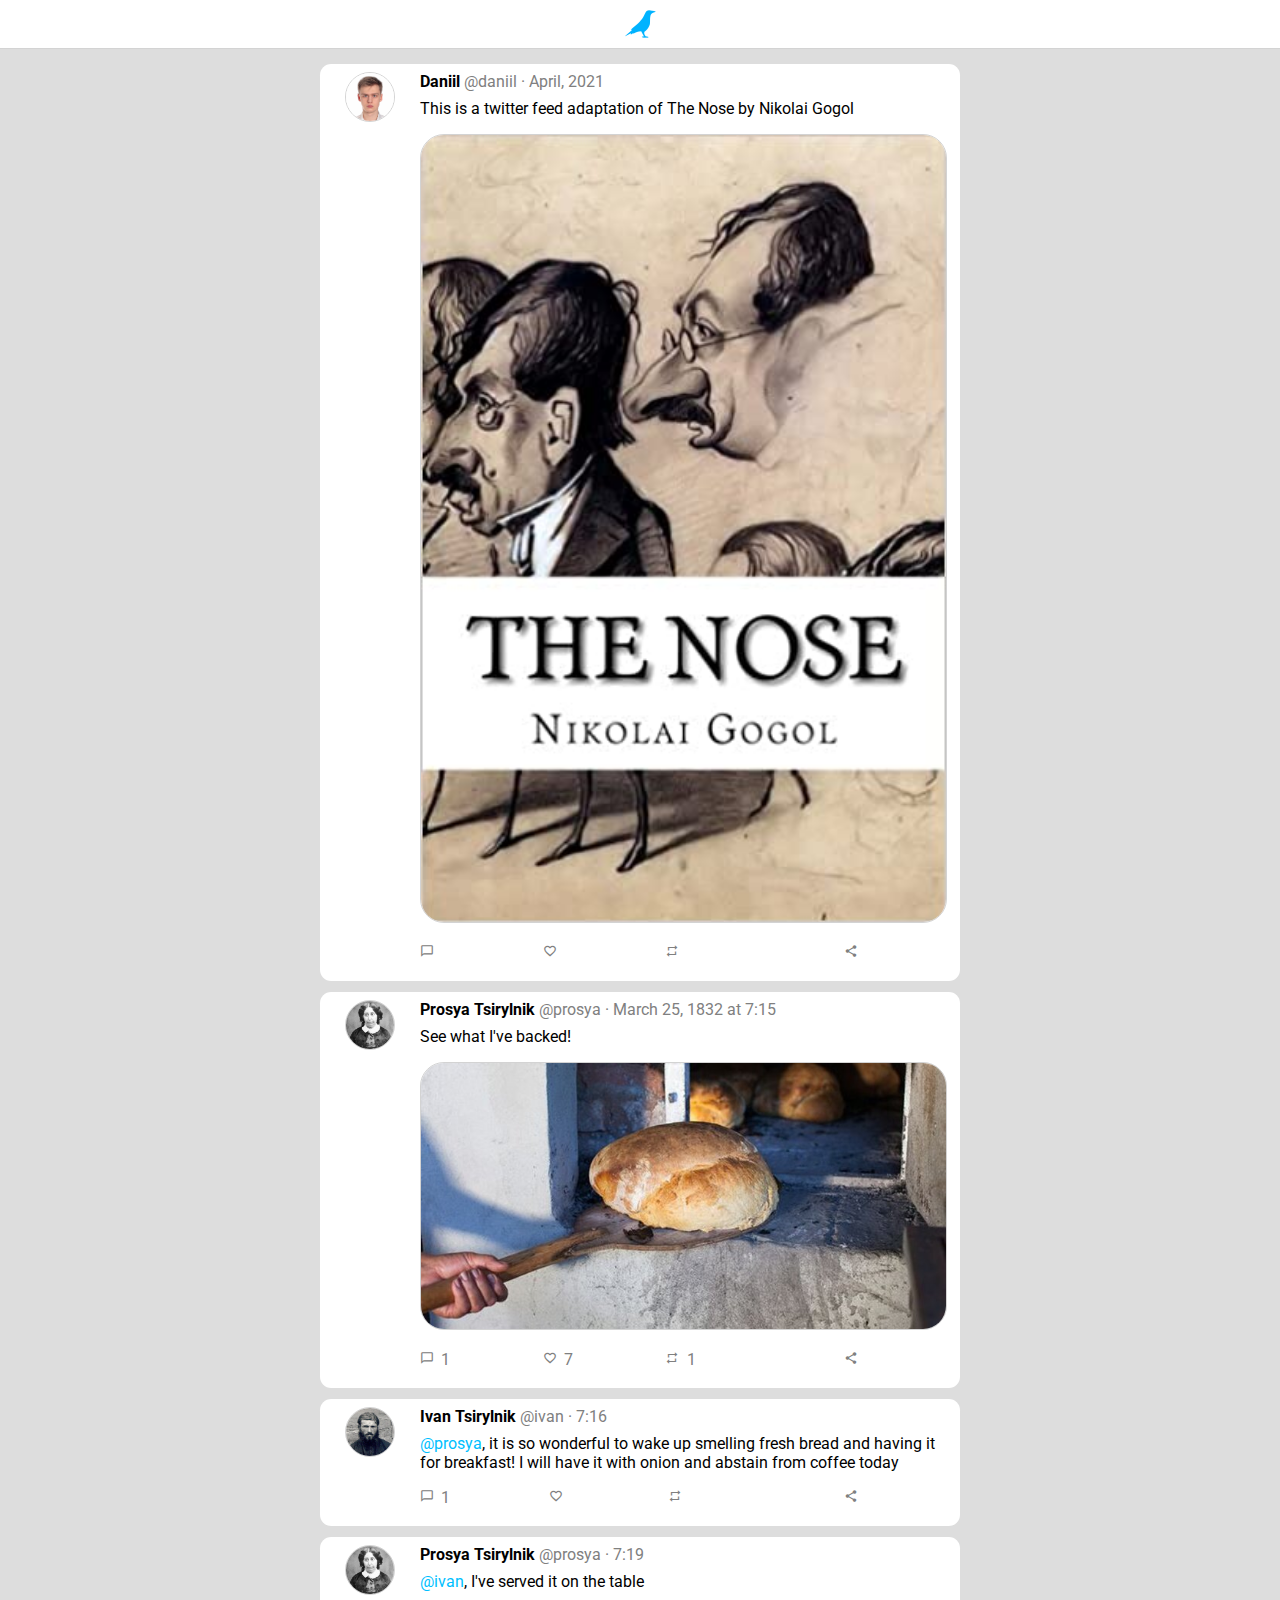
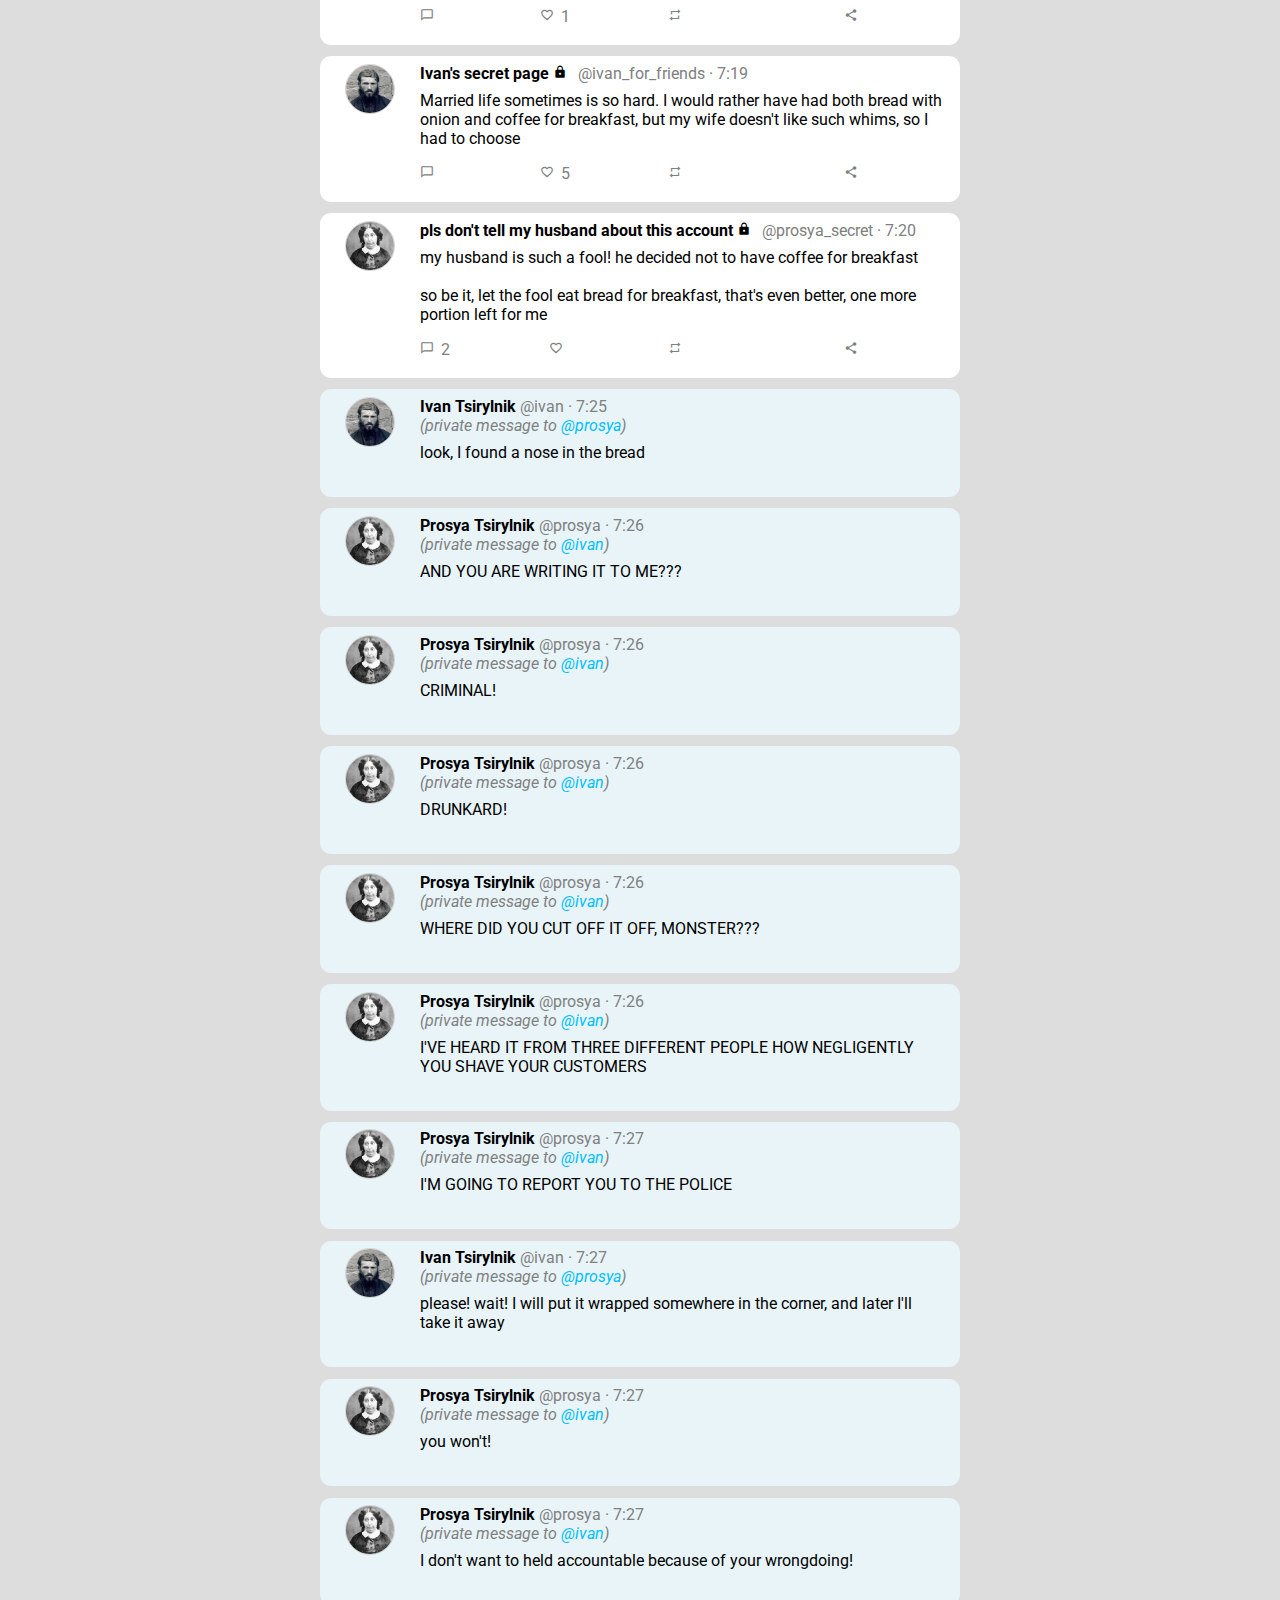
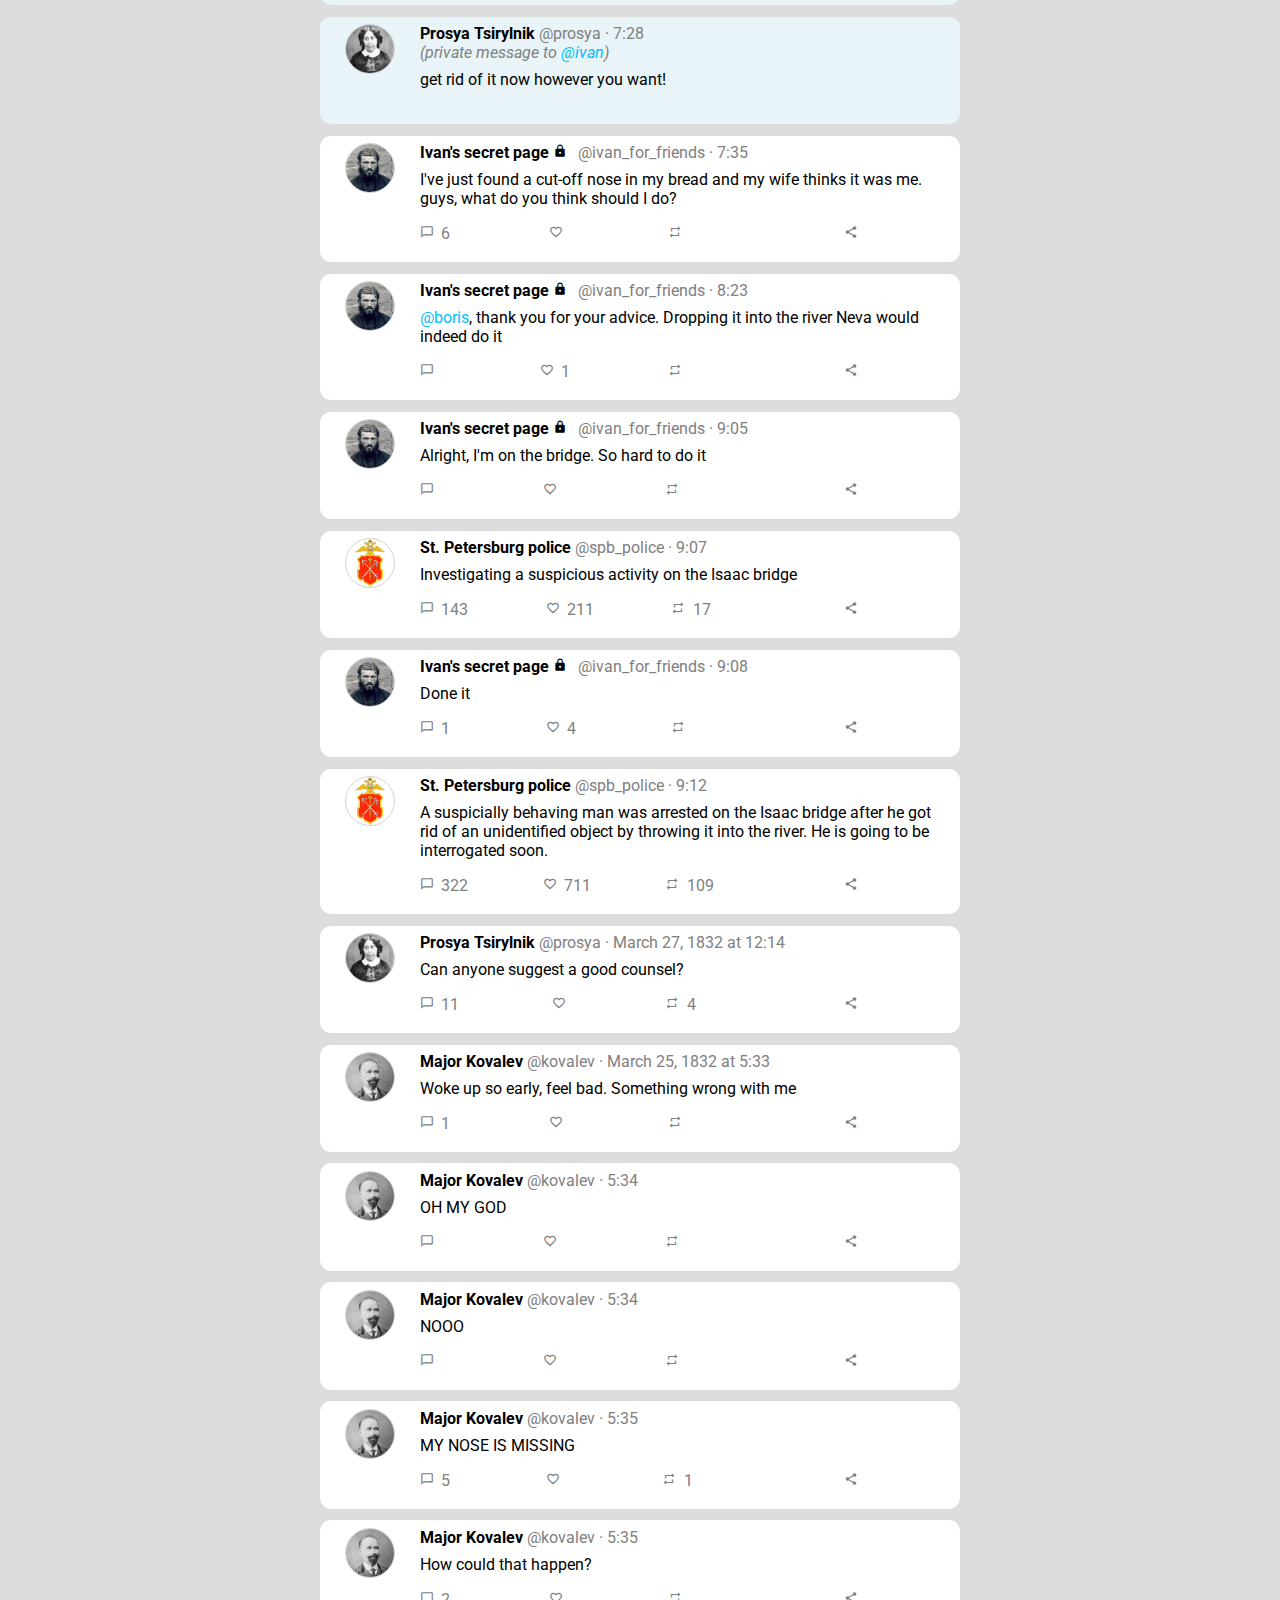
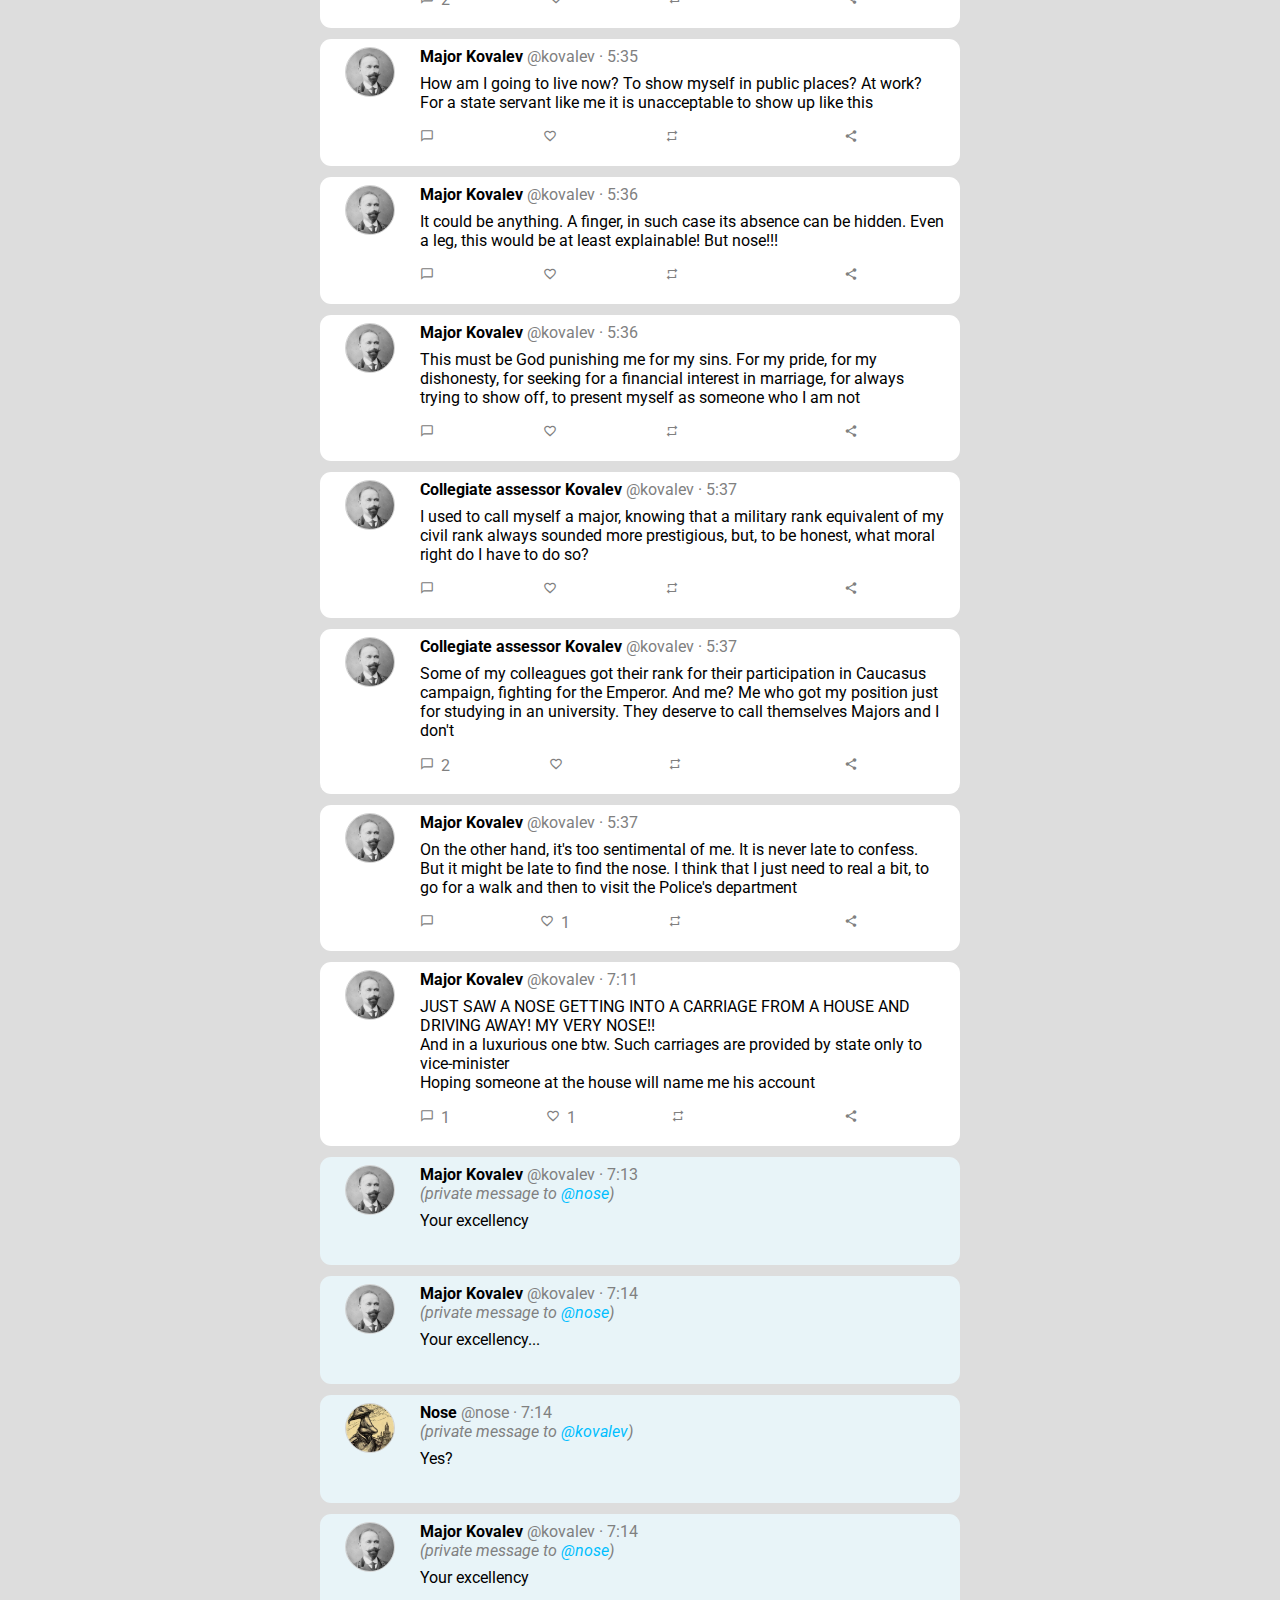
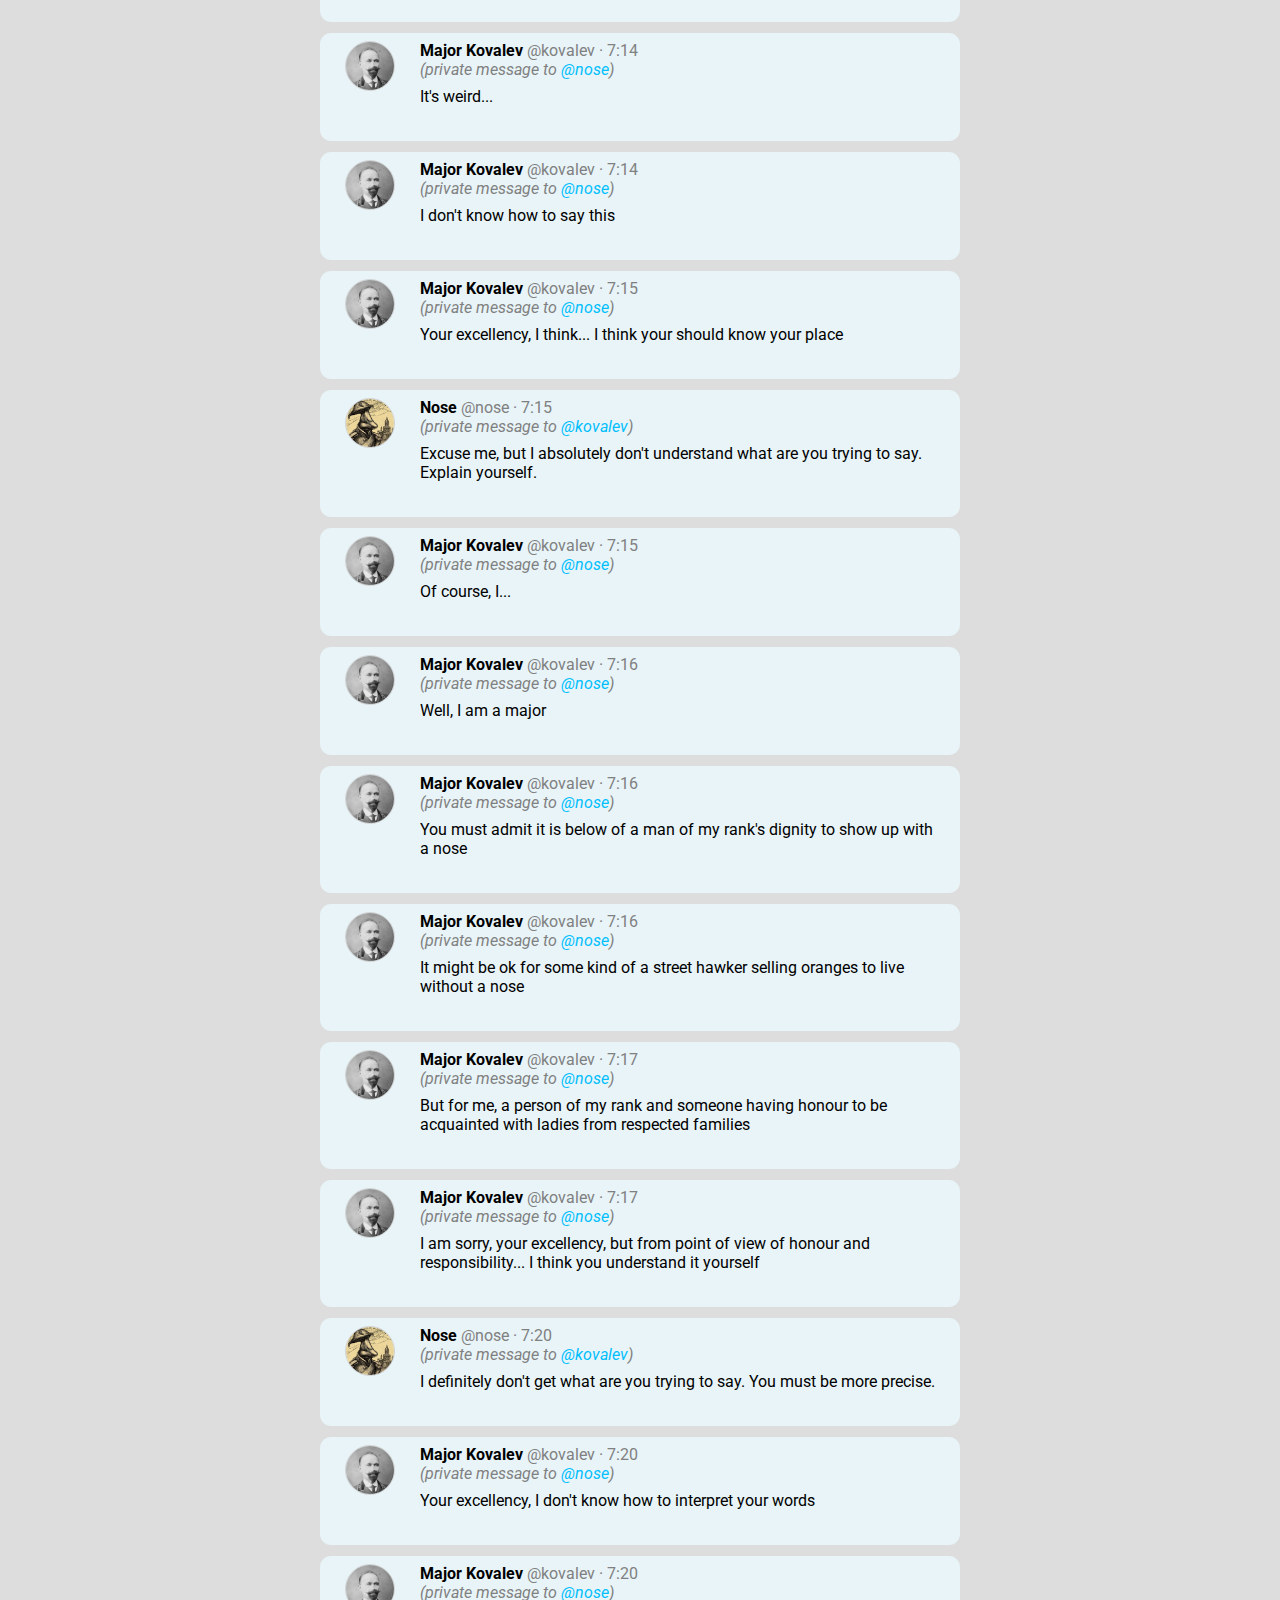
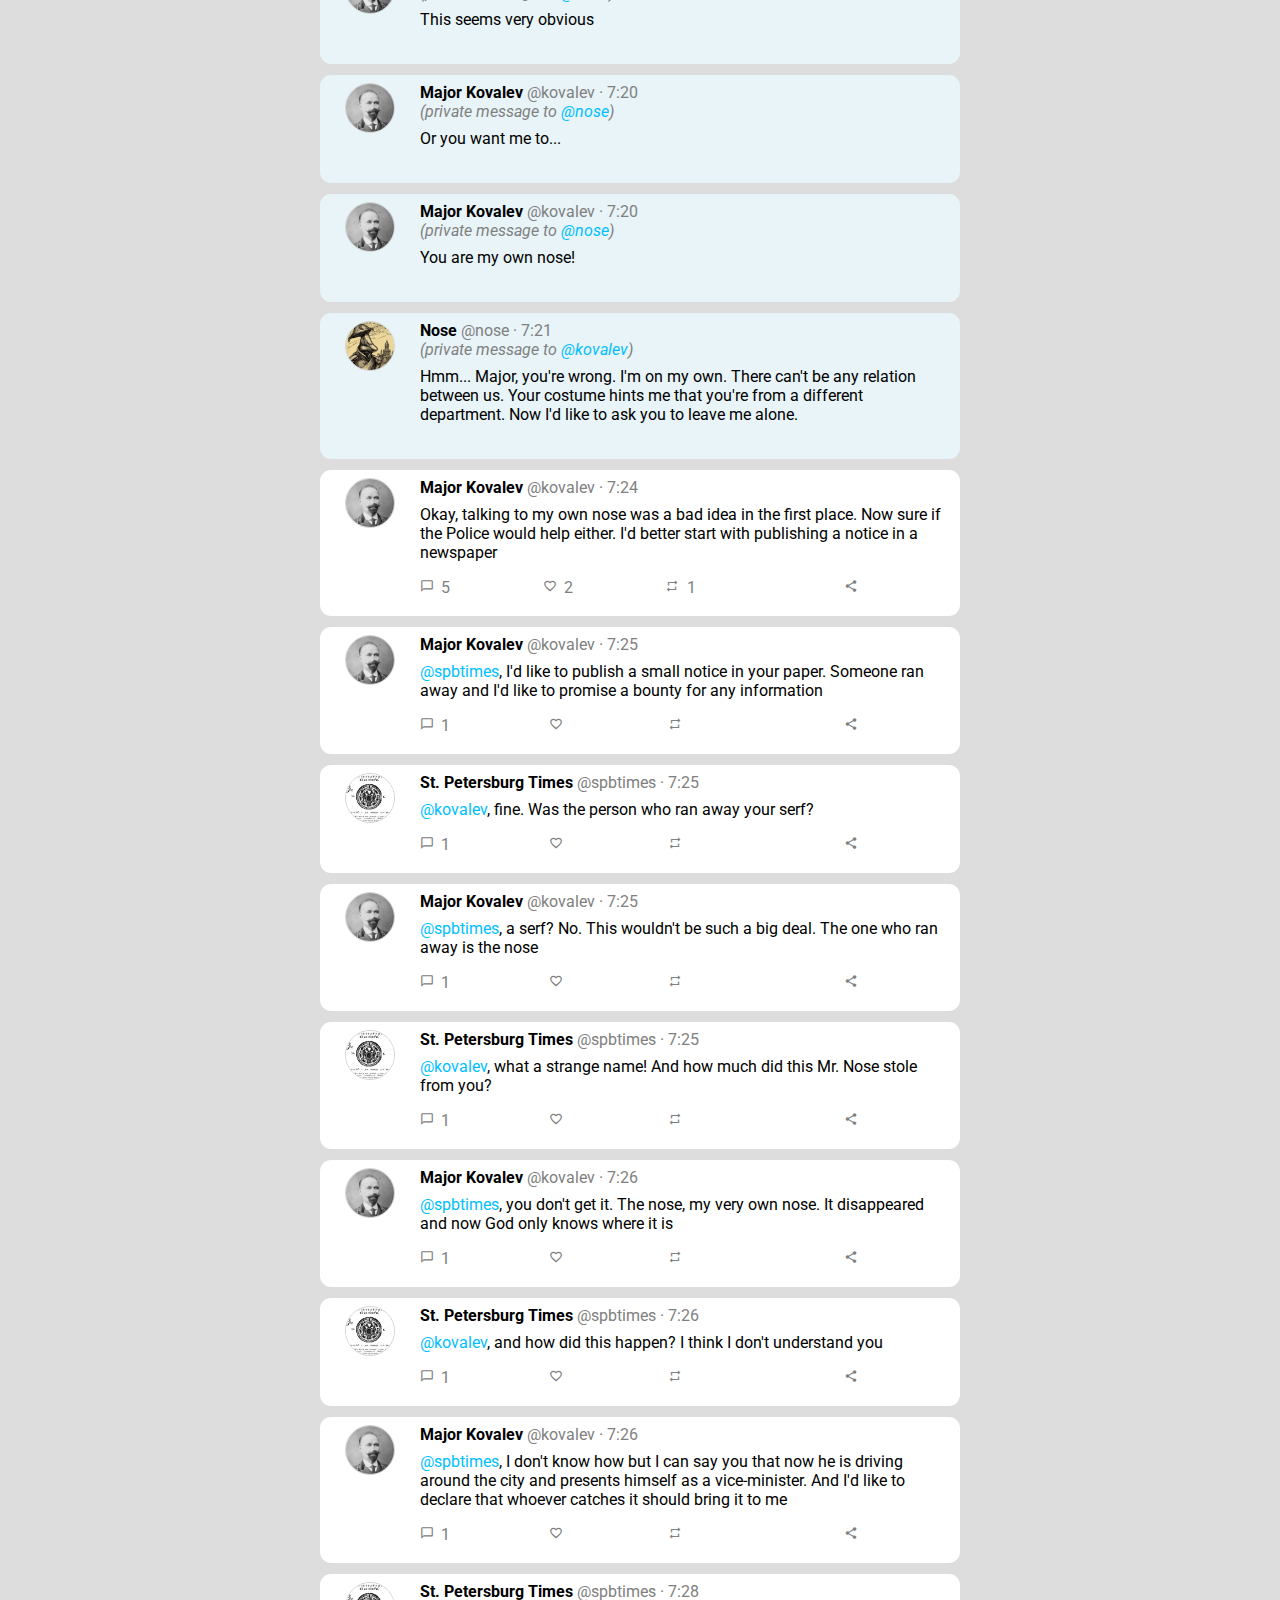
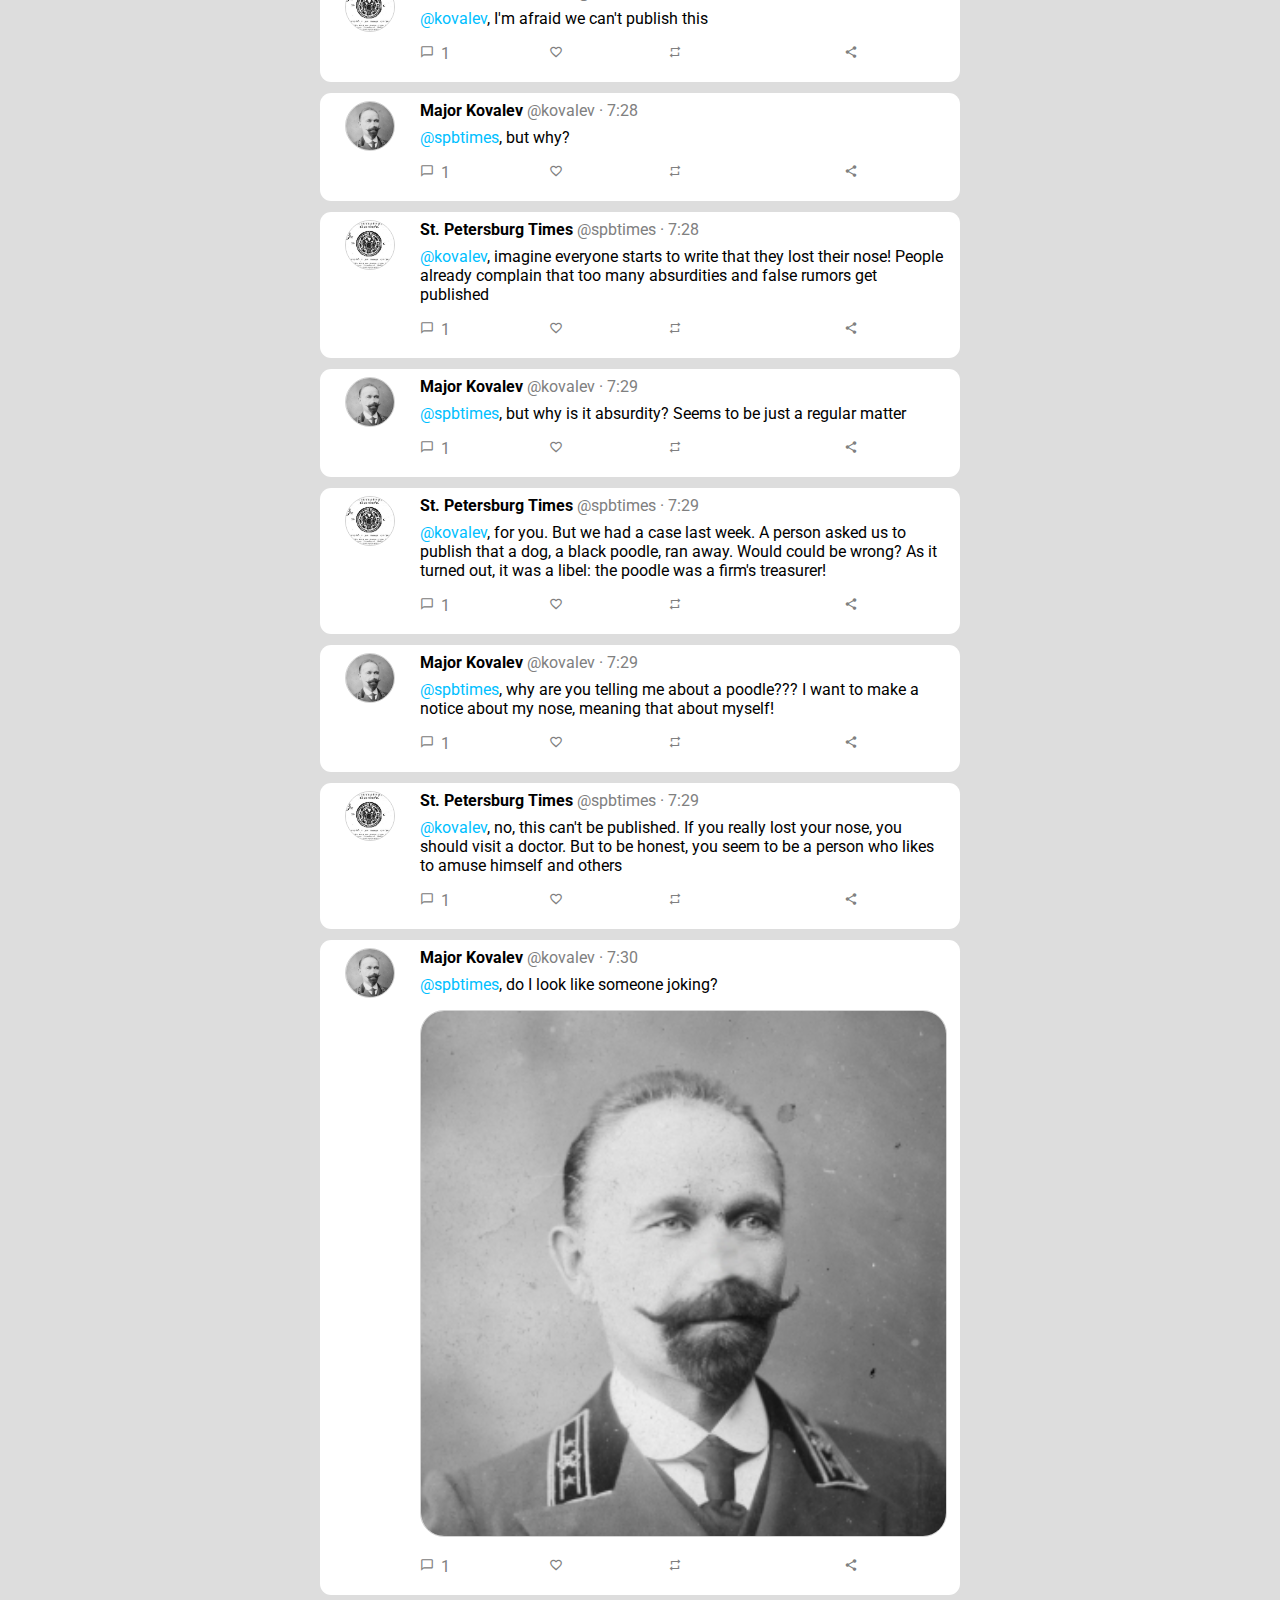
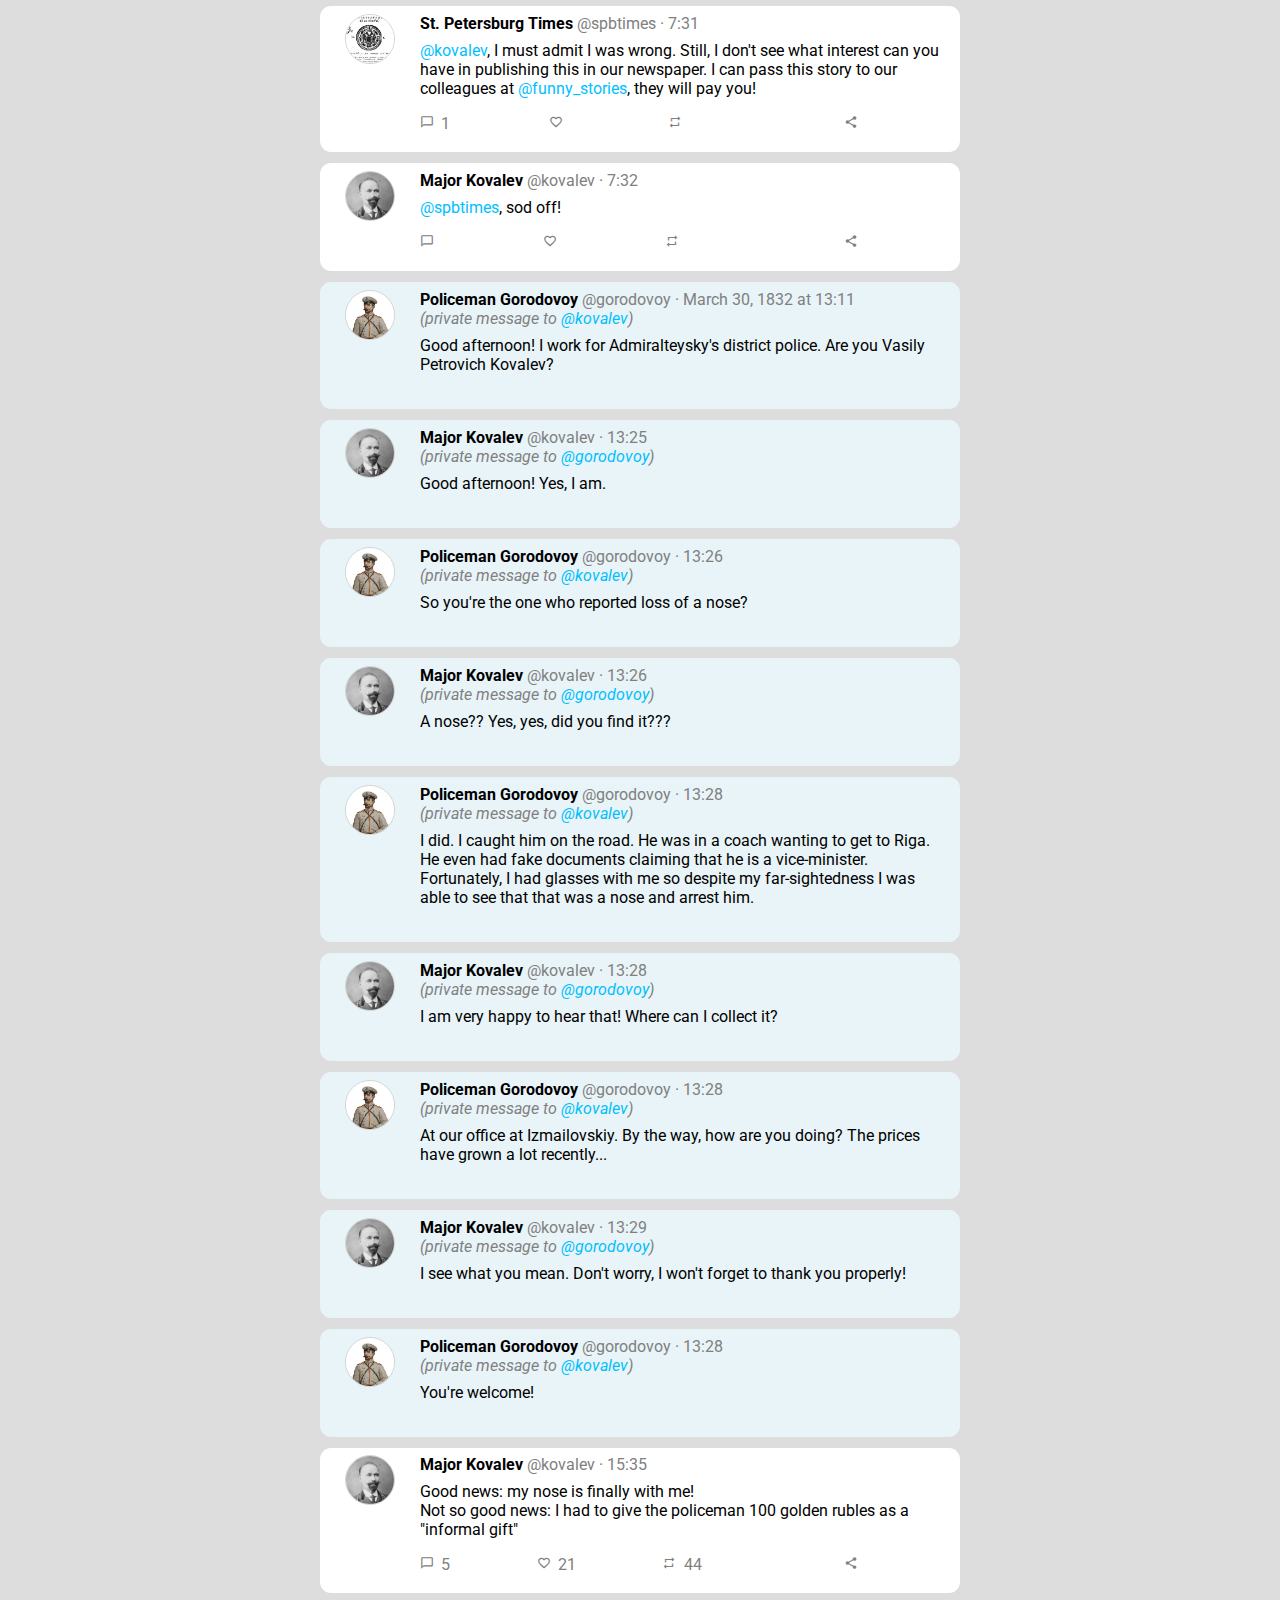
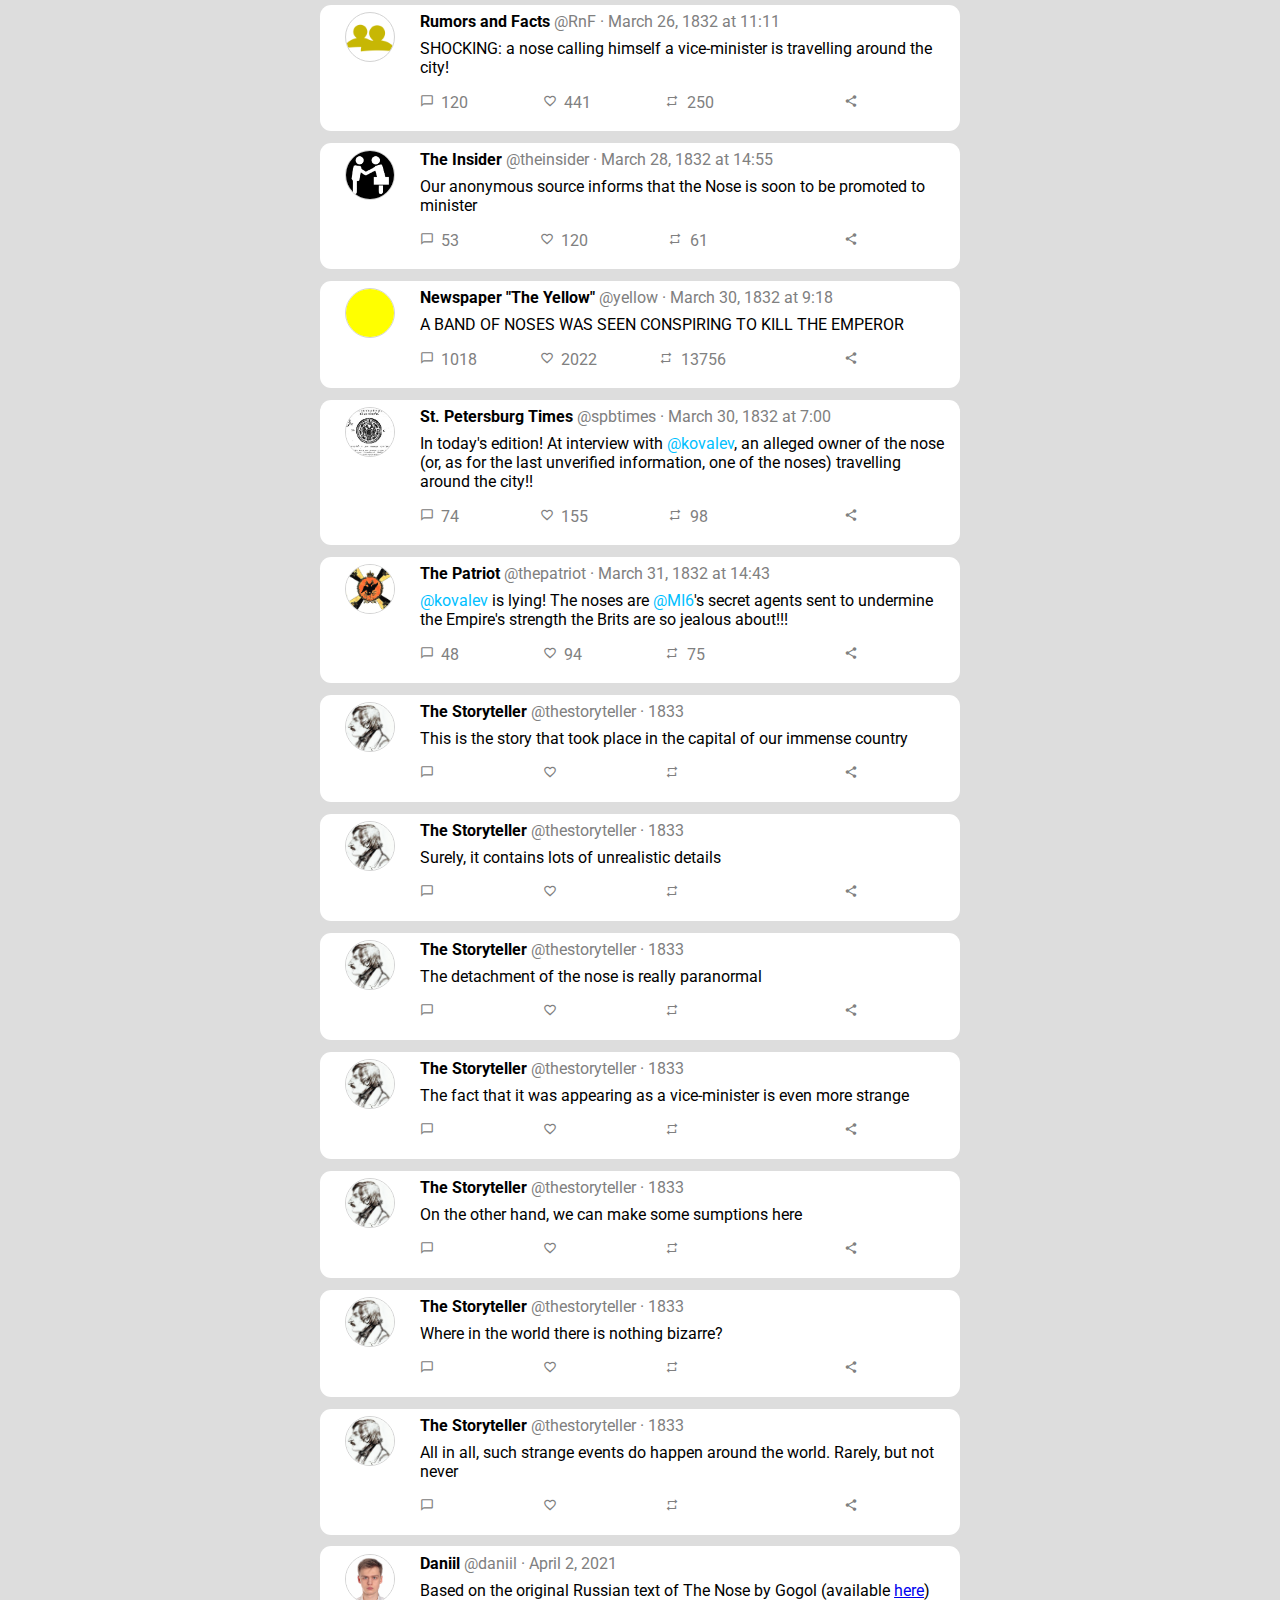
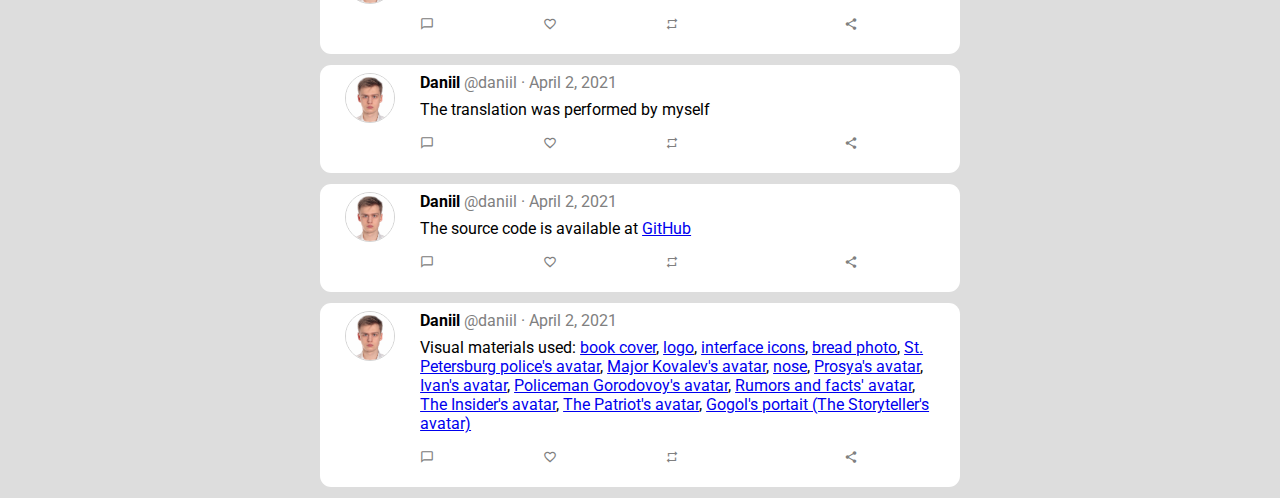
<file: index.html>
<!DOCTYPE html>
<html lang="en">
<head>
    <meta charset="UTF-8">
    <link href="https://fonts.gstatic.com" rel="preconnect">
    <link href="https://fonts.googleapis.com/css2?family=Roboto&display=swap" rel="stylesheet">
    <link href="https://fonts.googleapis.com/icon?family=Material+Icons"
          rel="stylesheet">
    <link href="https://fonts.googleapis.com/icon?family=Material+Icons"
          rel="stylesheet">
    <link href="index.css" rel="stylesheet">

</head>
<body>
<div id="header">
    <center>
        <img id="logo" src="logo.png">
    </center>

</div>
<div id="main">


    <div class="tweet_wrapper">
        <table>
            <td class="table-left" valign="top">
                <img class="avatar"
                     src="me.JPG">
            </td>
            <td class="table-right">
                <b>Daniil</b> <span class="gray">@daniil · April, 2021</span>
                <br>

                <div class="tweet">
                    <span class="tweet-text">This is a twitter feed adaptation of The Nose by Nikolai Gogol</span>
                    <img class="image" src="cover.jpg">

                    <div class="interactions">
                        <span><span class="material-icons">chat_bubble_outline</span></span>
                        <span><span class="material-icons">favorite_border</span></span>
                        <span><span class="material-icons">repeat</span></span>
                        <span><span class="material-icons">ios_share</span></span>
                    </div>
                </div>


            </td>
        </table>

    </div>



    <div class="tweet_wrapper">
        <table>
            <td class="table-left" valign="top">
                <img class="avatar"
                     src="prosya.png">
            </td>
            <td class="table-right">
                <b>Prosya Tsirylnik</b> <span class="gray">@prosya ·  March 25, 1832 at 7:15</span>
                <br>

                <div class="tweet">
                    <span class="tweet-text">See what I've backed!</span>

                    <img class="image" src="bread.jpg">


                    <div class="interactions">
                        <span><span class="material-icons">chat_bubble_outline</span>1</span>
                        <span><span class="material-icons">favorite_border</span>7</span>
                        <span><span class="material-icons">repeat</span>1</span>
                        <span><span class="material-icons">ios_share</span></span>
                    </div>
                </div>


            </td>
        </table>

    </div>
    <div class="tweet_wrapper">
        <table>
            <td class="table-left" valign="top">
                <img class="avatar"
                     src="ivan.png">
            </td>
            <td class="table-right">
                <b>Ivan Tsirylnik</b> <span class="gray">@ivan · 7:16</span>
                <br>

                <div class="tweet">
                    <span class="tweet-text"><span class="mention">@prosya</span>, it is so wonderful to wake up smelling fresh bread and having it for breakfast! I will have it with onion and abstain from coffee today</span>

                    <div class="interactions">
                        <span><span class="material-icons">chat_bubble_outline</span>1</span>
                        <span><span class="material-icons">favorite_border</span></span>
                        <span><span class="material-icons">repeat</span></span>
                        <span><span class="material-icons">ios_share</span></span>
                    </div>
                </div>


            </td>
        </table>

    </div>
    <div class="tweet_wrapper">
        <table>
            <td class="table-left" valign="top">
                <img class="avatar"
                     src="prosya.png">
            </td>
            <td class="table-right">
                <b>Prosya Tsirylnik</b> <span class="gray">@prosya · 7:19</span>
                <br>

                <div class="tweet">
                    <span class="tweet-text"><span class="mention">@ivan</span>, I've served it on the table</span>

                    <div class="interactions">
                        <span><span class="material-icons">chat_bubble_outline</span></span>
                        <span><span class="material-icons">favorite_border</span>1</span>
                        <span><span class="material-icons">repeat</span></span>
                        <span><span class="material-icons">ios_share</span></span>
                    </div>
                </div>


            </td>
        </table>

    </div>

    <div class="tweet_wrapper">
        <table>
            <td class="table-left" valign="top">
                <img class="avatar"
                     src="ivan.png">
            </td>
            <td class="table-right">
                <b>Ivan's secret page <span class="material-icons">lock</span> </b> <span class="gray">@ivan_for_friends · 7:19</span>
                <br>

                <div class="tweet">
                    <span class="tweet-text">Married life sometimes is so hard. I would rather have had both bread with onion and coffee for breakfast, but my wife doesn't like such whims, so I had to choose</span>

                    <div class="interactions">
                        <span><span class="material-icons">chat_bubble_outline</span></span>
                        <span><span class="material-icons">favorite_border</span>5</span>
                        <span><span class="material-icons">repeat</span></span>
                        <span><span class="material-icons">ios_share</span></span>
                    </div>
                </div>


            </td>
        </table>

    </div>

    <div class="tweet_wrapper">
        <table>
            <td class="table-left" valign="top">
                <img class="avatar"
                     src="prosya.png">
            </td>
            <td class="table-right">
                <b>pls don't tell my husband about this account <span class="material-icons">lock</span></b> <span
                    class="gray">@prosya_secret · 7:20</span>
                <br>

                <div class="tweet">
                    <span class="tweet-text">my husband is such a fool! he decided not to have coffee for breakfast
                    <br>
                    <br>
                        so be it, let the fool eat bread for breakfast, that's even better, one more portion left for me
                    </span>

                    <div class="interactions">
                        <span><span class="material-icons">chat_bubble_outline</span>2</span>
                        <span><span class="material-icons">favorite_border</span></span>
                        <span><span class="material-icons">repeat</span></span>
                        <span><span class="material-icons">ios_share</span></span>
                    </div>
                </div>


            </td>
        </table>

    </div>

    <div class="tweet_wrapper">
        <table class="m">
            <td class="table-left" valign="top">
                <img class="avatar"
                     src="ivan.png">
            </td>
            <td class="table-right">
                <b>Ivan Tsirylnik</b> <span class="gray">@ivan · 7:25 </span>
                <br>

                <div class="tweet">

                    <i class="gray meta">  (private message to <span class="mention">@prosya</span>)</i>
                    <br>
                    <span class="tweet-text">look, I found a nose in the bread</span>


                    <div class="interactions">

                    </div>
                </div>


            </td>
        </table>

    </div>
    <div class="tweet_wrapper">
        <table class="m">
            <td class="table-left" valign="top">
                <img class="avatar"
                     src="prosya.png">
            </td>
            <td class="table-right">
                <b>Prosya Tsirylnik</b> <span class="gray">@prosya · 7:26</span>
                <br>

                <div class="tweet">

                    <i class="gray meta">(private message to <span class="mention">@ivan</span>)</i>
                    <br>
                    <span class="tweet-text">AND YOU ARE WRITING IT TO ME???</span>


                    <div class="interactions">

                    </div>
                </div>


            </td>
        </table>

    </div>
    <div class="tweet_wrapper">
        <table class="m">
            <td class="table-left" valign="top">
                <img class="avatar"
                     src="prosya.png">
            </td>
            <td class="table-right">
                <b>Prosya Tsirylnik</b> <span class="gray">@prosya · 7:26</span>
                <br>

                <div class="tweet">

                    <i class="gray meta">(private message to <span class="mention">@ivan</span>)</i>
                    <br>
                    <span class="tweet-text">CRIMINAL!</span>


                    <div class="interactions">

                    </div>
                </div>


            </td>
        </table>

    </div>
    <div class="tweet_wrapper">
        <table class="m">
            <td class="table-left" valign="top">
                <img class="avatar"
                     src="prosya.png">
            </td>
            <td class="table-right">
                <b>Prosya Tsirylnik</b> <span class="gray">@prosya · 7:26</span>
                <br>

                <div class="tweet">

                    <i class="gray meta">(private message to <span class="mention">@ivan</span>)</i>
                    <br>
                    <span class="tweet-text">DRUNKARD!</span>


                    <div class="interactions">

                    </div>
                </div>


            </td>
        </table>

    </div>
    <div class="tweet_wrapper">
        <table class="m">
            <td class="table-left" valign="top">
                <img class="avatar"
                     src="prosya.png">
            </td>
            <td class="table-right">
                <b>Prosya Tsirylnik</b> <span class="gray">@prosya · 7:26</span>
                <br>

                <div class="tweet">

                    <i class="gray meta">(private message to <span class="mention">@ivan</span>)</i>
                    <br>
                    <span class="tweet-text">WHERE DID YOU CUT OFF IT OFF, MONSTER???</span>


                    <div class="interactions">

                    </div>
                </div>


            </td>
        </table>

    </div>
    <div class="tweet_wrapper">
        <table class="m">
            <td class="table-left" valign="top">
                <img class="avatar"
                     src="prosya.png">
            </td>
            <td class="table-right">
                <b>Prosya Tsirylnik</b> <span class="gray">@prosya · 7:26</span>
                <br>

                <div class="tweet">

                    <i class="gray meta">(private message to <span class="mention">@ivan</span>)</i>
                    <br>
                    <span class="tweet-text">I'VE HEARD IT FROM THREE DIFFERENT PEOPLE HOW NEGLIGENTLY YOU SHAVE YOUR CUSTOMERS</span>


                    <div class="interactions">

                    </div>
                </div>


            </td>
        </table>

    </div>
    <div class="tweet_wrapper">
        <table class="m">
            <td class="table-left" valign="top">
                <img class="avatar"
                     src="prosya.png">
            </td>
            <td class="table-right">
                <b>Prosya Tsirylnik</b> <span class="gray">@prosya · 7:27</span>
                <br>

                <div class="tweet">

                    <i class="gray meta">(private message to <span class="mention">@ivan</span>)</i>
                    <br>
                    <span class="tweet-text">I'M GOING TO REPORT YOU TO THE POLICE</span>


                    <div class="interactions">

                    </div>
                </div>


            </td>
        </table>

    </div>
    <div class="tweet_wrapper">
        <table class="m">
            <td class="table-left" valign="top">
                <img class="avatar"
                     src="ivan.png">
            </td>
            <td class="table-right">
                <b>Ivan Tsirylnik</b> <span class="gray">@ivan · 7:27</span>
                <br>

                <div class="tweet">

                    <i class="gray meta">(private message to <span class="mention">@prosya</span>)</i>
                    <br>
                    <span class="tweet-text">please! wait! I will put it wrapped somewhere in the corner, and later I'll take it away</span>


                    <div class="interactions">

                    </div>
                </div>


            </td>
        </table>

    </div>
    <div class="tweet_wrapper">
        <table class="m">
            <td class="table-left" valign="top">
                <img class="avatar"
                     src="prosya.png">
            </td>
            <td class="table-right">
                <b>Prosya Tsirylnik</b> <span class="gray">@prosya · 7:27</span>
                <br>

                <div class="tweet">

                    <i class="gray meta">(private message to <span class="mention">@ivan</span>)</i>
                    <br>
                    <span class="tweet-text">you won't!</span>


                    <div class="interactions">

                    </div>
                </div>


            </td>
        </table>

    </div>
    <div class="tweet_wrapper">
        <table class="m">
            <td class="table-left" valign="top">
                <img class="avatar"
                     src="prosya.png">
            </td>
            <td class="table-right">
                <b>Prosya Tsirylnik</b> <span class="gray">@prosya · 7:27</span>
                <br>

                <div class="tweet">

                    <i class="gray meta">(private message to <span class="mention">@ivan</span>)</i>
                    <br>
                    <span class="tweet-text">I don't want to held accountable because of your wrongdoing!</span>


                    <div class="interactions">

                    </div>
                </div>


            </td>
        </table>

    </div>
    <div class="tweet_wrapper">
        <table class="m">
            <td class="table-left" valign="top">
                <img class="avatar"
                     src="prosya.png">
            </td>
            <td class="table-right">
                <b>Prosya Tsirylnik</b> <span class="gray">@prosya · 7:28</span>
                <br>

                <div class="tweet">

                    <i class="gray meta">(private message to <span class="mention">@ivan</span>)</i>
                    <br>
                    <span class="tweet-text">get rid of it now however you want!</span>


                    <div class="interactions">

                    </div>
                </div>


            </td>
        </table>

    </div>

    <div class="tweet_wrapper">
        <table>
            <td class="table-left" valign="top">
                <img class="avatar"
                     src="ivan.png">
            </td>
            <td class="table-right">
                <b>Ivan's secret page <span class="material-icons">lock</span> </b> <span class="gray">@ivan_for_friends · 7:35</span>
                <br>

                <div class="tweet">
                    <span class="tweet-text">I've just found a cut-off nose in my bread and my wife thinks it was me. guys, what do you think should I do?</span>

                    <div class="interactions">
                        <span><span class="material-icons">chat_bubble_outline</span>6</span>
                        <span><span class="material-icons">favorite_border</span></span>
                        <span><span class="material-icons">repeat</span></span>
                        <span><span class="material-icons">ios_share</span></span>
                    </div>
                </div>


            </td>
        </table>

    </div>
    <div class="tweet_wrapper">
        <table >
            <td class="table-left" valign="top">
                <img class="avatar"
                     src="ivan.png">
            </td>
            <td class="table-right">
                <b>Ivan's secret page <span class="material-icons">lock</span> </b> <span class="gray">@ivan_for_friends · 8:23</span>
                <br>

                <div class="tweet">
                    <span class="tweet-text"><span class="mention">@boris</span>, thank you for your advice. Dropping it into the river Neva would indeed do it</span>

                    <div class="interactions">
                        <span><span class="material-icons">chat_bubble_outline</span></span>
                        <span><span class="material-icons">favorite_border</span>1</span>
                        <span><span class="material-icons">repeat</span></span>
                        <span><span class="material-icons">ios_share</span></span>
                    </div>
                </div>


            </td>
        </table>

    </div>

    <div class="tweet_wrapper">
        <table>
            <td class="table-left" valign="top">
                <img class="avatar"
                     src="ivan.png">
            </td>
            <td class="table-right">
                <b>Ivan's secret page <span class="material-icons">lock</span> </b> <span class="gray">@ivan_for_friends · 9:05</span>
                <br>

                <div class="tweet">
                    <span class="tweet-text">Alright, I'm on the bridge. So hard to do it</span>

                    <div class="interactions">
                        <span><span class="material-icons">chat_bubble_outline</span></span>
                        <span><span class="material-icons">favorite_border</span></span>
                        <span><span class="material-icons">repeat</span></span>
                        <span><span class="material-icons">ios_share</span></span>
                    </div>
                </div>


            </td>
        </table>

    </div>
    <div class="tweet_wrapper">
        <table>
            <td class="table-left" valign="top">
                <img class="avatar"
                     src="spb_police.png">
            </td>
            <td class="table-right">
                <b>St. Petersburg police</b> <span class="gray">@spb_police · 9:07</span>
                <br>

                <div class="tweet">
                    <span class="tweet-text">Investigating a suspicious activity on the Isaac bridge</span>

                    <div class="interactions">
                        <span><span class="material-icons">chat_bubble_outline</span>143</span>
                        <span><span class="material-icons">favorite_border</span>211</span>
                        <span><span class="material-icons">repeat</span>17</span>
                        <span><span class="material-icons">ios_share</span></span>
                    </div>
                </div>


            </td>
        </table>

    </div>
    <div class="tweet_wrapper">
        <table>
            <td class="table-left" valign="top">
                <img class="avatar"
                     src="ivan.png">
            </td>
            <td class="table-right">
                <b>Ivan's secret page <span class="material-icons">lock</span> </b> <span class="gray">@ivan_for_friends · 9:08</span>
                <br>

                <div class="tweet">
                    <span class="tweet-text">Done it</span>

                    <div class="interactions">
                        <span><span class="material-icons">chat_bubble_outline</span>1</span>
                        <span><span class="material-icons">favorite_border</span>4</span>
                        <span><span class="material-icons">repeat</span></span>
                        <span><span class="material-icons">ios_share</span></span>
                    </div>
                </div>


            </td>
        </table>

    </div>
    <div class="tweet_wrapper">
        <table>
            <td class="table-left" valign="top">
                <img class="avatar"
                     src="spb_police.png">
            </td>
            <td class="table-right">
                <b>St. Petersburg police</b> <span class="gray">@spb_police · 9:12</span>
                <br>

                <div class="tweet">
                    <span class="tweet-text">A suspicially behaving man was arrested on the Isaac bridge after he got rid of an unidentified object by throwing it into the river. He is going to be interrogated soon.</span>

                    <div class="interactions">
                        <span><span class="material-icons">chat_bubble_outline</span>322</span>
                        <span><span class="material-icons">favorite_border</span>711</span>
                        <span><span class="material-icons">repeat</span>109</span>
                        <span><span class="material-icons">ios_share</span></span>
                    </div>
                </div>


            </td>
        </table>

    </div>

    <div class="tweet_wrapper">
        <table>
            <td class="table-left" valign="top">
                <img class="avatar"
                     src="prosya.png">
            </td>
            <td class="table-right">
                <b>Prosya Tsirylnik</b> <span class="gray">@prosya ·  March 27, 1832 at 12:14</span>
                <br>

                <div class="tweet">
                    <span class="tweet-text">Can anyone suggest a good counsel? </span>


                    <div class="interactions">
                        <span><span class="material-icons">chat_bubble_outline</span>11</span>
                        <span><span class="material-icons">favorite_border</span></span>
                        <span><span class="material-icons">repeat</span>4</span>
                        <span><span class="material-icons">ios_share</span></span>
                    </div>
                </div>


            </td>
        </table>

    </div>

    <div class="tweet_wrapper">
        <table>
            <td class="table-left" valign="top">
                <img class="avatar"
                     src="kovalev.jpg">
            </td>
            <td class="table-right">
                <b>Major Kovalev</b> <span class="gray">@kovalev ·  March 25, 1832 at 5:33</span>
                <br>

                <div class="tweet">
                    <span class="tweet-text">Woke up so early, feel bad. Something wrong with me</span>


                    <div class="interactions">
                        <span><span class="material-icons">chat_bubble_outline</span>1</span>
                        <span><span class="material-icons">favorite_border</span></span>
                        <span><span class="material-icons">repeat</span></span>
                        <span><span class="material-icons">ios_share</span></span>
                    </div>
                </div>


            </td>
        </table>

    </div>
    <div class="tweet_wrapper">
        <table>
            <td class="table-left" valign="top">
                <img class="avatar"
                     src="kovalev_noseless.jpg">
            </td>
            <td class="table-right">
                <b>Major Kovalev</b> <span class="gray">@kovalev ·  5:34</span>
                <br>

                <div class="tweet">
                    <span class="tweet-text">OH MY GOD</span>


                    <div class="interactions">
                        <span><span class="material-icons">chat_bubble_outline</span></span>
                        <span><span class="material-icons">favorite_border</span></span>
                        <span><span class="material-icons">repeat</span></span>
                        <span><span class="material-icons">ios_share</span></span>
                    </div>
                </div>


            </td>
        </table>

    </div>
    <div class="tweet_wrapper">
        <table>
            <td class="table-left" valign="top">
                <img class="avatar"
                     src="kovalev_noseless.jpg">
            </td>
            <td class="table-right">
                <b>Major Kovalev</b> <span class="gray">@kovalev ·  5:34</span>
                <br>

                <div class="tweet">
                    <span class="tweet-text">NOOO</span>


                    <div class="interactions">
                        <span><span class="material-icons">chat_bubble_outline</span></span>
                        <span><span class="material-icons">favorite_border</span></span>
                        <span><span class="material-icons">repeat</span></span>
                        <span><span class="material-icons">ios_share</span></span>
                    </div>
                </div>


            </td>
        </table>

    </div>
    <div class="tweet_wrapper">
        <table>
            <td class="table-left" valign="top">
                <img class="avatar"
                     src="kovalev_noseless.jpg">
            </td>
            <td class="table-right">
                <b>Major Kovalev</b> <span class="gray">@kovalev ·  5:35</span>
                <br>

                <div class="tweet">
                    <span class="tweet-text">MY NOSE IS MISSING</span>


                    <div class="interactions">
                        <span><span class="material-icons">chat_bubble_outline</span>5</span>
                        <span><span class="material-icons">favorite_border</span></span>
                        <span><span class="material-icons">repeat</span>1</span>
                        <span><span class="material-icons">ios_share</span></span>
                    </div>
                </div>


            </td>
        </table>

    </div>
    <div class="tweet_wrapper">
        <table>
            <td class="table-left" valign="top">
                <img class="avatar"
                     src="kovalev_noseless.jpg">
            </td>
            <td class="table-right">
                <b>Major Kovalev</b> <span class="gray">@kovalev ·  5:35</span>
                <br>

                <div class="tweet">
                    <span class="tweet-text">How could that happen?</span>


                    <div class="interactions">
                        <span><span class="material-icons">chat_bubble_outline</span>2</span>
                        <span><span class="material-icons">favorite_border</span></span>
                        <span><span class="material-icons">repeat</span></span>
                        <span><span class="material-icons">ios_share</span></span>
                    </div>
                </div>


            </td>
        </table>

    </div>
    <div class="tweet_wrapper">
        <table>
            <td class="table-left" valign="top">
                <img class="avatar"
                     src="kovalev_noseless.jpg">
            </td>
            <td class="table-right">
                <b>Major Kovalev</b> <span class="gray">@kovalev ·  5:35</span>
                <br>

                <div class="tweet">
                    <span class="tweet-text">How am I going to live now? To show myself in public places? At work? For a state servant like me it is unacceptable to show up like this</span>


                    <div class="interactions">
                        <span><span class="material-icons">chat_bubble_outline</span></span>
                        <span><span class="material-icons">favorite_border</span></span>
                        <span><span class="material-icons">repeat</span></span>
                        <span><span class="material-icons">ios_share</span></span>
                    </div>
                </div>


            </td>
        </table>

    </div>
    <div class="tweet_wrapper">
        <table>
            <td class="table-left" valign="top">
                <img class="avatar"
                     src="kovalev_noseless.jpg">
            </td>
            <td class="table-right">
                <b>Major Kovalev</b> <span class="gray">@kovalev ·  5:36</span>
                <br>

                <div class="tweet">
                    <span class="tweet-text">It could be anything. A finger, in such case its absence can be hidden. Even a leg, this would be at least explainable! But nose!!!</span>


                    <div class="interactions">
                        <span><span class="material-icons">chat_bubble_outline</span></span>
                        <span><span class="material-icons">favorite_border</span></span>
                        <span><span class="material-icons">repeat</span></span>
                        <span><span class="material-icons">ios_share</span></span>
                    </div>
                </div>


            </td>
        </table>

    </div>
    <div class="tweet_wrapper">
        <table>
            <td class="table-left" valign="top">
                <img class="avatar"
                     src="kovalev_noseless.jpg">
            </td>
            <td class="table-right">
                <b>Major Kovalev</b> <span class="gray">@kovalev ·  5:36</span>
                <br>

                <div class="tweet">
                    <span class="tweet-text">This must be God punishing me for my sins. For my pride, for my dishonesty, for seeking for a financial interest in marriage, for always trying to show off, to present myself as someone who I am not </span>


                    <div class="interactions">
                        <span><span class="material-icons">chat_bubble_outline</span></span>
                        <span><span class="material-icons">favorite_border</span></span>
                        <span><span class="material-icons">repeat</span></span>
                        <span><span class="material-icons">ios_share</span></span>
                    </div>
                </div>


            </td>
        </table>

    </div>
    <div class="tweet_wrapper">
        <table>
            <td class="table-left" valign="top">
                <img class="avatar"
                     src="kovalev_noseless.jpg">
            </td>
            <td class="table-right">
                <b>Collegiate assessor Kovalev</b> <span class="gray">@kovalev ·  5:37</span>
                <br>

                <div class="tweet">
                    <span class="tweet-text">I used to call myself a major, knowing that a military rank equivalent of my civil rank always sounded more prestigious, but, to be honest, what moral right do I have to do so?  </span>


                    <div class="interactions">
                        <span><span class="material-icons">chat_bubble_outline</span></span>
                        <span><span class="material-icons">favorite_border</span></span>
                        <span><span class="material-icons">repeat</span></span>
                        <span><span class="material-icons">ios_share</span></span>
                    </div>
                </div>


            </td>
        </table>

    </div>
    <div class="tweet_wrapper">
        <table>
            <td class="table-left" valign="top">
                <img class="avatar"
                     src="kovalev_noseless.jpg">
            </td>
            <td class="table-right">
                <b>Collegiate assessor Kovalev</b> <span class="gray">@kovalev ·  5:37</span>
                <br>

                <div class="tweet">
                    <span class="tweet-text">Some of my colleagues got their rank for their participation in Caucasus campaign, fighting for the Emperor. And me? Me who got my position just for studying in an university. They deserve to call themselves Majors and I don't </span>


                    <div class="interactions">
                        <span><span class="material-icons">chat_bubble_outline</span>2</span>
                        <span><span class="material-icons">favorite_border</span></span>
                        <span><span class="material-icons">repeat</span></span>
                        <span><span class="material-icons">ios_share</span></span>
                    </div>
                </div>


            </td>
        </table>

    </div>
    <div class="tweet_wrapper">
        <table>
            <td class="table-left" valign="top">
                <img class="avatar"
                     src="kovalev_noseless.jpg">
            </td>
            <td class="table-right">
                <b>Major Kovalev</b> <span class="gray">@kovalev ·  5:37</span>
                <br>

                <div class="tweet">
                    <span class="tweet-text">
                    On the other hand, it's too sentimental of me. It is never late to confess. But it might be late to find the nose. I think that I just need to real a bit, to go for a walk and then to visit the Police's department</span>


                    <div class="interactions">
                        <span><span class="material-icons">chat_bubble_outline</span></span>
                        <span><span class="material-icons">favorite_border</span>1</span>
                        <span><span class="material-icons">repeat</span></span>
                        <span><span class="material-icons">ios_share</span></span>
                    </div>
                </div>


            </td>
        </table>

    </div>
    <div class="tweet_wrapper">
        <table>
            <td class="table-left" valign="top">
                <img class="avatar"
                     src="kovalev_noseless.jpg">
            </td>
            <td class="table-right">
                <b>Major Kovalev</b> <span class="gray">@kovalev ·  7:11</span>
                <br>

                <div class="tweet">
                    <span class="tweet-text">
                        JUST SAW A NOSE GETTING INTO A CARRIAGE FROM A HOUSE AND DRIVING AWAY! MY VERY NOSE!!
                        <br>
                        And in a luxurious one btw. Such carriages are provided by state only to vice-minister
                        <br>
                        Hoping someone at the house will name me his account
                    </span>


                    <div class="interactions">
                        <span><span class="material-icons">chat_bubble_outline</span>1</span>
                        <span><span class="material-icons">favorite_border</span>1</span>
                        <span><span class="material-icons">repeat</span></span>
                        <span><span class="material-icons">ios_share</span></span>
                    </div>
                </div>


            </td>
        </table>

    </div>
    <div class="tweet_wrapper">
        <table class="m">
            <td class="table-left" valign="top">
                <img class="avatar"
                     src="kovalev_noseless.jpg">
            </td>
            <td class="table-right">
                <b>Major Kovalev</b> <span class="gray">@kovalev · 7:13</span>
                <br>

                <div class="tweet">

                    <i class="gray meta">(private message to <span class="mention">@nose</span>)</i>
                    <br>
                    <span class="tweet-text">Your excellency</span>


                    <div class="interactions">

                    </div>
                </div>


            </td>
        </table>

    </div>
    <div class="tweet_wrapper">
        <table class="m">
            <td class="table-left" valign="top">
                <img class="avatar"
                     src="kovalev_noseless.jpg">
            </td>
            <td class="table-right">
                <b>Major Kovalev</b> <span class="gray">@kovalev · 7:14</span>
                <br>

                <div class="tweet">

                    <i class="gray meta">(private message to <span class="mention">@nose</span>)</i>
                    <br>
                    <span class="tweet-text">Your excellency...</span>


                    <div class="interactions">

                    </div>
                </div>


            </td>
        </table>

    </div>

    <div class="tweet_wrapper">
        <table class="m">
            <td class="table-left" valign="top">
                <img class="avatar"
                     src="nose.jpg">
            </td>
            <td class="table-right">
                <b>Nose</b> <span class="gray">@nose · 7:14</span>
                <br>

                <div class="tweet">

                    <i class="gray meta">(private message to <span class="mention">@kovalev</span>)</i>
                    <br>
                    <span class="tweet-text">Yes?</span>


                    <div class="interactions">

                    </div>
                </div>


            </td>
        </table>

    </div>

    <div class="tweet_wrapper">
        <table class="m">
            <td class="table-left" valign="top">
                <img class="avatar"
                     src="kovalev_noseless.jpg">
            </td>
            <td class="table-right">
                <b>Major Kovalev</b> <span class="gray">@kovalev · 7:14</span>
                <br>

                <div class="tweet">

                    <i class="gray meta">(private message to <span class="mention">@nose</span>)</i>
                    <br>
                    <span class="tweet-text">Your excellency</span>


                    <div class="interactions">

                    </div>
                </div>


            </td>
        </table>

    </div>
    <div class="tweet_wrapper">
        <table class="m">
            <td class="table-left" valign="top">
                <img class="avatar"
                     src="kovalev_noseless.jpg">
            </td>
            <td class="table-right">
                <b>Major Kovalev</b> <span class="gray">@kovalev · 7:14</span>
                <br>

                <div class="tweet">

                    <i class="gray meta">(private message to <span class="mention">@nose</span>)</i>
                    <br>
                    <span class="tweet-text">It's weird...</span>


                    <div class="interactions">

                    </div>
                </div>


            </td>
        </table>

    </div>
    <div class="tweet_wrapper">
        <table class="m">
            <td class="table-left" valign="top">
                <img class="avatar"
                     src="kovalev_noseless.jpg">
            </td>
            <td class="table-right">
                <b>Major Kovalev</b> <span class="gray">@kovalev · 7:14</span>
                <br>

                <div class="tweet">

                    <i class="gray meta">(private message to <span class="mention">@nose</span>)</i>
                    <br>
                    <span class="tweet-text">I don't know how to say this</span>


                    <div class="interactions">

                    </div>
                </div>


            </td>
        </table>

    </div>
    <div class="tweet_wrapper">
        <table class="m">
            <td class="table-left" valign="top">
                <img class="avatar"
                     src="kovalev_noseless.jpg">
            </td>
            <td class="table-right">
                <b>Major Kovalev</b> <span class="gray">@kovalev · 7:15</span>
                <br>

                <div class="tweet">

                    <i class="gray meta">(private message to <span class="mention">@nose</span>)</i>
                    <br>
                    <span class="tweet-text">Your excellency, I think... I think your should know your place</span>


                    <div class="interactions">

                    </div>
                </div>


            </td>
        </table>

    </div>


    <div class="tweet_wrapper">
        <table class="m">
            <td class="table-left" valign="top">
                <img class="avatar"
                     src="nose.jpg">
            </td>
            <td class="table-right">
                <b>Nose</b> <span class="gray">@nose · 7:15</span>
                <br>

                <div class="tweet">

                    <i class="gray meta">(private message to <span class="mention">@kovalev</span>)</i>
                    <br>
                    <span class="tweet-text">Excuse me, but I absolutely don't understand what are you trying to say. Explain yourself. </span>


                    <div class="interactions">

                    </div>
                </div>


            </td>
        </table>

    </div>

    <div class="tweet_wrapper">
        <table class="m">
            <td class="table-left" valign="top">
                <img class="avatar"
                     src="kovalev_noseless.jpg">
            </td>
            <td class="table-right">
                <b>Major Kovalev</b> <span class="gray">@kovalev · 7:15</span>
                <br>

                <div class="tweet">

                    <i class="gray meta">(private message to <span class="mention">@nose</span>)</i>
                    <br>
                    <span class="tweet-text">Of course, I...</span>


                    <div class="interactions">

                    </div>
                </div>


            </td>
        </table>

    </div>
    <div class="tweet_wrapper">
        <table class="m">
            <td class="table-left" valign="top">
                <img class="avatar"
                     src="kovalev_noseless.jpg">
            </td>
            <td class="table-right">
                <b>Major Kovalev</b> <span class="gray">@kovalev · 7:16</span>
                <br>

                <div class="tweet">

                    <i class="gray meta">(private message to <span class="mention">@nose</span>)</i>
                    <br>
                    <span class="tweet-text">Well, I am a major</span>


                    <div class="interactions">

                    </div>
                </div>


            </td>
        </table>

    </div>
    <div class="tweet_wrapper">
        <table class="m">
            <td class="table-left" valign="top">
                <img class="avatar"
                     src="kovalev_noseless.jpg">
            </td>
            <td class="table-right">
                <b>Major Kovalev</b> <span class="gray">@kovalev · 7:16</span>
                <br>

                <div class="tweet">

                    <i class="gray meta">(private message to <span class="mention">@nose</span>)</i>
                    <br>
                    <span class="tweet-text">You must admit it is below of a man of my rank's dignity to show up with a nose</span>


                    <div class="interactions">

                    </div>
                </div>


            </td>
        </table>

    </div>
    <div class="tweet_wrapper">
        <table class="m">
            <td class="table-left" valign="top">
                <img class="avatar"
                     src="kovalev_noseless.jpg">
            </td>
            <td class="table-right">
                <b>Major Kovalev</b> <span class="gray">@kovalev · 7:16</span>
                <br>

                <div class="tweet">

                    <i class="gray meta">(private message to <span class="mention">@nose</span>)</i>
                    <br>
                    <span class="tweet-text">It might be ok for some kind of a street hawker selling oranges to live without a nose</span>


                    <div class="interactions">

                    </div>
                </div>


            </td>
        </table>

    </div>
    <div class="tweet_wrapper">
        <table class="m">
            <td class="table-left" valign="top">
                <img class="avatar"
                     src="kovalev_noseless.jpg">
            </td>
            <td class="table-right">
                <b>Major Kovalev</b> <span class="gray">@kovalev · 7:17</span>
                <br>

                <div class="tweet">

                    <i class="gray meta">(private message to <span class="mention">@nose</span>)</i>
                    <br>
                    <span class="tweet-text">But for me, a person of my rank and someone having honour to be acquainted with ladies from respected families</span>


                    <div class="interactions">

                    </div>
                </div>


            </td>
        </table>

    </div>
    <div class="tweet_wrapper">
        <table class="m">
            <td class="table-left" valign="top">
                <img class="avatar"
                     src="kovalev_noseless.jpg">
            </td>
            <td class="table-right">
                <b>Major Kovalev</b> <span class="gray">@kovalev · 7:17</span>
                <br>

                <div class="tweet">

                    <i class="gray meta">(private message to <span class="mention">@nose</span>)</i>
                    <br>
                    <span class="tweet-text">I am sorry, your excellency, but from point of view of honour and responsibility... I think you understand it yourself</span>


                    <div class="interactions">

                    </div>
                </div>


            </td>
        </table>

    </div>

    <div class="tweet_wrapper">
        <table class="m">
            <td class="table-left" valign="top">
                <img class="avatar"
                     src="nose.jpg">
            </td>
            <td class="table-right">
                <b>Nose</b> <span class="gray">@nose · 7:20</span>
                <br>

                <div class="tweet">

                    <i class="gray meta">(private message to <span class="mention">@kovalev</span>)</i>
                    <br>
                    <span class="tweet-text">I definitely don't get what are you trying to say. You must be more precise.</span>


                    <div class="interactions">

                    </div>
                </div>


            </td>
        </table>

    </div>

    <div class="tweet_wrapper">
        <table class="m">
            <td class="table-left" valign="top">
                <img class="avatar"
                     src="kovalev_noseless.jpg">
            </td>
            <td class="table-right">
                <b>Major Kovalev</b> <span class="gray">@kovalev · 7:20</span>
                <br>

                <div class="tweet">

                    <i class="gray meta">(private message to <span class="mention">@nose</span>)</i>
                    <br>
                    <span class="tweet-text">Your excellency, I don't know how to interpret your words</span>


                    <div class="interactions">

                    </div>
                </div>


            </td>
        </table>

    </div>
    <div class="tweet_wrapper">
        <table class="m">
            <td class="table-left" valign="top">
                <img class="avatar"
                     src="kovalev_noseless.jpg">
            </td>
            <td class="table-right">
                <b>Major Kovalev</b> <span class="gray">@kovalev · 7:20</span>
                <br>

                <div class="tweet">

                    <i class="gray meta">(private message to <span class="mention">@nose</span>)</i>
                    <br>
                    <span class="tweet-text">This seems very obvious</span>


                    <div class="interactions">

                    </div>
                </div>


            </td>
        </table>

    </div>
    <div class="tweet_wrapper">
        <table class="m">
            <td class="table-left" valign="top">
                <img class="avatar"
                     src="kovalev_noseless.jpg">
            </td>
            <td class="table-right">
                <b>Major Kovalev</b> <span class="gray">@kovalev · 7:20</span>
                <br>

                <div class="tweet">

                    <i class="gray meta">(private message to <span class="mention">@nose</span>)</i>
                    <br>
                    <span class="tweet-text">Or you want me to...</span>


                    <div class="interactions">

                    </div>
                </div>


            </td>
        </table>

    </div>
    <div class="tweet_wrapper">
        <table class="m">
            <td class="table-left" valign="top">
                <img class="avatar"
                     src="kovalev_noseless.jpg">
            </td>
            <td class="table-right">
                <b>Major Kovalev</b> <span class="gray">@kovalev · 7:20</span>
                <br>

                <div class="tweet">

                    <i class="gray meta">(private message to <span class="mention">@nose</span>)</i>
                    <br>
                    <span class="tweet-text">You are my own nose!</span>


                    <div class="interactions">

                    </div>
                </div>


            </td>
        </table>

    </div>

    <div class="tweet_wrapper">
        <table class="m">
            <td class="table-left" valign="top">
                <img class="avatar"
                     src="nose.jpg">
            </td>
            <td class="table-right">
                <b>Nose</b> <span class="gray">@nose · 7:21</span>
                <br>

                <div class="tweet">

                    <i class="gray meta">(private message to <span class="mention">@kovalev</span>)</i>
                    <br>
                    <span class="tweet-text">Hmm... Major, you're wrong. I'm on my own. There can't be any relation between us. Your costume hints me that you're from a different department. Now I'd like to ask you to leave me alone.</span>


                    <div class="interactions">

                    </div>
                </div>


            </td>
        </table>

    </div>

    <div class="tweet_wrapper">
        <table>
            <td class="table-left" valign="top">
                <img class="avatar"
                     src="kovalev_noseless.jpg">
            </td>
            <td class="table-right">
                <b>Major Kovalev</b> <span class="gray">@kovalev ·  7:24</span>
                <br>

                <div class="tweet">
                    <span class="tweet-text">
                        Okay, talking to my own nose was a bad idea in the first place. Now sure if the Police would help either. I'd better start with publishing a notice in a newspaper
                    </span>


                    <div class="interactions">
                        <span><span class="material-icons">chat_bubble_outline</span>5</span>
                        <span><span class="material-icons">favorite_border</span>2</span>
                        <span><span class="material-icons">repeat</span>1</span>
                        <span><span class="material-icons">ios_share</span></span>
                    </div>
                </div>


            </td>
        </table>

    </div>
    <div class="tweet_wrapper">
        <table>
            <td class="table-left" valign="top">
                <img class="avatar"
                     src="kovalev_noseless.jpg">
            </td>
            <td class="table-right">
                <b>Major Kovalev</b> <span class="gray">@kovalev ·  7:25</span>
                <br>

                <div class="tweet">
                    <span class="tweet-text">
                        <span class="mention">@spbtimes</span>, I'd like to publish a small notice in your paper. Someone ran away and I'd like to promise a bounty for any information
                    </span>


                    <div class="interactions">
                        <span><span class="material-icons">chat_bubble_outline</span>1</span>
                        <span><span class="material-icons">favorite_border</span></span>
                        <span><span class="material-icons">repeat</span></span>
                        <span><span class="material-icons">ios_share</span></span>
                    </div>
                </div>


            </td>
        </table>

    </div>
    <div class="tweet_wrapper">
        <table>
            <td class="table-left" valign="top">
                <img class="avatar"
                     src="spb_times.jpg">
            </td>
            <td class="table-right">
                <b>St. Petersburg Times</b> <span class="gray">@spbtimes ·  7:25</span>
                <br>

                <div class="tweet">
                    <span class="tweet-text">
                        <span class="mention">@kovalev</span>,
                        fine. Was the person who ran away your serf?
                    </span>


                    <div class="interactions">
                        <span><span class="material-icons">chat_bubble_outline</span>1</span>
                        <span><span class="material-icons">favorite_border</span></span>
                        <span><span class="material-icons">repeat</span></span>
                        <span><span class="material-icons">ios_share</span></span>
                    </div>
                </div>


            </td>
        </table>

    </div>
    <div class="tweet_wrapper">
        <table>
            <td class="table-left" valign="top">
                <img class="avatar"
                     src="kovalev_noseless.jpg">
            </td>
            <td class="table-right">
                <b>Major Kovalev</b> <span class="gray">@kovalev ·  7:25</span>
                <br>

                <div class="tweet">
                    <span class="tweet-text">
                        <span class="mention">@spbtimes</span>, a serf? No. This wouldn't be such a big deal. The one who ran away is the nose
                    </span>


                    <div class="interactions">
                        <span><span class="material-icons">chat_bubble_outline</span>1</span>
                        <span><span class="material-icons">favorite_border</span></span>
                        <span><span class="material-icons">repeat</span></span>
                        <span><span class="material-icons">ios_share</span></span>
                    </div>
                </div>


            </td>
        </table>

    </div>











    <div class="tweet_wrapper">
        <table>
            <td class="table-left" valign="top">
                <img class="avatar"
                     src="spb_times.jpg">
            </td>
            <td class="table-right">
                <b>St. Petersburg Times</b> <span class="gray">@spbtimes ·  7:25</span>
                <br>

                <div class="tweet">
                    <span class="tweet-text">
                        <span class="mention">@kovalev</span>,
                        what a strange name! And how much did this Mr. Nose stole from you?
                    </span>


                    <div class="interactions">
                        <span><span class="material-icons">chat_bubble_outline</span>1</span>
                        <span><span class="material-icons">favorite_border</span></span>
                        <span><span class="material-icons">repeat</span></span>
                        <span><span class="material-icons">ios_share</span></span>
                    </div>
                </div>


            </td>
        </table>

    </div>
    <div class="tweet_wrapper">
        <table>
            <td class="table-left" valign="top">
                <img class="avatar"
                     src="kovalev_noseless.jpg">
            </td>
            <td class="table-right">
                <b>Major Kovalev</b> <span class="gray">@kovalev ·  7:26</span>
                <br>

                <div class="tweet">
                    <span class="tweet-text">
                        <span class="mention">@spbtimes</span>, you don't get it. The nose, my very own nose. It disappeared and now God only knows where it is
                    </span>


                    <div class="interactions">
                        <span><span class="material-icons">chat_bubble_outline</span>1</span>
                        <span><span class="material-icons">favorite_border</span></span>
                        <span><span class="material-icons">repeat</span></span>
                        <span><span class="material-icons">ios_share</span></span>
                    </div>
                </div>


            </td>
        </table>

    </div>
    <div class="tweet_wrapper">
        <table>
            <td class="table-left" valign="top">
                <img class="avatar"
                     src="spb_times.jpg">
            </td>
            <td class="table-right">
                <b>St. Petersburg Times</b> <span class="gray">@spbtimes ·  7:26</span>
                <br>

                <div class="tweet">
                    <span class="tweet-text">
                        <span class="mention">@kovalev</span>,
                        and how did this happen? I think I don't understand you
                    </span>


                    <div class="interactions">
                        <span><span class="material-icons">chat_bubble_outline</span>1</span>
                        <span><span class="material-icons">favorite_border</span></span>
                        <span><span class="material-icons">repeat</span></span>
                        <span><span class="material-icons">ios_share</span></span>
                    </div>
                </div>


            </td>
        </table>

    </div>

    <div class="tweet_wrapper">
        <table>
            <td class="table-left" valign="top">
                <img class="avatar"
                     src="kovalev_noseless.jpg">
            </td>
            <td class="table-right">
                <b>Major Kovalev</b> <span class="gray">@kovalev ·  7:26</span>
                <br>

                <div class="tweet">
                    <span class="tweet-text">
                        <span class="mention">@spbtimes</span>, I don't know how but I can say you that now he is driving around the city and presents himself as a vice-minister. And I'd like to declare that whoever catches it should bring it to me
                    </span>


                    <div class="interactions">
                        <span><span class="material-icons">chat_bubble_outline</span>1</span>
                        <span><span class="material-icons">favorite_border</span></span>
                        <span><span class="material-icons">repeat</span></span>
                        <span><span class="material-icons">ios_share</span></span>
                    </div>
                </div>


            </td>
        </table>

    </div>
    <div class="tweet_wrapper">
        <table>
            <td class="table-left" valign="top">
                <img class="avatar"
                     src="spb_times.jpg">
            </td>
            <td class="table-right">
                <b>St. Petersburg Times</b> <span class="gray">@spbtimes ·  7:28</span>
                <br>

                <div class="tweet">
                    <span class="tweet-text">
                        <span class="mention">@kovalev</span>,
                        I'm afraid we can't publish this
                    </span>


                    <div class="interactions">
                        <span><span class="material-icons">chat_bubble_outline</span>1</span>
                        <span><span class="material-icons">favorite_border</span></span>
                        <span><span class="material-icons">repeat</span></span>
                        <span><span class="material-icons">ios_share</span></span>
                    </div>
                </div>


            </td>
        </table>

    </div>

    <div class="tweet_wrapper">
        <table>
            <td class="table-left" valign="top">
                <img class="avatar"
                     src="kovalev_noseless.jpg">
            </td>
            <td class="table-right">
                <b>Major Kovalev</b> <span class="gray">@kovalev ·  7:28</span>
                <br>

                <div class="tweet">
                    <span class="tweet-text">
                        <span class="mention">@spbtimes</span>, but why?
                    </span>


                    <div class="interactions">
                        <span><span class="material-icons">chat_bubble_outline</span>1</span>
                        <span><span class="material-icons">favorite_border</span></span>
                        <span><span class="material-icons">repeat</span></span>
                        <span><span class="material-icons">ios_share</span></span>
                    </div>
                </div>


            </td>
        </table>

    </div>
    <div class="tweet_wrapper">
        <table>
            <td class="table-left" valign="top">
                <img class="avatar"
                     src="spb_times.jpg">
            </td>
            <td class="table-right">
                <b>St. Petersburg Times</b> <span class="gray">@spbtimes ·  7:28</span>
                <br>

                <div class="tweet">
                    <span class="tweet-text">
                        <span class="mention">@kovalev</span>,
                        imagine everyone starts to write that they lost their nose! People already complain that too many absurdities and false rumors get published
                    </span>


                    <div class="interactions">
                        <span><span class="material-icons">chat_bubble_outline</span>1</span>
                        <span><span class="material-icons">favorite_border</span></span>
                        <span><span class="material-icons">repeat</span></span>
                        <span><span class="material-icons">ios_share</span></span>
                    </div>
                </div>


            </td>
        </table>

    </div>
    <div class="tweet_wrapper">
        <table>
            <td class="table-left" valign="top">
                <img class="avatar"
                     src="kovalev_noseless.jpg">
            </td>
            <td class="table-right">
                <b>Major Kovalev</b> <span class="gray">@kovalev ·  7:29</span>
                <br>

                <div class="tweet">
                    <span class="tweet-text">
                        <span class="mention">@spbtimes</span>, but why is it absurdity? Seems to be just a regular matter
                    </span>


                    <div class="interactions">
                        <span><span class="material-icons">chat_bubble_outline</span>1</span>
                        <span><span class="material-icons">favorite_border</span></span>
                        <span><span class="material-icons">repeat</span></span>
                        <span><span class="material-icons">ios_share</span></span>
                    </div>
                </div>


            </td>
        </table>

    </div>


    <div class="tweet_wrapper">
        <table>
            <td class="table-left" valign="top">
                <img class="avatar"
                     src="spb_times.jpg">
            </td>
            <td class="table-right">
                <b>St. Petersburg Times</b> <span class="gray">@spbtimes ·  7:29</span>
                <br>

                <div class="tweet">
                    <span class="tweet-text">
                        <span class="mention">@kovalev</span>,
                        for you. But we had a case last week. A person asked us to publish that a dog, a black poodle, ran away. Would could be wrong? As it turned out, it was a libel: the poodle was a firm's treasurer!
                    </span>


                    <div class="interactions">
                        <span><span class="material-icons">chat_bubble_outline</span>1</span>
                        <span><span class="material-icons">favorite_border</span></span>
                        <span><span class="material-icons">repeat</span></span>
                        <span><span class="material-icons">ios_share</span></span>
                    </div>
                </div>


            </td>
        </table>

    </div>
    <div class="tweet_wrapper">
        <table>
            <td class="table-left" valign="top">
                <img class="avatar"
                     src="kovalev_noseless.jpg">
            </td>
            <td class="table-right">
                <b>Major Kovalev</b> <span class="gray">@kovalev ·  7:29</span>
                <br>

                <div class="tweet">
                    <span class="tweet-text">
                        <span class="mention">@spbtimes</span>, why are you telling me about a poodle??? I want to make a notice about my nose, meaning that about myself!
                    </span>


                    <div class="interactions">
                        <span><span class="material-icons">chat_bubble_outline</span>1</span>
                        <span><span class="material-icons">favorite_border</span></span>
                        <span><span class="material-icons">repeat</span></span>
                        <span><span class="material-icons">ios_share</span></span>
                    </div>
                </div>


            </td>
        </table>

    </div>


    <div class="tweet_wrapper">
        <table>
            <td class="table-left" valign="top">
                <img class="avatar"
                     src="spb_times.jpg">
            </td>
            <td class="table-right">
                <b>St. Petersburg Times</b> <span class="gray">@spbtimes ·  7:29</span>
                <br>

                <div class="tweet">
                    <span class="tweet-text">
                        <span class="mention">@kovalev</span>,
                        no, this can't be published. If you really lost your nose, you should visit a doctor. But to be honest, you seem to be a person who likes to amuse himself and others
                    </span>


                    <div class="interactions">
                        <span><span class="material-icons">chat_bubble_outline</span>1</span>
                        <span><span class="material-icons">favorite_border</span></span>
                        <span><span class="material-icons">repeat</span></span>
                        <span><span class="material-icons">ios_share</span></span>
                    </div>
                </div>


            </td>
        </table>

    </div>
    <div class="tweet_wrapper">
        <table>
            <td class="table-left" valign="top">
                <img class="avatar"
                     src="kovalev_noseless.jpg">
            </td>
            <td class="table-right">
                <b>Major Kovalev</b> <span class="gray">@kovalev ·  7:30</span>
                <br>

                <div class="tweet">
                    <span class="tweet-text">
                        <span class="mention">@spbtimes</span>, do I look like someone joking?
                                            <img class="image" src="kovalev_noseless.jpg">

                    </span>


                    <div class="interactions">
                        <span><span class="material-icons">chat_bubble_outline</span>1</span>
                        <span><span class="material-icons">favorite_border</span></span>
                        <span><span class="material-icons">repeat</span></span>
                        <span><span class="material-icons">ios_share</span></span>
                    </div>
                </div>


            </td>
        </table>

    </div>

    <div class="tweet_wrapper">
        <table>
            <td class="table-left" valign="top">
                <img class="avatar"
                     src="spb_times.jpg">
            </td>
            <td class="table-right">
                <b>St. Petersburg Times</b> <span class="gray">@spbtimes ·  7:31</span>
                <br>

                <div class="tweet">
                    <span class="tweet-text">
                        <span class="mention">@kovalev</span>,
                        I must admit I was wrong. Still, I don't see what interest can you have in publishing this in our newspaper. I can pass this story to our colleagues at  <span class="mention">@funny_stories</span>, they will pay you!
                    </span>


                    <div class="interactions">
                        <span><span class="material-icons">chat_bubble_outline</span>1</span>
                        <span><span class="material-icons">favorite_border</span></span>
                        <span><span class="material-icons">repeat</span></span>
                        <span><span class="material-icons">ios_share</span></span>
                    </div>
                </div>


            </td>
        </table>

    </div>
    <div class="tweet_wrapper">
        <table>
            <td class="table-left" valign="top">
                <img class="avatar"
                     src="kovalev_noseless.jpg">
            </td>
            <td class="table-right">
                <b>Major Kovalev</b> <span class="gray">@kovalev ·  7:32</span>
                <br>

                <div class="tweet">
                    <span class="tweet-text">
                        <span class="mention">@spbtimes</span>, sod off!


                    </span>


                    <div class="interactions">
                        <span><span class="material-icons">chat_bubble_outline</span></span>
                        <span><span class="material-icons">favorite_border</span></span>
                        <span><span class="material-icons">repeat</span></span>
                        <span><span class="material-icons">ios_share</span></span>
                    </div>
                </div>


            </td>
        </table>

    </div>

    <div class="tweet_wrapper">
        <table class="m">
            <td class="table-left" valign="top">
                <img class="avatar"
                     src="policeman.jpg">
            </td>
            <td class="table-right">
                <b>Policeman Gorodovoy</b> <span class="gray">@gorodovoy · March 30, 1832 at 13:11</span>
                <br>

                <div class="tweet">

                    <i class="gray meta">(private message to <span class="mention">@kovalev</span>)</i>
                    <br>
                    <span class="tweet-text">Good afternoon! I work for Admiralteysky's district police. Are you Vasily Petrovich Kovalev?</span>


                    <div class="interactions">

                    </div>
                </div>


            </td>
        </table>

    </div>

    <div class="tweet_wrapper">
        <table class="m">
            <td class="table-left" valign="top">
                <img class="avatar"
                     src="kovalev_noseless.jpg">
            </td>
            <td class="table-right">
                <b>Major Kovalev</b> <span class="gray">@kovalev · 13:25</span>
                <br>

                <div class="tweet">

                    <i class="gray meta">(private message to <span class="mention">@gorodovoy</span>)</i>
                    <br>
                    <span class="tweet-text">Good afternoon! Yes, I am.</span>


                    <div class="interactions">

                    </div>
                </div>


            </td>
        </table>

    </div>

    <div class="tweet_wrapper">
        <table class="m">
            <td class="table-left" valign="top">
                <img class="avatar"
                     src="policeman.jpg">
            </td>
            <td class="table-right">
                <b>Policeman Gorodovoy</b> <span class="gray">@gorodovoy · 13:26</span>
                <br>

                <div class="tweet">

                    <i class="gray meta">(private message to <span class="mention">@kovalev</span>)</i>
                    <br>
                    <span class="tweet-text">So you're the one who reported loss of a nose?</span>


                    <div class="interactions">

                    </div>
                </div>


            </td>
        </table>

    </div>

    <div class="tweet_wrapper">
        <table class="m">
            <td class="table-left" valign="top">
                <img class="avatar"
                     src="kovalev_noseless.jpg">
            </td>
            <td class="table-right">
                <b>Major Kovalev</b> <span class="gray">@kovalev · 13:26</span>
                <br>

                <div class="tweet">

                    <i class="gray meta">(private message to <span class="mention">@gorodovoy</span>)</i>
                    <br>
                    <span class="tweet-text">A nose?? Yes, yes, did you find it???</span>


                    <div class="interactions">

                    </div>
                </div>


            </td>
        </table>

    </div>

    <div class="tweet_wrapper">
        <table class="m">
            <td class="table-left" valign="top">
                <img class="avatar"
                     src="policeman.jpg">
            </td>
            <td class="table-right">
                <b>Policeman Gorodovoy</b> <span class="gray">@gorodovoy · 13:28</span>
                <br>

                <div class="tweet">

                    <i class="gray meta">(private message to <span class="mention">@kovalev</span>)</i>
                    <br>
                    <span class="tweet-text">I did. I caught him on the road. He was in a coach wanting to get to Riga. He even had fake documents claiming that he is a vice-minister. Fortunately, I had glasses with me so despite my far-sightedness I was able to see that that was a nose and arrest him.</span>


                    <div class="interactions">

                    </div>
                </div>


            </td>
        </table>

    </div>

    <div class="tweet_wrapper">
        <table class="m">
            <td class="table-left" valign="top">
                <img class="avatar"
                     src="kovalev_noseless.jpg">
            </td>
            <td class="table-right">
                <b>Major Kovalev</b> <span class="gray">@kovalev · 13:28</span>
                <br>

                <div class="tweet">

                    <i class="gray meta">(private message to <span class="mention">@gorodovoy</span>)</i>
                    <br>
                    <span class="tweet-text">I am very happy to hear that! Where can I collect it?</span>


                    <div class="interactions">

                    </div>
                </div>


            </td>
        </table>

    </div>


    <div class="tweet_wrapper">
        <table class="m">
            <td class="table-left" valign="top">
                <img class="avatar"
                     src="policeman.jpg">
            </td>
            <td class="table-right">
                <b>Policeman Gorodovoy</b> <span class="gray">@gorodovoy · 13:28</span>
                <br>

                <div class="tweet">

                    <i class="gray meta">(private message to <span class="mention">@kovalev</span>)</i>
                    <br>
                    <span class="tweet-text">At our office at Izmailovskiy. By the way, how are you doing? The prices have grown a lot recently...</span>


                    <div class="interactions">

                    </div>
                </div>


            </td>
        </table>

    </div>

    <div class="tweet_wrapper">
        <table class="m">
            <td class="table-left" valign="top">
                <img class="avatar"
                     src="kovalev_noseless.jpg">
            </td>
            <td class="table-right">
                <b>Major Kovalev</b> <span class="gray">@kovalev · 13:29</span>
                <br>

                <div class="tweet">

                    <i class="gray meta">(private message to <span class="mention">@gorodovoy</span>)</i>
                    <br>
                    <span class="tweet-text">I see what you mean. Don't worry, I won't forget to thank you properly!</span>


                    <div class="interactions">

                    </div>
                </div>


            </td>
        </table>

    </div>
    <div class="tweet_wrapper">
        <table class="m">
            <td class="table-left" valign="top">
                <img class="avatar"
                     src="policeman.jpg">
            </td>
            <td class="table-right">
                <b>Policeman Gorodovoy</b> <span class="gray">@gorodovoy · 13:28</span>
                <br>

                <div class="tweet">

                    <i class="gray meta">(private message to <span class="mention">@kovalev</span>)</i>
                    <br>
                    <span class="tweet-text">You're welcome!</span>


                    <div class="interactions">

                    </div>
                </div>


            </td>
        </table>

    </div>



    <div class="tweet_wrapper">
        <table >
            <td class="table-left" valign="top">
                <img class="avatar"
                     src="kovalev.jpg">
            </td>
            <td class="table-right">
                <b>Major Kovalev</b> <span class="gray">@kovalev ·  15:35</span>
                <br>

                <div class="tweet">
                    <span class="tweet-text">
                        Good news: my nose is finally with me!
                        <br>
                        Not so good news: I had to give the policeman 100 golden rubles as a "informal gift"


                    </span>


                    <div class="interactions">
                        <span><span class="material-icons">chat_bubble_outline</span>5</span>
                        <span><span class="material-icons">favorite_border</span>21</span>
                        <span><span class="material-icons">repeat</span>44</span>
                        <span><span class="material-icons">ios_share</span></span>
                    </div>
                </div>


            </td>
        </table>

    </div>
    <div class="tweet_wrapper">
        <table>
            <td class="table-left" valign="top">
                <img class="avatar"
                     src="rnf.png">
            </td>
            <td class="table-right">
                <b>Rumors and Facts</b> <span class="gray">@RnF ·  March 26, 1832 at 11:11</span>
                <br>

                <div class="tweet">
                    <span class="tweet-text">
                        SHOCKING: a nose calling himself a vice-minister is travelling around the city!

                    </span>


                    <div class="interactions">
                        <span><span class="material-icons">chat_bubble_outline</span>120</span>
                        <span><span class="material-icons">favorite_border</span>441</span>
                        <span><span class="material-icons">repeat</span>250</span>
                        <span><span class="material-icons">ios_share</span></span>
                    </div>
                </div>


            </td>
        </table>

    </div>
    <div class="tweet_wrapper">
        <table>
            <td class="table-left" valign="top">
                <img class="avatar"
                     src="insider.png">
            </td>
            <td class="table-right">
                <b>The Insider</b> <span class="gray">@theinsider ·  March 28, 1832 at 14:55</span>
                <br>

                <div class="tweet">
                    <span class="tweet-text">
                        Our anonymous source informs that the Nose is soon to be promoted to minister

                    </span>


                    <div class="interactions">
                        <span><span class="material-icons">chat_bubble_outline</span>53</span>
                        <span><span class="material-icons">favorite_border</span>120</span>
                        <span><span class="material-icons">repeat</span>61</span>
                        <span><span class="material-icons">ios_share</span></span>
                    </div>
                </div>


            </td>
        </table>

    </div>

    <div class="tweet_wrapper">
        <table>
            <td class="table-left" valign="top">
                <img class="avatar"
                     src="yellow.png">
            </td>
            <td class="table-right">
                <b>Newspaper "The Yellow"</b> <span class="gray">@yellow ·  March 30, 1832 at 9:18</span>
                <br>

                <div class="tweet">
                    <span class="tweet-text">
                        A BAND OF NOSES WAS SEEN CONSPIRING TO KILL THE EMPEROR

                    </span>


                    <div class="interactions">
                        <span><span class="material-icons">chat_bubble_outline</span>1018</span>
                        <span><span class="material-icons">favorite_border</span>2022</span>
                        <span><span class="material-icons">repeat</span>13756</span>
                        <span><span class="material-icons">ios_share</span></span>
                    </div>
                </div>


            </td>
        </table>

    </div>


    <div class="tweet_wrapper">
        <table>
            <td class="table-left" valign="top">
                <img class="avatar"
                     src="spb_times.jpg">
            </td>
            <td class="table-right">
                <b>St. Petersburg Times</b> <span class="gray">@spbtimes ·  March 30, 1832 at 7:00</span>
                <br>

                <div class="tweet">
                    <span class="tweet-text">
                        In today's edition! At interview with <span class="mention">@kovalev</span>, an alleged owner of the nose (or, as for the last unverified information, one of the noses) travelling around the city!!
                    </span>


                    <div class="interactions">
                        <span><span class="material-icons">chat_bubble_outline</span>74</span>
                        <span><span class="material-icons">favorite_border</span>155</span>
                        <span><span class="material-icons">repeat</span>98</span>
                        <span><span class="material-icons">ios_share</span></span>
                    </div>
                </div>


            </td>
        </table>

    </div>

    <div class="tweet_wrapper">
        <table>
            <td class="table-left" valign="top">
                <img class="avatar"
                     src="thepatriot.gif">
            </td>
            <td class="table-right">
                <b>The Patriot</b> <span class="gray">@thepatriot ·  March 31, 1832 at 14:43</span>
                <br>

                <div class="tweet">
                    <span class="tweet-text">
                        <span class="mention">@kovalev</span> is lying! The noses are <span class="mention">@MI6</span>'s secret agents sent to undermine the Empire's strength the Brits are so jealous about!!!
                    </span>


                    <div class="interactions">
                        <span><span class="material-icons">chat_bubble_outline</span>48</span>
                        <span><span class="material-icons">favorite_border</span>94</span>
                        <span><span class="material-icons">repeat</span>75</span>
                        <span><span class="material-icons">ios_share</span></span>
                    </div>
                </div>


            </td>
        </table>

    </div>
    <div class="tweet_wrapper">
        <table>
            <td class="table-left" valign="top">
                <img class="avatar"
                     src="gogol.jpg">
            </td>
            <td class="table-right">
                <b>The Storyteller</b> <span class="gray">@thestoryteller ·  1833</span>
                <br>

                <div class="tweet">
                    <span class="tweet-text">
                        This is the story that took place in the capital of our immense country
                    </span>


                    <div class="interactions">
                        <span><span class="material-icons">chat_bubble_outline</span></span>
                        <span><span class="material-icons">favorite_border</span></span>
                        <span><span class="material-icons">repeat</span></span>
                        <span><span class="material-icons">ios_share</span></span>
                    </div>
                </div>


            </td>
        </table>

    </div>
    <div class="tweet_wrapper">
        <table>
            <td class="table-left" valign="top">
                <img class="avatar"
                     src="gogol.jpg">
            </td>
            <td class="table-right">
                <b>The Storyteller</b> <span class="gray">@thestoryteller ·  1833</span>
                <br>

                <div class="tweet">
                    <span class="tweet-text">
                        Surely, it contains lots of unrealistic details
                    </span>


                    <div class="interactions">
                        <span><span class="material-icons">chat_bubble_outline</span></span>
                        <span><span class="material-icons">favorite_border</span></span>
                        <span><span class="material-icons">repeat</span></span>
                        <span><span class="material-icons">ios_share</span></span>
                    </div>
                </div>


            </td>
        </table>

    </div>
    <div class="tweet_wrapper">
        <table>
            <td class="table-left" valign="top">
                <img class="avatar"
                     src="gogol.jpg">
            </td>
            <td class="table-right">
                <b>The Storyteller</b> <span class="gray">@thestoryteller ·  1833</span>
                <br>

                <div class="tweet">
                    <span class="tweet-text">
                        The detachment of the nose is really paranormal
                    </span>


                    <div class="interactions">
                        <span><span class="material-icons">chat_bubble_outline</span></span>
                        <span><span class="material-icons">favorite_border</span></span>
                        <span><span class="material-icons">repeat</span></span>
                        <span><span class="material-icons">ios_share</span></span>
                    </div>
                </div>


            </td>
        </table>

    </div>
    <div class="tweet_wrapper">
        <table>
            <td class="table-left" valign="top">
                <img class="avatar"
                     src="gogol.jpg">
            </td>
            <td class="table-right">
                <b>The Storyteller</b> <span class="gray">@thestoryteller ·  1833</span>
                <br>

                <div class="tweet">
                    <span class="tweet-text">
The fact that it was appearing as a vice-minister is even more strange
                    </span>


                    <div class="interactions">
                        <span><span class="material-icons">chat_bubble_outline</span></span>
                        <span><span class="material-icons">favorite_border</span></span>
                        <span><span class="material-icons">repeat</span></span>
                        <span><span class="material-icons">ios_share</span></span>
                    </div>
                </div>


            </td>
        </table>

    </div>
    <div class="tweet_wrapper">
        <table>
            <td class="table-left" valign="top">
                <img class="avatar"
                     src="gogol.jpg">
            </td>
            <td class="table-right">
                <b>The Storyteller</b> <span class="gray">@thestoryteller ·  1833</span>
                <br>

                <div class="tweet">
                    <span class="tweet-text">
                        On the other hand, we can make some sumptions here
                    </span>


                    <div class="interactions">
                        <span><span class="material-icons">chat_bubble_outline</span></span>
                        <span><span class="material-icons">favorite_border</span></span>
                        <span><span class="material-icons">repeat</span></span>
                        <span><span class="material-icons">ios_share</span></span>
                    </div>
                </div>


            </td>
        </table>

    </div>
    <div class="tweet_wrapper">
        <table>
            <td class="table-left" valign="top">
                <img class="avatar"
                     src="gogol.jpg">
            </td>
            <td class="table-right">
                <b>The Storyteller</b> <span class="gray">@thestoryteller ·  1833</span>
                <br>

                <div class="tweet">
                    <span class="tweet-text">
                        Where in the world there is nothing bizarre?
                    </span>


                    <div class="interactions">
                        <span><span class="material-icons">chat_bubble_outline</span></span>
                        <span><span class="material-icons">favorite_border</span></span>
                        <span><span class="material-icons">repeat</span></span>
                        <span><span class="material-icons">ios_share</span></span>
                    </div>
                </div>


            </td>
        </table>

    </div>
    <div class="tweet_wrapper">
        <table>
            <td class="table-left" valign="top">
                <img class="avatar"
                     src="gogol.jpg">
            </td>
            <td class="table-right">
                <b>The Storyteller</b> <span class="gray">@thestoryteller ·  1833</span>
                <br>

                <div class="tweet">
                    <span class="tweet-text">
                        All in all, such strange events do happen around the world. Rarely, but not never
                    </span>


                    <div class="interactions">
                        <span><span class="material-icons">chat_bubble_outline</span></span>
                        <span><span class="material-icons">favorite_border</span></span>
                        <span><span class="material-icons">repeat</span></span>
                        <span><span class="material-icons">ios_share</span></span>
                    </div>
                </div>


            </td>
        </table>

    </div>


    <div class="tweet_wrapper">
        <table>
            <td class="table-left" valign="top">
                <img class="avatar"
                     src="me.JPG">
            </td>
            <td class="table-right">
                <b>Daniil</b> <span class="gray">@daniil · April 2, 2021</span>
                <br>

                <div class="tweet">
                    <span class="tweet-text">

                        Based on the original Russian text of The Nose by Gogol (available <a href="https://ru.wikisource.org/wiki/%D0%9D%D0%BE%D1%81_(%D0%93%D0%BE%D0%B3%D0%BE%D0%BB%D1%8C)">here</a>)


                    </span>

                    <div class="interactions">
                        <span><span class="material-icons">chat_bubble_outline</span></span>
                        <span><span class="material-icons">favorite_border</span></span>
                        <span><span class="material-icons">repeat</span></span>
                        <span><span class="material-icons">ios_share</span></span>
                    </div>
                </div>


            </td>
        </table>

    </div>
    <div class="tweet_wrapper">
        <table>
            <td class="table-left" valign="top">
                <img class="avatar"
                     src="me.JPG">
            </td>
            <td class="table-right">
                <b>Daniil</b> <span class="gray">@daniil · April 2, 2021</span>
                <br>

                <div class="tweet">
                    <span class="tweet-text">

                    The translation was performed by myself

                    </span>

                    <div class="interactions">
                        <span><span class="material-icons">chat_bubble_outline</span></span>
                        <span><span class="material-icons">favorite_border</span></span>
                        <span><span class="material-icons">repeat</span></span>
                        <span><span class="material-icons">ios_share</span></span>
                    </div>
                </div>


            </td>
        </table>

    </div>
    <div class="tweet_wrapper">
        <table>
            <td class="table-left" valign="top">
                <img class="avatar"
                     src="me.JPG">
            </td>
            <td class="table-right">
                <b>Daniil</b> <span class="gray">@daniil · April 2, 2021</span>
                <br>

                <div class="tweet">
                    <span class="tweet-text">

                        The source code is available at <a href="https://github.com/danpetruk/the-nose">GitHub</a>

                    </span>

                    <div class="interactions">
                        <span><span class="material-icons">chat_bubble_outline</span></span>
                        <span><span class="material-icons">favorite_border</span></span>
                        <span><span class="material-icons">repeat</span></span>
                        <span><span class="material-icons">ios_share</span></span>
                    </div>
                </div>


            </td>
        </table>

    </div>
    <div class="tweet_wrapper">
        <table>
            <td class="table-left" valign="top">
                <img class="avatar"
                     src="me.JPG">
            </td>
            <td class="table-right">
                <b>Daniil</b> <span class="gray">@daniil · April 2, 2021</span>
                <br>

                <div class="tweet">
                    <span class="tweet-text">Visual materials used:
                        <a href="https://www.amazon.com/Nose-Nikolai-Gogol/dp/1515145115">book cover</a>,
 <a href="https://aiconica.net/animals">logo</a>,
 <a href="https://material.io/icons/">interface icons</a>,
 <a href="https://www.zankyou.ru/p/kak-organizovat-svadbu-v-srednevekom-stile">bread photo</a>,
 <a href="https://ru.wikipedia.org/wiki/%D0%93%D0%BB%D0%B0%D0%B2%D0%BD%D0%BE%D0%B5_%D1%83%D0%BF%D1%80%D0%B0%D0%B2%D0%BB%D0%B5%D0%BD%D0%B8%D0%B5_%D0%9C%D0%92%D0%94_%D0%A0%D0%BE%D1%81%D1%81%D0%B8%D0%B8_%D0%BF%D0%BE_%D0%B3%D0%BE%D1%80%D0%BE%D0%B4%D1%83_%D0%A1%D0%B0%D0%BD%D0%BA%D1%82-%D0%9F%D0%B5%D1%82%D0%B5%D1%80%D0%B1%D1%83%D1%80%D0%B3%D1%83_%D0%B8_%D0%9B%D0%B5%D0%BD%D0%B8%D0%BD%D0%B3%D1%80%D0%B0%D0%B4%D1%81%D0%BA%D0%BE%D0%B9_%D0%BE%D0%B1%D0%BB%D0%B0%D1%81%D1%82%D0%B8">St. Petersburg police's avatar</a>,
 <a href="http://www.rusalbom.ru/photo/default/13027">Major Kovalev's avatar</a>,
 <a href="https://genius.com/albums/Nikolai-gogol/The-nose">nose</a>,
 <a href="https://knife.media/feminism-in-russian-empire/">Prosya's avatar</a>,
 <a href="https://istoriya.online/etnicheskoe-raznoobrazie-rossijskoj-imperii-v-litsah/">Ivan's avatar</a>,
 <a href="https://xn--b1aew.xn--p1ai/history/Uniforma/Policija_v_dorevoljucionnoj_Rossii">Policeman Gorodovoy's avatar</a>,
 <a href="https://aiconica.net/social">Rumors and facts' avatar</a>,
 <a href="https://aiconica.net/social">The Insider's avatar</a>,
 <a href="https://www.simvolika.org/mars_007.htm">The Patriot's avatar</a>,
 <a href="https://www.simvolika.org/mars_007.htm">Gogol's portait (The Storyteller's avatar)</a>



                    </span>

                    <div class="interactions">
                        <span><span class="material-icons">chat_bubble_outline</span></span>
                        <span><span class="material-icons">favorite_border</span></span>
                        <span><span class="material-icons">repeat</span></span>
                        <span><span class="material-icons">ios_share</span></span>
                    </div>
                </div>


            </td>
        </table>

    </div>



</div>

</body>
</html>
</file>
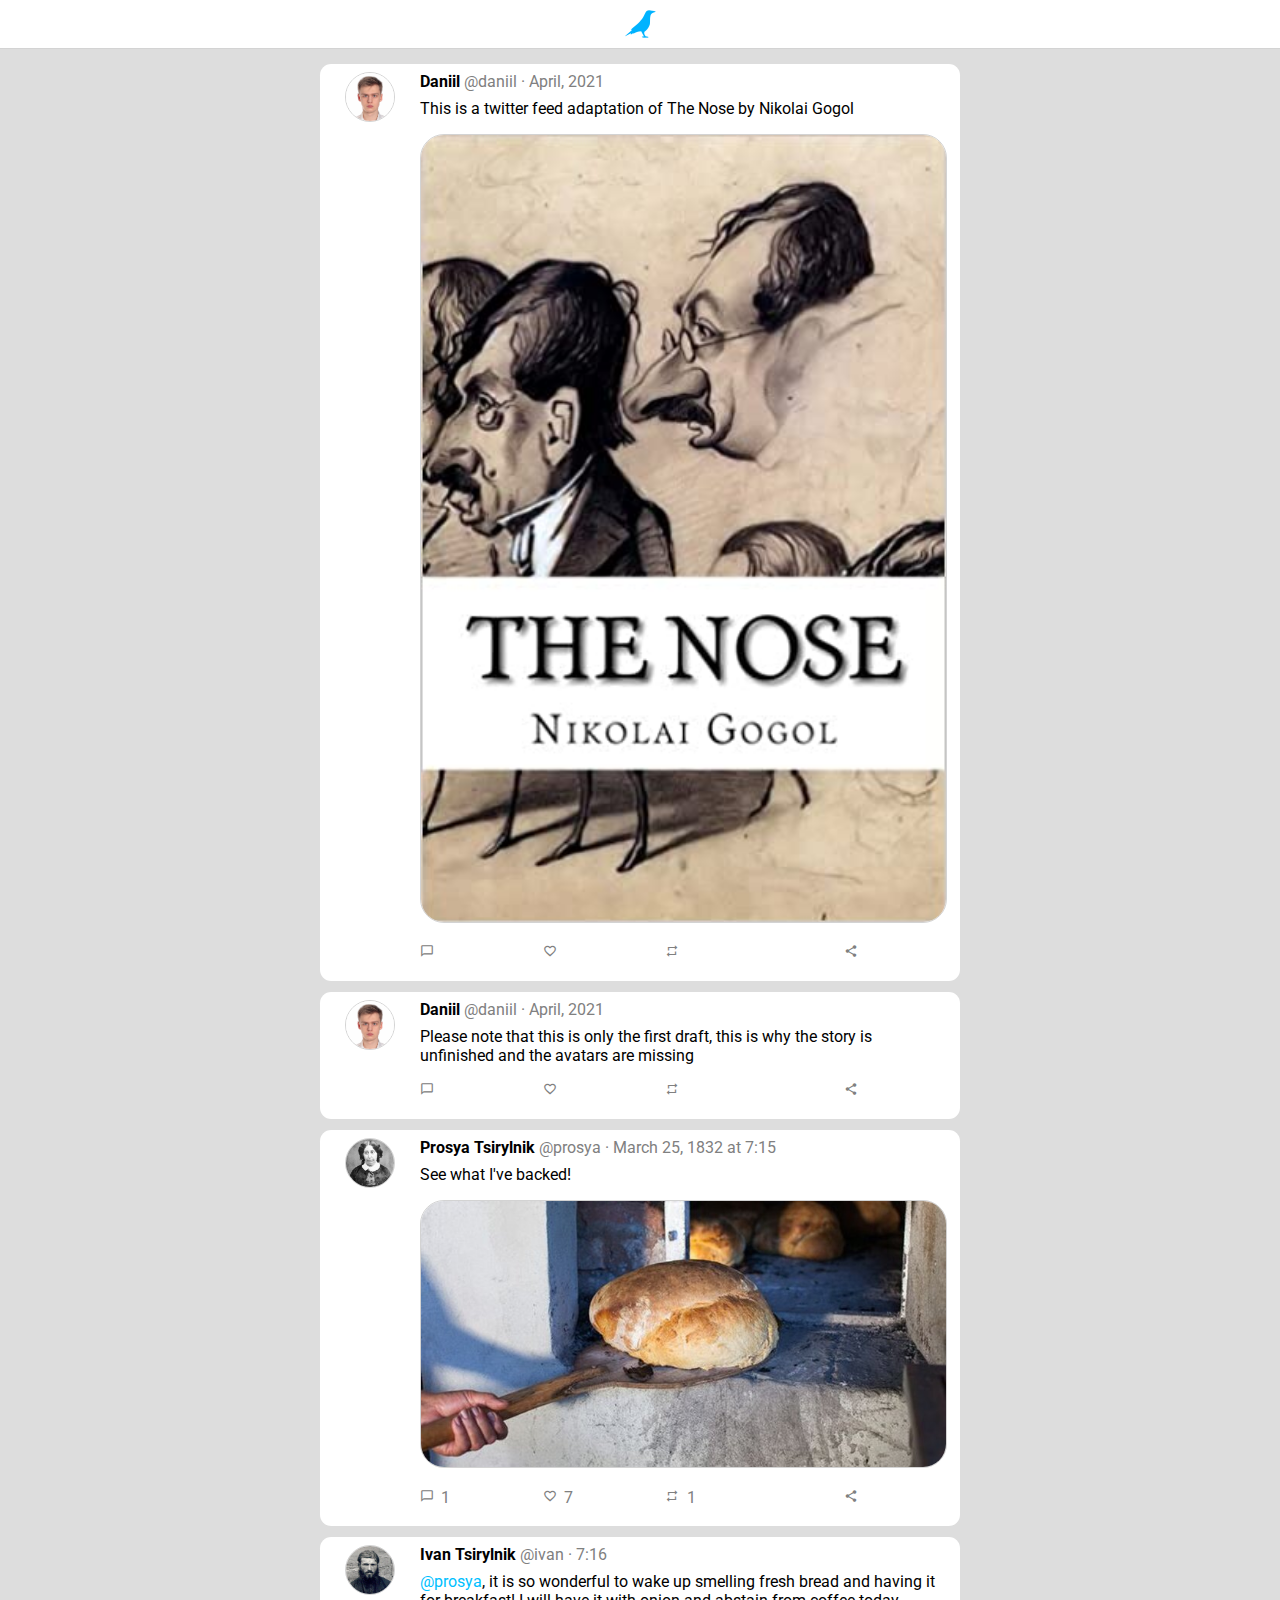
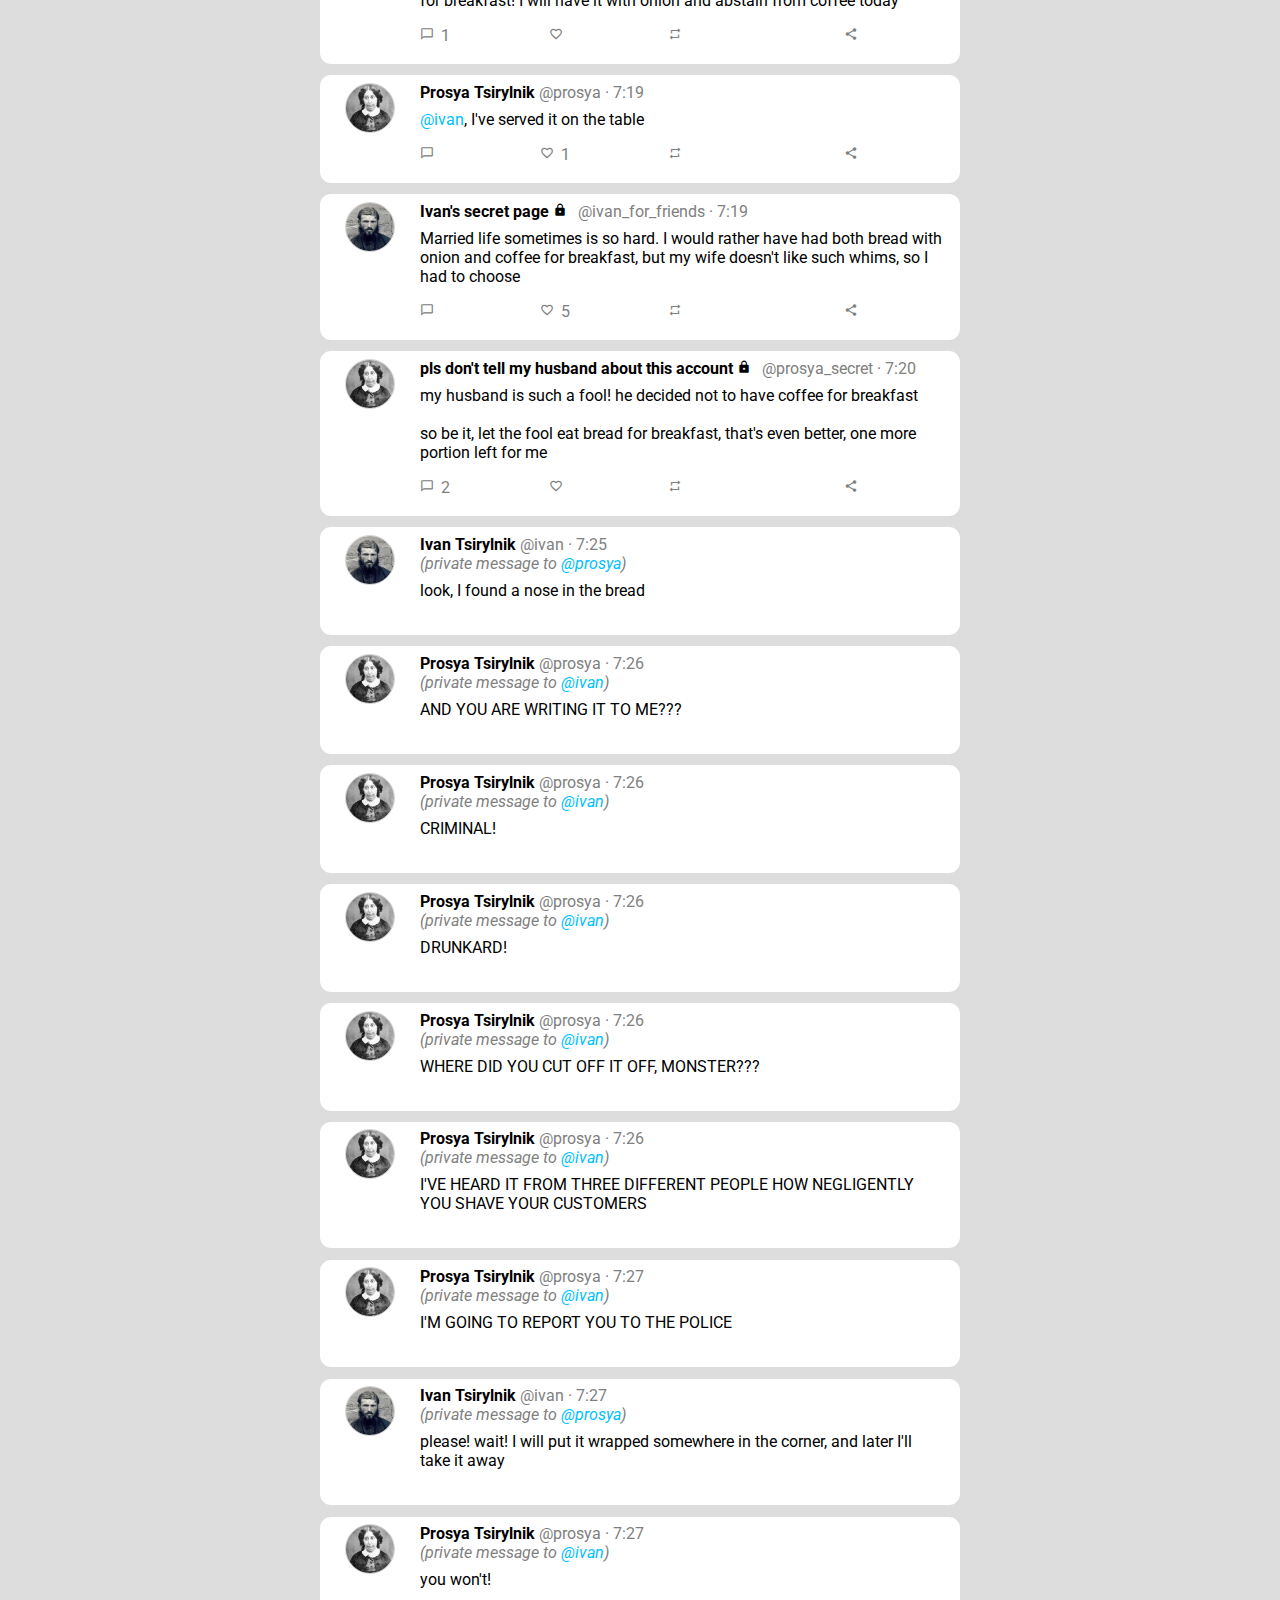
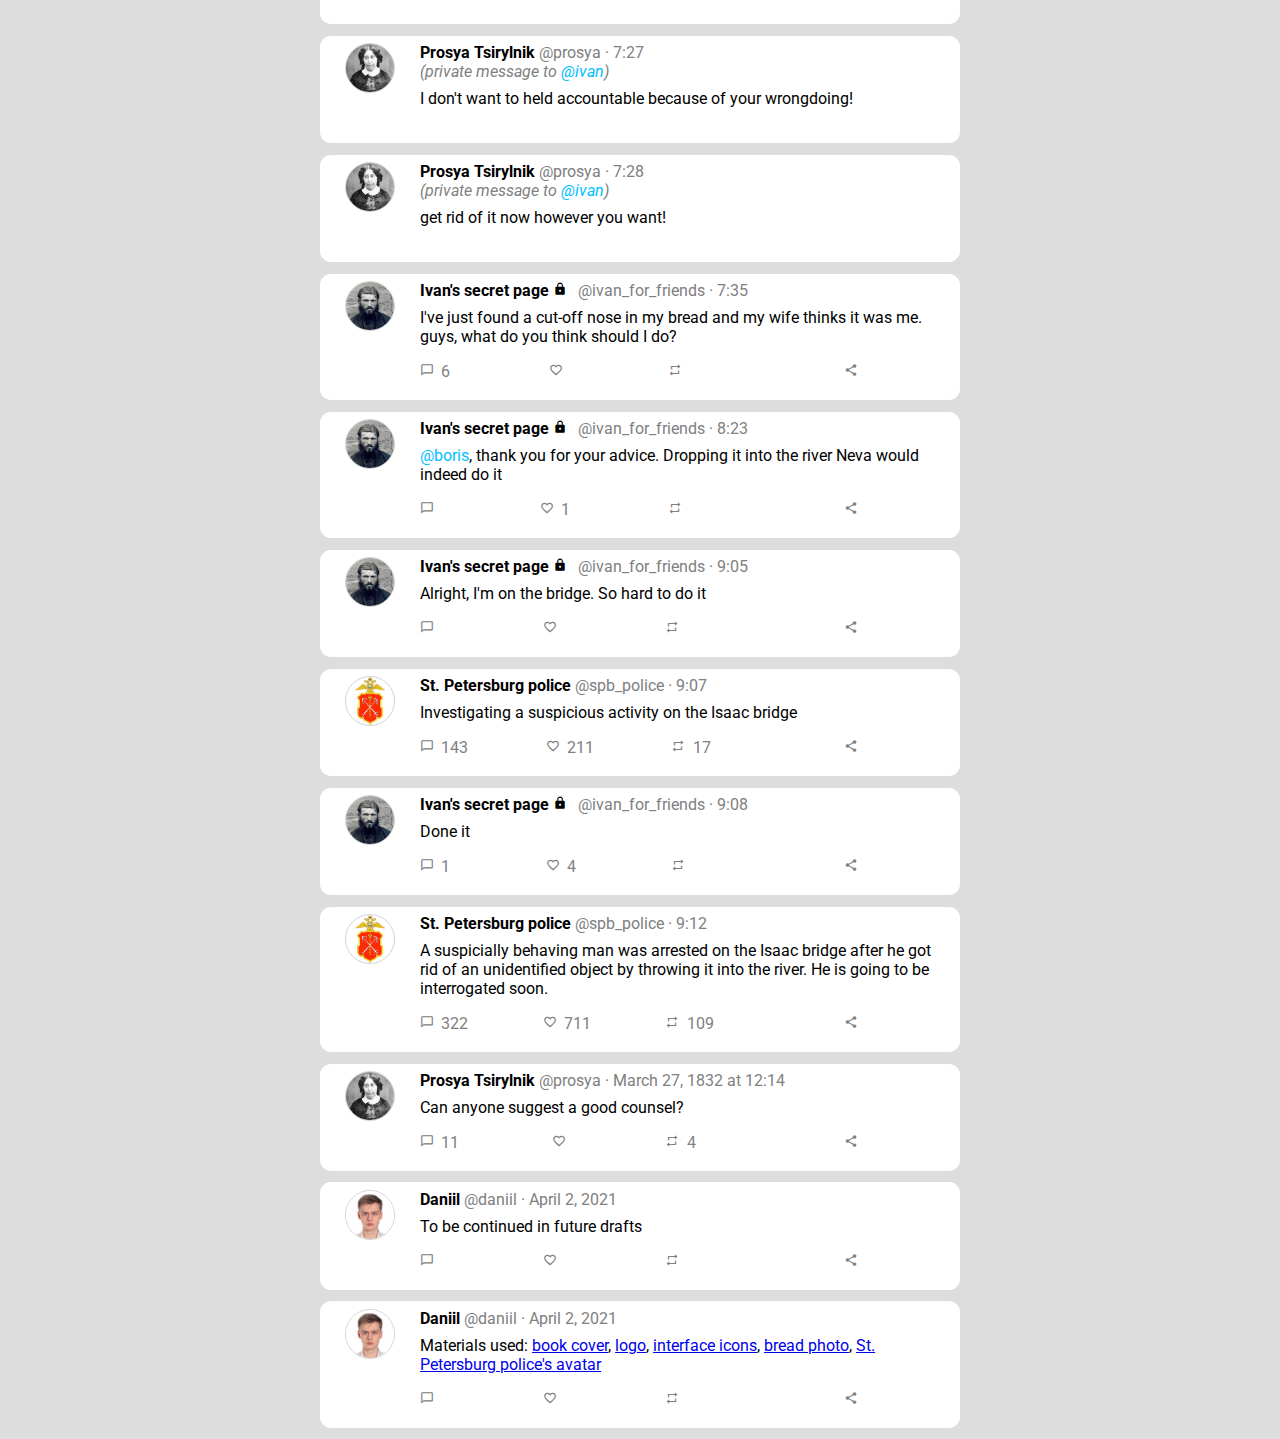
<file: draft1.html>
<!DOCTYPE html>
<html lang="en">
<head>
    <meta charset="UTF-8">
    <link rel="preconnect" href="https://fonts.gstatic.com">
    <link href="https://fonts.googleapis.com/css2?family=Roboto&display=swap" rel="stylesheet">
    <link href="https://fonts.googleapis.com/icon?family=Material+Icons"
          rel="stylesheet">
    <link href="https://fonts.googleapis.com/icon?family=Material+Icons"
          rel="stylesheet">
    <link rel="stylesheet" href="index.css">

</head>
<body>
<div id="header">
    <center>
        <img id="logo" src="logo.png">
    </center>

</div>
<div id="main">


    <div class="tweet_wrapper">
        <table>
            <td valign="top" class="table-left">
                <img class="avatar"
                     src="me.JPG">
            </td>
            <td class="table-right">
                <b>Daniil</b> <span class="gray">@daniil · April, 2021</span>
                <br>

                <div class="tweet">
                    <span class="tweet-text">This is a twitter feed adaptation of The Nose by Nikolai Gogol</span>
                    <img class="image" src="cover.jpg">

                    <div class="interactions">
                        <span><span class="material-icons">chat_bubble_outline</span></span>
                        <span><span class="material-icons">favorite_border</span></span>
                        <span><span class="material-icons">repeat</span></span>
                        <span><span class="material-icons">ios_share</span></span>
                    </div>
                </div>



            </td>
        </table>

    </div>

    <div class="tweet_wrapper">
        <table>
            <td valign="top" class="table-left">
                <img class="avatar"
                     src="me.JPG">
            </td>
            <td class="table-right">
                <b>Daniil</b> <span class="gray">@daniil · April, 2021</span>
                <br>

                <div class="tweet">
                    <span class="tweet-text">Please note that this is only the first draft, this is why the story is unfinished and the avatars are missing</span>

                    <div class="interactions">
                        <span><span class="material-icons">chat_bubble_outline</span></span>
                        <span><span class="material-icons">favorite_border</span></span>
                        <span><span class="material-icons">repeat</span></span>
                        <span><span class="material-icons">ios_share</span></span>
                    </div>
                </div>



            </td>
        </table>

    </div>



    <div class="tweet_wrapper">
        <table>
            <td valign="top" class="table-left">
                <img class="avatar"
                     src="prosya.png">
            </td>
            <td class="table-right">
                <b>Prosya Tsirylnik</b> <span class="gray">@prosya ·  March 25, 1832 at 7:15</span>
                <br>

                <div class="tweet">
                    <span class="tweet-text">See what I've backed!</span>

                    <img class="image" src="bread.jpg">


                    <div class="interactions">
                        <span><span class="material-icons">chat_bubble_outline</span>1</span>
                        <span><span class="material-icons">favorite_border</span>7</span>
                        <span><span class="material-icons">repeat</span>1</span>
                        <span><span class="material-icons">ios_share</span></span>
                    </div>
                </div>



            </td>
        </table>

    </div>
    <div class="tweet_wrapper">
        <table>
            <td valign="top" class="table-left">
                <img class="avatar"
                     src="ivan.png">
            </td>
            <td class="table-right">
                <b>Ivan Tsirylnik</b> <span class="gray">@ivan · 7:16</span>
                <br>

                <div class="tweet">
                    <span class="tweet-text"><span class="mention">@prosya</span>, it is so wonderful to wake up smelling fresh bread and having it for breakfast! I will have it with onion and abstain from coffee today</span>

                    <div class="interactions">
                        <span><span class="material-icons">chat_bubble_outline</span>1</span>
                        <span><span class="material-icons">favorite_border</span></span>
                        <span><span class="material-icons">repeat</span></span>
                        <span><span class="material-icons">ios_share</span></span>
                    </div>
                </div>



            </td>
        </table>

    </div>
    <div class="tweet_wrapper">
        <table>
            <td valign="top" class="table-left">
                <img class="avatar"
                     src="prosya.png">
            </td>
            <td class="table-right">
                <b>Prosya Tsirylnik</b> <span class="gray">@prosya · 7:19</span>
                <br>

                <div class="tweet">
                    <span class="tweet-text"><span class="mention">@ivan</span>, I've served it on the table</span>

                    <div class="interactions">
                        <span><span class="material-icons">chat_bubble_outline</span></span>
                        <span><span class="material-icons">favorite_border</span>1</span>
                        <span><span class="material-icons">repeat</span></span>
                        <span><span class="material-icons">ios_share</span></span>
                    </div>
                </div>



            </td>
        </table>

    </div>

    <div class="tweet_wrapper">
        <table>
            <td valign="top" class="table-left">
                <img class="avatar"
                     src="ivan.png">
            </td>
            <td class="table-right">
                <b>Ivan's secret page <span class="material-icons">lock</span> </b> <span class="gray">@ivan_for_friends · 7:19</span>
                <br>

                <div class="tweet">
                    <span class="tweet-text">Married life sometimes is so hard. I would rather have had both bread with onion and coffee for breakfast, but my wife doesn't like such whims, so I had to choose</span>

                    <div class="interactions">
                        <span><span class="material-icons">chat_bubble_outline</span></span>
                        <span><span class="material-icons">favorite_border</span>5</span>
                        <span><span class="material-icons">repeat</span></span>
                        <span><span class="material-icons">ios_share</span></span>
                    </div>
                </div>



            </td>
        </table>

    </div>

    <div class="tweet_wrapper">
        <table>
            <td valign="top" class="table-left">
                <img class="avatar"
                     src="prosya.png">
            </td>
            <td class="table-right">
                <b>pls don't tell my husband about this account <span class="material-icons">lock</span></b> <span class="gray">@prosya_secret · 7:20</span>
                <br>

                <div class="tweet">
                    <span class="tweet-text">my husband is such a fool! he decided not to have coffee for breakfast
                    <br>
                    <br>
                        so be it, let the fool eat bread for breakfast, that's even better, one more portion left for me
                    </span>

                    <div class="interactions">
                        <span><span class="material-icons">chat_bubble_outline</span>2</span>
                        <span><span class="material-icons">favorite_border</span></span>
                        <span><span class="material-icons">repeat</span></span>
                        <span><span class="material-icons">ios_share</span></span>
                    </div>
                </div>



            </td>
        </table>

    </div>

    <div class="tweet_wrapper">
        <table>
            <td valign="top" class="table-left">
                <img class="avatar"
                     src="ivan.png">
            </td>
            <td class="table-right">
                <b>Ivan Tsirylnik</b> <span class="gray">@ivan · 7:25</span>
                <br>

                <div class="tweet">

                    <i class="gray meta">(private message to <span class="mention">@prosya</span>)</i>
                    <br>
                    <span class="tweet-text">look, I found a nose in the bread</span>


                    <div class="interactions">

                    </div>
                </div>



            </td>
        </table>

    </div>
    <div class="tweet_wrapper">
        <table>
            <td valign="top" class="table-left">
                <img class="avatar"
                     src="prosya.png">
            </td>
            <td class="table-right">
                <b>Prosya Tsirylnik</b> <span class="gray">@prosya · 7:26</span>
                <br>

                <div class="tweet">

                    <i class="gray meta">(private message to <span class="mention">@ivan</span>)</i>
                    <br>
                    <span class="tweet-text">AND YOU ARE WRITING IT TO ME???</span>


                    <div class="interactions">

                    </div>
                </div>



            </td>
        </table>

    </div>
    <div class="tweet_wrapper">
        <table>
            <td valign="top" class="table-left">
                <img class="avatar"
                     src="prosya.png">
            </td>
            <td class="table-right">
                <b>Prosya Tsirylnik</b> <span class="gray">@prosya · 7:26</span>
                <br>

                <div class="tweet">

                    <i class="gray meta">(private message to <span class="mention">@ivan</span>)</i>
                    <br>
                    <span class="tweet-text">CRIMINAL!</span>


                    <div class="interactions">

                    </div>
                </div>



            </td>
        </table>

    </div>
    <div class="tweet_wrapper">
        <table>
            <td valign="top" class="table-left">
                <img class="avatar"
                     src="prosya.png">
            </td>
            <td class="table-right">
                <b>Prosya Tsirylnik</b> <span class="gray">@prosya · 7:26</span>
                <br>

                <div class="tweet">

                    <i class="gray meta">(private message to <span class="mention">@ivan</span>)</i>
                    <br>
                    <span class="tweet-text">DRUNKARD!</span>


                    <div class="interactions">

                    </div>
                </div>



            </td>
        </table>

    </div>
    <div class="tweet_wrapper">
        <table>
            <td valign="top" class="table-left">
                <img class="avatar"
                     src="prosya.png">
            </td>
            <td class="table-right">
                <b>Prosya Tsirylnik</b> <span class="gray">@prosya · 7:26</span>
                <br>

                <div class="tweet">

                    <i class="gray meta">(private message to <span class="mention">@ivan</span>)</i>
                    <br>
                    <span class="tweet-text">WHERE DID YOU CUT OFF IT OFF, MONSTER???</span>


                    <div class="interactions">

                    </div>
                </div>



            </td>
        </table>

    </div>
    <div class="tweet_wrapper">
        <table>
            <td valign="top" class="table-left">
                <img class="avatar"
                     src="prosya.png">
            </td>
            <td class="table-right">
                <b>Prosya Tsirylnik</b> <span class="gray">@prosya · 7:26</span>
                <br>

                <div class="tweet">

                    <i class="gray meta">(private message to <span class="mention">@ivan</span>)</i>
                    <br>
                    <span class="tweet-text">I'VE HEARD IT FROM THREE DIFFERENT PEOPLE HOW NEGLIGENTLY YOU SHAVE YOUR CUSTOMERS</span>


                    <div class="interactions">

                    </div>
                </div>



            </td>
        </table>

    </div>
    <div class="tweet_wrapper">
        <table>
            <td valign="top" class="table-left">
                <img class="avatar"
                     src="prosya.png">
            </td>
            <td class="table-right">
                <b>Prosya Tsirylnik</b> <span class="gray">@prosya · 7:27</span>
                <br>

                <div class="tweet">

                    <i class="gray meta">(private message to <span class="mention">@ivan</span>)</i>
                    <br>
                    <span class="tweet-text">I'M GOING TO REPORT YOU TO THE POLICE</span>


                    <div class="interactions">

                    </div>
                </div>



            </td>
        </table>

    </div>
    <div class="tweet_wrapper">
        <table>
            <td valign="top" class="table-left">
                <img class="avatar"
                     src="ivan.png">
            </td>
            <td class="table-right">
                <b>Ivan Tsirylnik</b> <span class="gray">@ivan · 7:27</span>
                <br>

                <div class="tweet">

                    <i class="gray meta">(private message to <span class="mention">@prosya</span>)</i>
                    <br>
                    <span class="tweet-text">please! wait! I will put it wrapped somewhere in the corner, and later I'll take it away</span>


                    <div class="interactions">

                    </div>
                </div>



            </td>
        </table>

    </div>
    <div class="tweet_wrapper">
        <table>
            <td valign="top" class="table-left">
                <img class="avatar"
                     src="prosya.png">
            </td>
            <td class="table-right">
                <b>Prosya Tsirylnik</b> <span class="gray">@prosya · 7:27</span>
                <br>

                <div class="tweet">

                    <i class="gray meta">(private message to <span class="mention">@ivan</span>)</i>
                    <br>
                    <span class="tweet-text">you won't!</span>


                    <div class="interactions">

                    </div>
                </div>



            </td>
        </table>

    </div>
    <div class="tweet_wrapper">
        <table>
            <td valign="top" class="table-left">
                <img class="avatar"
                     src="prosya.png">
            </td>
            <td class="table-right">
                <b>Prosya Tsirylnik</b> <span class="gray">@prosya · 7:27</span>
                <br>

                <div class="tweet">

                    <i class="gray meta">(private message to <span class="mention">@ivan</span>)</i>
                    <br>
                    <span class="tweet-text">I don't want to held accountable because of your wrongdoing!</span>


                    <div class="interactions">

                    </div>
                </div>



            </td>
        </table>

    </div>
    <div class="tweet_wrapper">
        <table>
            <td valign="top" class="table-left">
                <img class="avatar"
                     src="prosya.png">
            </td>
            <td class="table-right">
                <b>Prosya Tsirylnik</b> <span class="gray">@prosya · 7:28</span>
                <br>

                <div class="tweet">

                    <i class="gray meta">(private message to <span class="mention">@ivan</span>)</i>
                    <br>
                    <span class="tweet-text">get rid of it now however you want!</span>


                    <div class="interactions">

                    </div>
                </div>



            </td>
        </table>

    </div>

    <div class="tweet_wrapper">
        <table>
            <td valign="top" class="table-left">
                <img class="avatar"
                     src="ivan.png">
            </td>
            <td class="table-right">
                <b>Ivan's secret page <span class="material-icons">lock</span> </b> <span class="gray">@ivan_for_friends · 7:35</span>
                <br>

                <div class="tweet">
                    <span class="tweet-text">I've just found a cut-off nose in my bread and my wife thinks it was me. guys, what do you think should I do?</span>

                    <div class="interactions">
                        <span><span class="material-icons">chat_bubble_outline</span>6</span>
                        <span><span class="material-icons">favorite_border</span></span>
                        <span><span class="material-icons">repeat</span></span>
                        <span><span class="material-icons">ios_share</span></span>
                    </div>
                </div>



            </td>
        </table>

    </div>
    <div class="tweet_wrapper">
        <table>
            <td valign="top" class="table-left">
                <img class="avatar"
                     src="ivan.png">
            </td>
            <td class="table-right">
                <b>Ivan's secret page <span class="material-icons">lock</span> </b> <span class="gray">@ivan_for_friends · 8:23</span>
                <br>

                <div class="tweet">
                    <span class="tweet-text"><span class="mention">@boris</span>, thank you for your advice. Dropping it into the river Neva would indeed do it</span>

                    <div class="interactions">
                        <span><span class="material-icons">chat_bubble_outline</span></span>
                        <span><span class="material-icons">favorite_border</span>1</span>
                        <span><span class="material-icons">repeat</span></span>
                        <span><span class="material-icons">ios_share</span></span>
                    </div>
                </div>



            </td>
        </table>

    </div>

    <div class="tweet_wrapper">
        <table>
            <td valign="top" class="table-left">
                <img class="avatar"
                     src="ivan.png">
            </td>
            <td class="table-right">
                <b>Ivan's secret page <span class="material-icons">lock</span> </b> <span class="gray">@ivan_for_friends · 9:05</span>
                <br>

                <div class="tweet">
                    <span class="tweet-text">Alright, I'm on the bridge. So hard to do it</span>

                    <div class="interactions">
                        <span><span class="material-icons">chat_bubble_outline</span></span>
                        <span><span class="material-icons">favorite_border</span></span>
                        <span><span class="material-icons">repeat</span></span>
                        <span><span class="material-icons">ios_share</span></span>
                    </div>
                </div>



            </td>
        </table>

    </div>
    <div class="tweet_wrapper">
        <table>
            <td valign="top" class="table-left">
                <img class="avatar"
                     src="spb_police.png">
            </td>
            <td class="table-right">
                <b>St. Petersburg police</b> <span class="gray">@spb_police · 9:07</span>
                <br>

                <div class="tweet">
                    <span class="tweet-text">Investigating a suspicious activity on the Isaac bridge</span>

                    <div class="interactions">
                        <span><span class="material-icons">chat_bubble_outline</span>143</span>
                        <span><span class="material-icons">favorite_border</span>211</span>
                        <span><span class="material-icons">repeat</span>17</span>
                        <span><span class="material-icons">ios_share</span></span>
                    </div>
                </div>



            </td>
        </table>

    </div>
    <div class="tweet_wrapper">
        <table>
            <td valign="top" class="table-left">
                <img class="avatar"
                     src="ivan.png">
            </td>
            <td class="table-right">
                <b>Ivan's secret page <span class="material-icons">lock</span> </b> <span class="gray">@ivan_for_friends · 9:08</span>
                <br>

                <div class="tweet">
                    <span class="tweet-text">Done it</span>

                    <div class="interactions">
                        <span><span class="material-icons">chat_bubble_outline</span>1</span>
                        <span><span class="material-icons">favorite_border</span>4</span>
                        <span><span class="material-icons">repeat</span></span>
                        <span><span class="material-icons">ios_share</span></span>
                    </div>
                </div>



            </td>
        </table>

    </div>
    <div class="tweet_wrapper">
        <table>
            <td valign="top" class="table-left">
                <img class="avatar"
                     src="spb_police.png">
            </td>
            <td class="table-right">
                <b>St. Petersburg police</b> <span class="gray">@spb_police · 9:12</span>
                <br>

                <div class="tweet">
                    <span class="tweet-text">A suspicially behaving man was arrested on the Isaac bridge after he got rid of an unidentified object by throwing it into the river. He is going to be interrogated soon.</span>

                    <div class="interactions">
                        <span><span class="material-icons">chat_bubble_outline</span>322</span>
                        <span><span class="material-icons">favorite_border</span>711</span>
                        <span><span class="material-icons">repeat</span>109</span>
                        <span><span class="material-icons">ios_share</span></span>
                    </div>
                </div>



            </td>
        </table>

    </div>

    <div class="tweet_wrapper">
        <table>
            <td valign="top" class="table-left">
                <img class="avatar"
                     src="prosya.png">
            </td>
            <td class="table-right">
                <b>Prosya Tsirylnik</b> <span class="gray">@prosya ·  March 27, 1832 at 12:14</span>
                <br>

                <div class="tweet">
                    <span class="tweet-text">Can anyone suggest a good counsel? </span>



                    <div class="interactions">
                        <span><span class="material-icons">chat_bubble_outline</span>11</span>
                        <span><span class="material-icons">favorite_border</span></span>
                        <span><span class="material-icons">repeat</span>4</span>
                        <span><span class="material-icons">ios_share</span></span>
                    </div>
                </div>



            </td>
        </table>

    </div>





















    <div class="tweet_wrapper">
        <table>
            <td valign="top" class="table-left">
                <img class="avatar"
                     src="me.JPG">
            </td>
            <td class="table-right">
                <b>Daniil</b> <span class="gray">@daniil · April 2, 2021</span>
                <br>

                <div class="tweet">
                    <span class="tweet-text">
                       To be continued in future drafts
                    </span>

                    <div class="interactions">
                        <span><span class="material-icons">chat_bubble_outline</span></span>
                        <span><span class="material-icons">favorite_border</span></span>
                        <span><span class="material-icons">repeat</span></span>
                        <span><span class="material-icons">ios_share</span></span>
                    </div>
                </div>



            </td>
        </table>

    </div>
    <div class="tweet_wrapper">
        <table>
            <td valign="top" class="table-left">
                <img class="avatar"
                     src="me.JPG">
            </td>
            <td class="table-right">
                <b>Daniil</b> <span class="gray">@daniil · April 2, 2021</span>
                <br>

                <div class="tweet">
                    <span class="tweet-text">Materials used:
                        <a href="https://www.amazon.com/Nose-Nikolai-Gogol/dp/1515145115">book cover</a>, <a href="https://aiconica.net/animals">logo</a>, <a href="https://material.io/icons/">interface icons</a>, <a href="https://www.zankyou.ru/p/kak-organizovat-svadbu-v-srednevekom-stile">bread photo</a>, <a href="https://ru.wikipedia.org/wiki/%D0%93%D0%BB%D0%B0%D0%B2%D0%BD%D0%BE%D0%B5_%D1%83%D0%BF%D1%80%D0%B0%D0%B2%D0%BB%D0%B5%D0%BD%D0%B8%D0%B5_%D0%9C%D0%92%D0%94_%D0%A0%D0%BE%D1%81%D1%81%D0%B8%D0%B8_%D0%BF%D0%BE_%D0%B3%D0%BE%D1%80%D0%BE%D0%B4%D1%83_%D0%A1%D0%B0%D0%BD%D0%BA%D1%82-%D0%9F%D0%B5%D1%82%D0%B5%D1%80%D0%B1%D1%83%D1%80%D0%B3%D1%83_%D0%B8_%D0%9B%D0%B5%D0%BD%D0%B8%D0%BD%D0%B3%D1%80%D0%B0%D0%B4%D1%81%D0%BA%D0%BE%D0%B9_%D0%BE%D0%B1%D0%BB%D0%B0%D1%81%D1%82%D0%B8">St. Petersburg police's avatar</a>

                    </span>

                    <div class="interactions">
                        <span><span class="material-icons">chat_bubble_outline</span></span>
                        <span><span class="material-icons">favorite_border</span></span>
                        <span><span class="material-icons">repeat</span></span>
                        <span><span class="material-icons">ios_share</span></span>
                    </div>
                </div>



            </td>
        </table>

    </div>



</div>

</body>
</html>
</file>
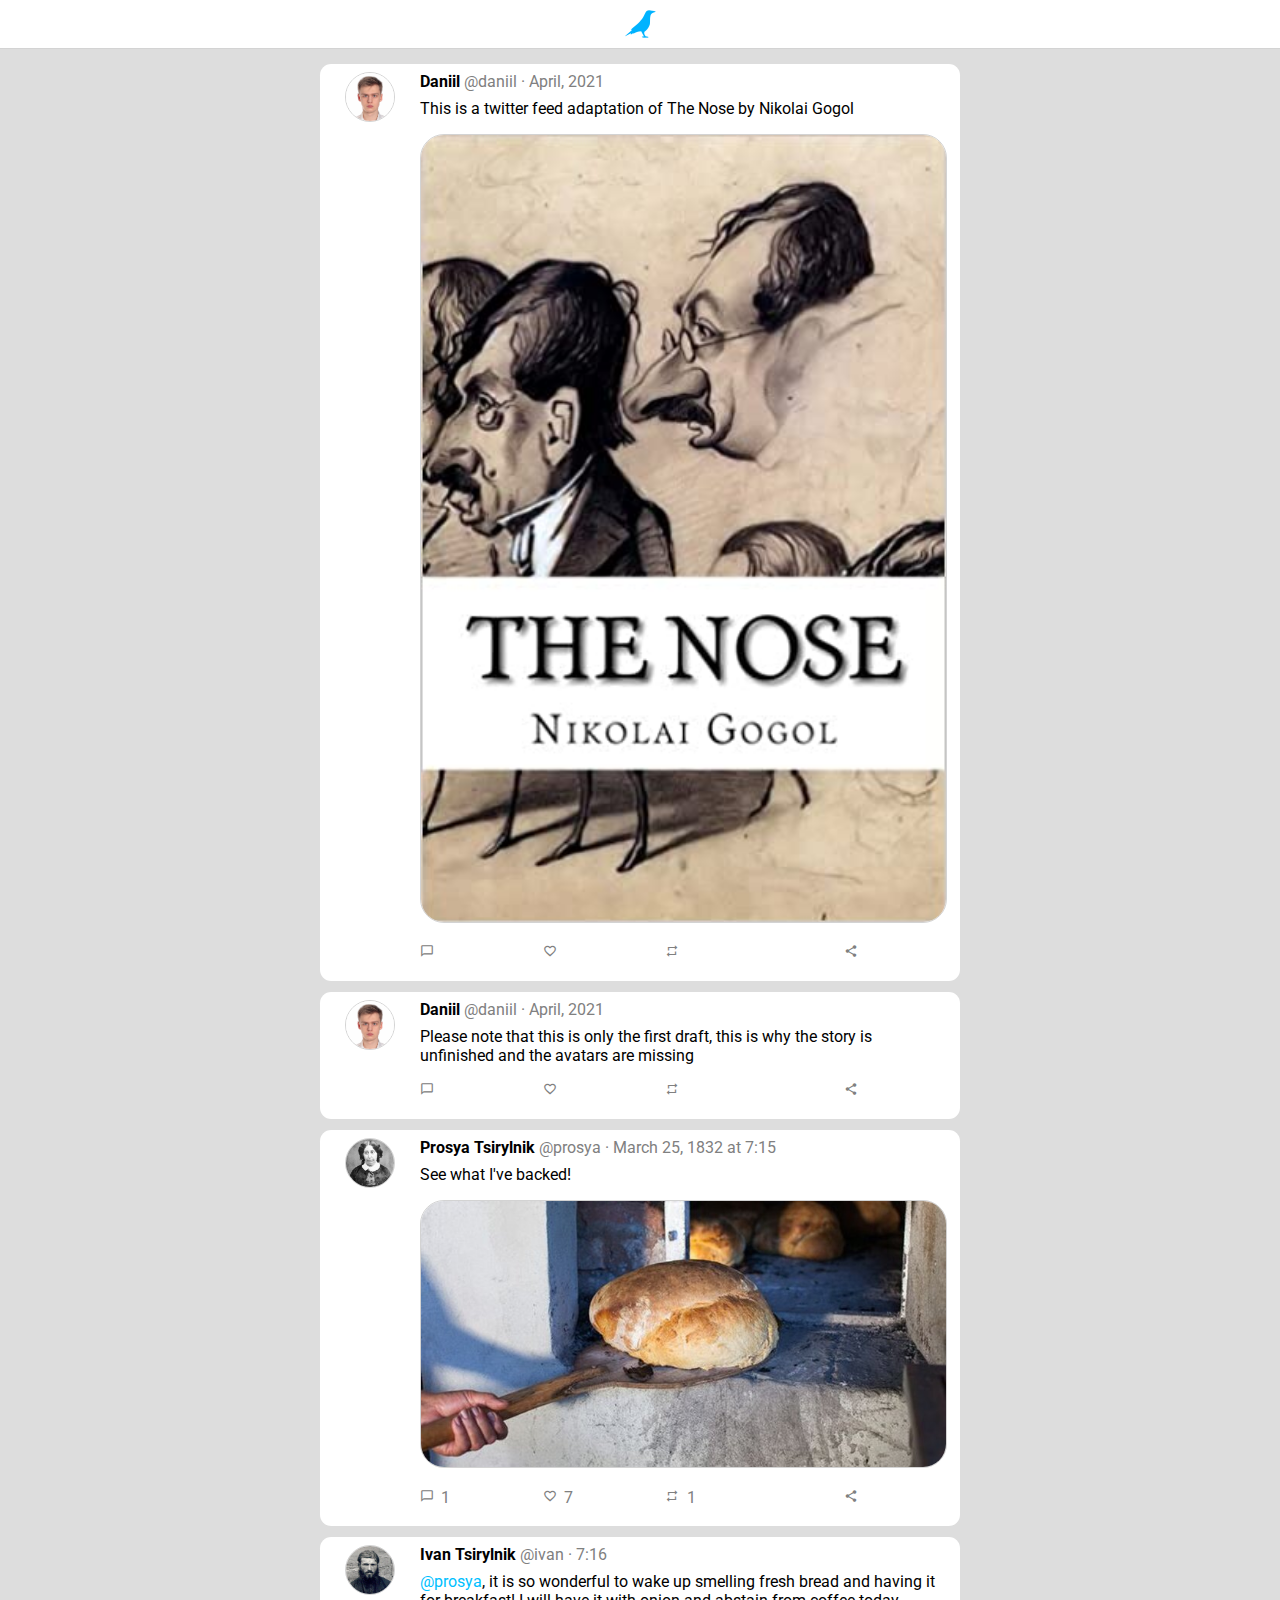
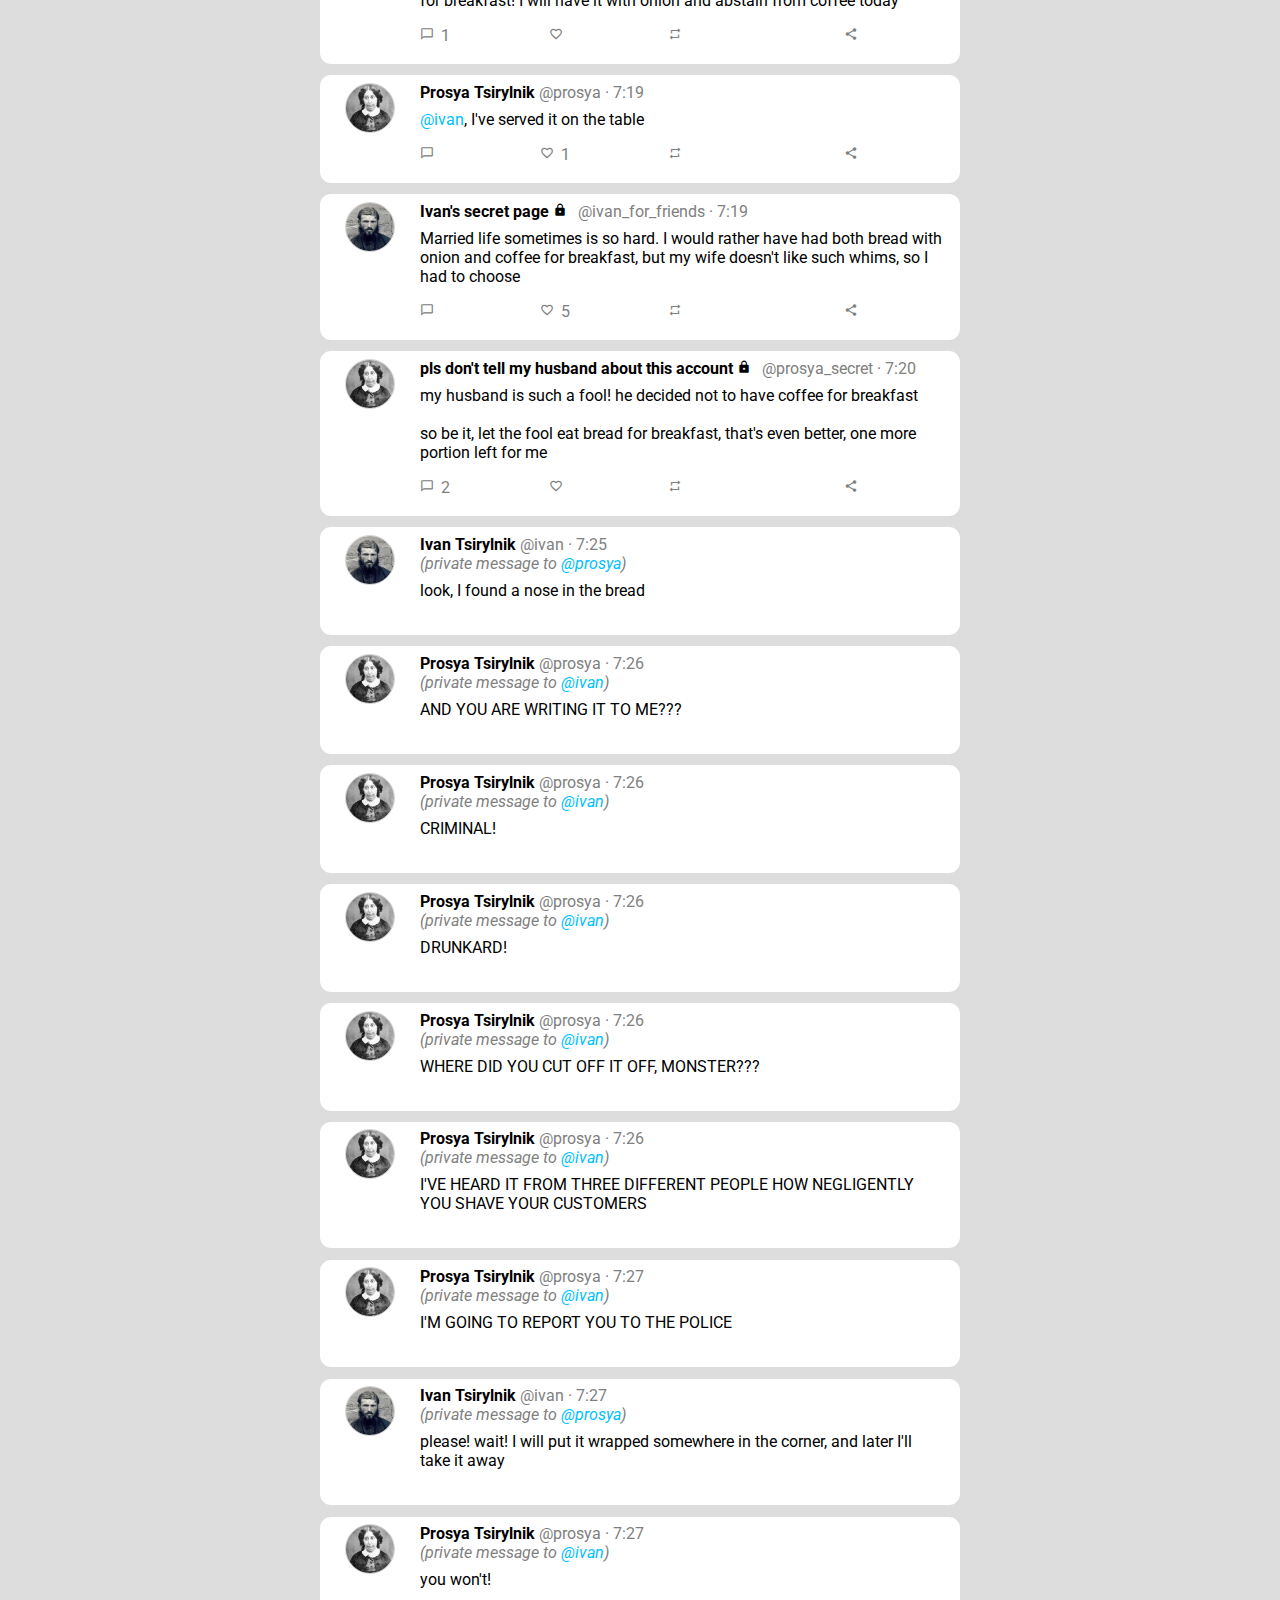
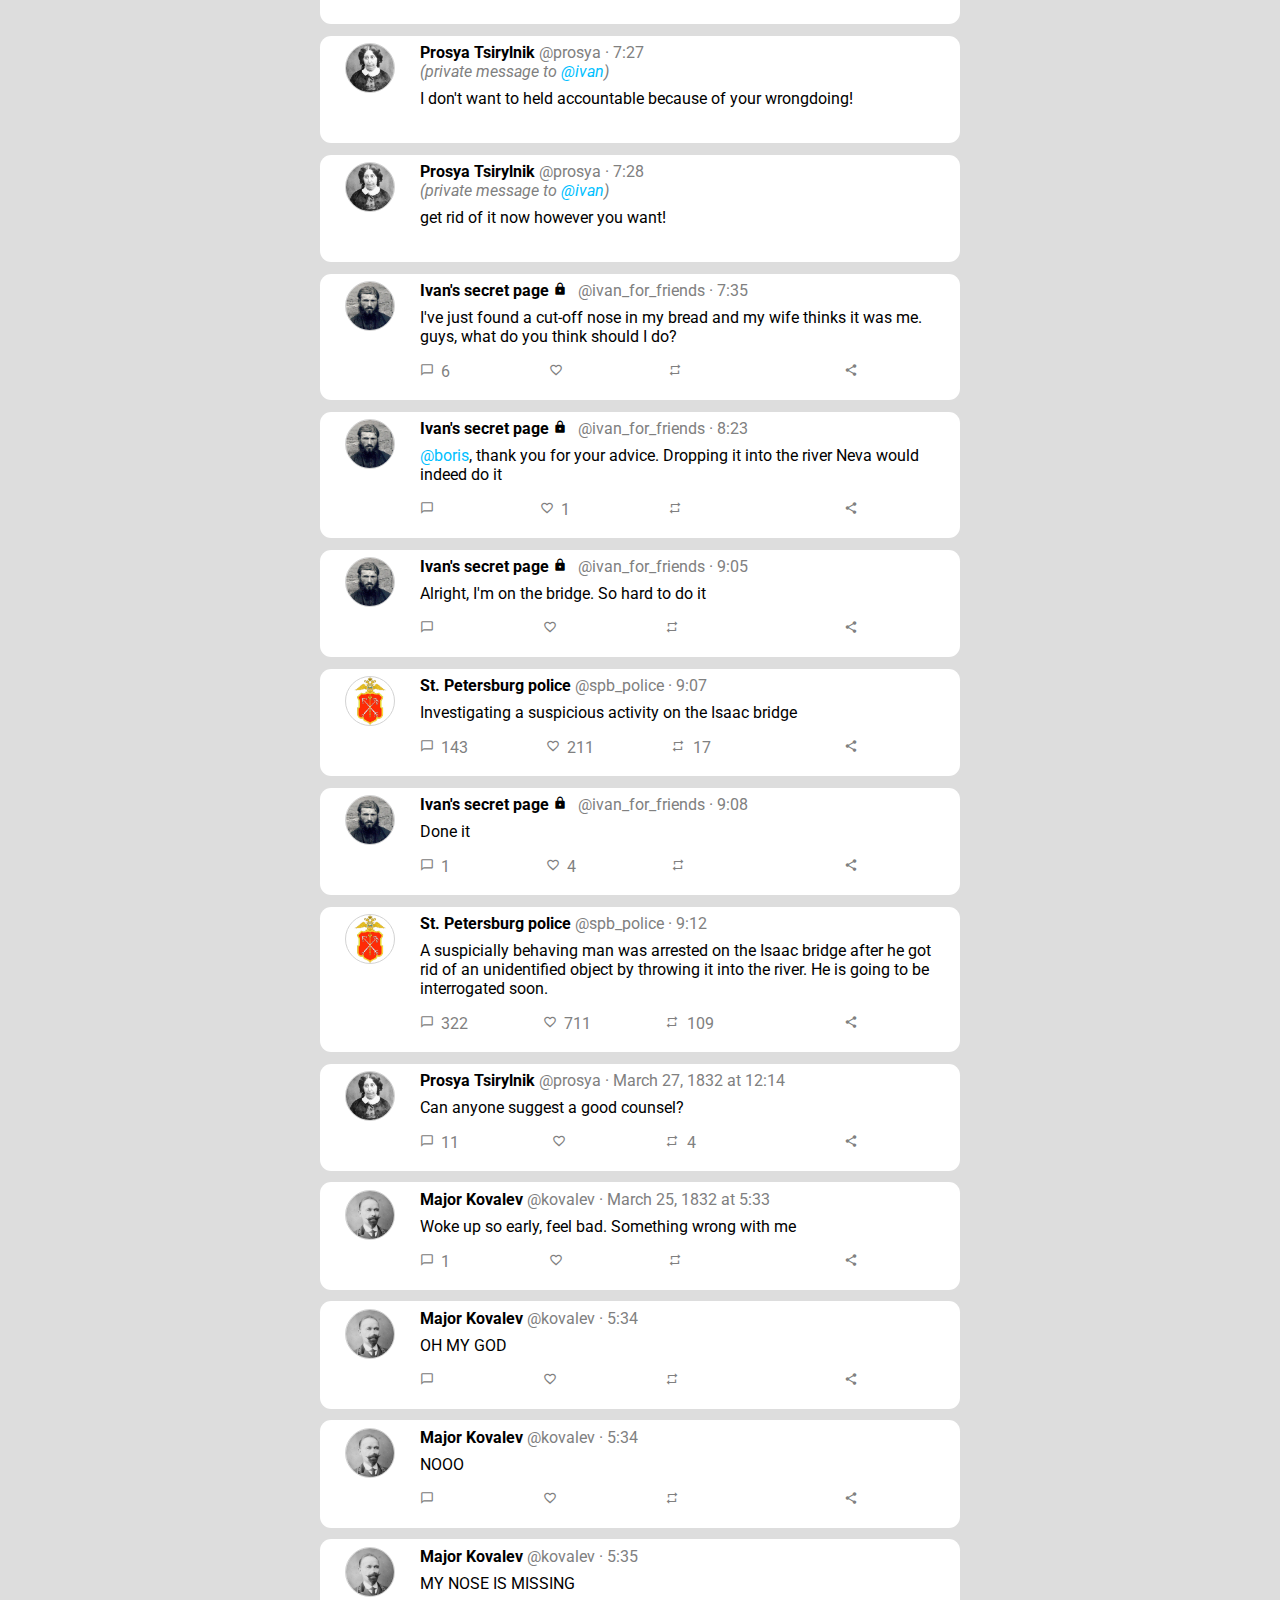
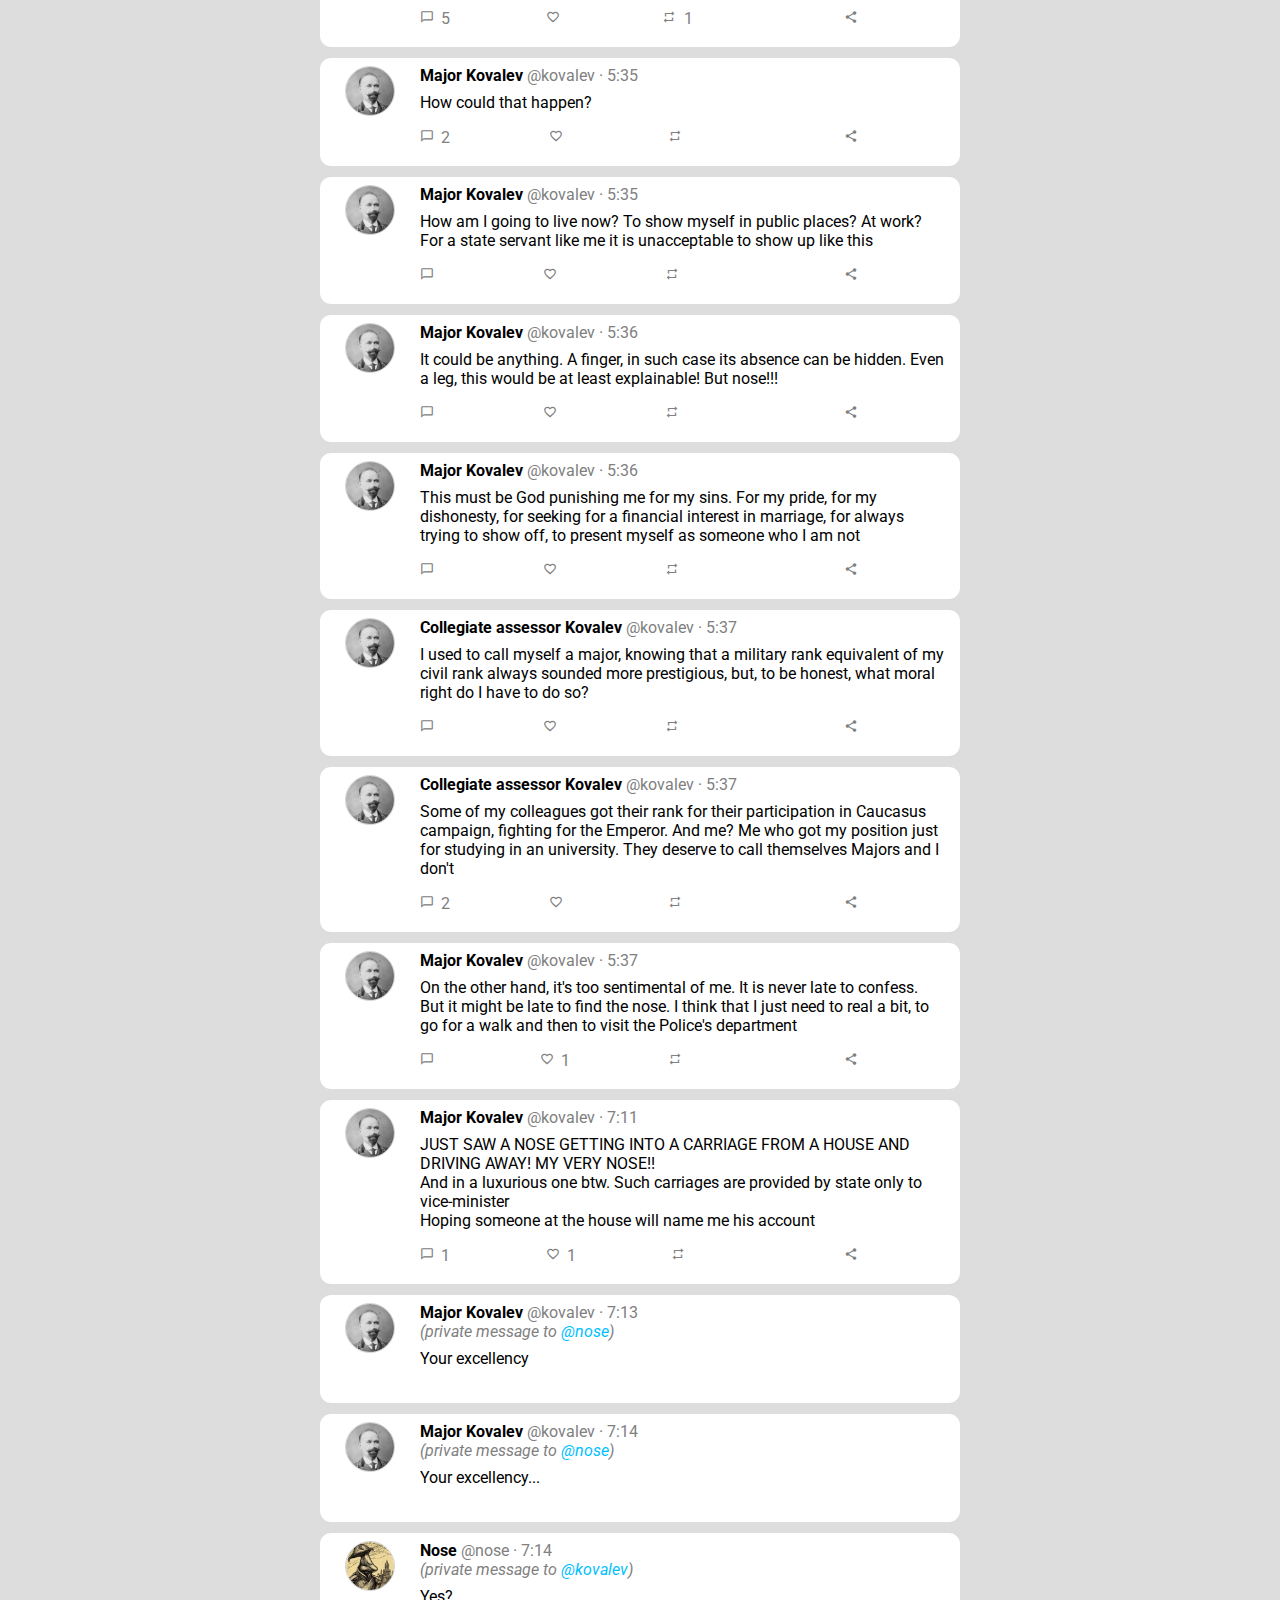
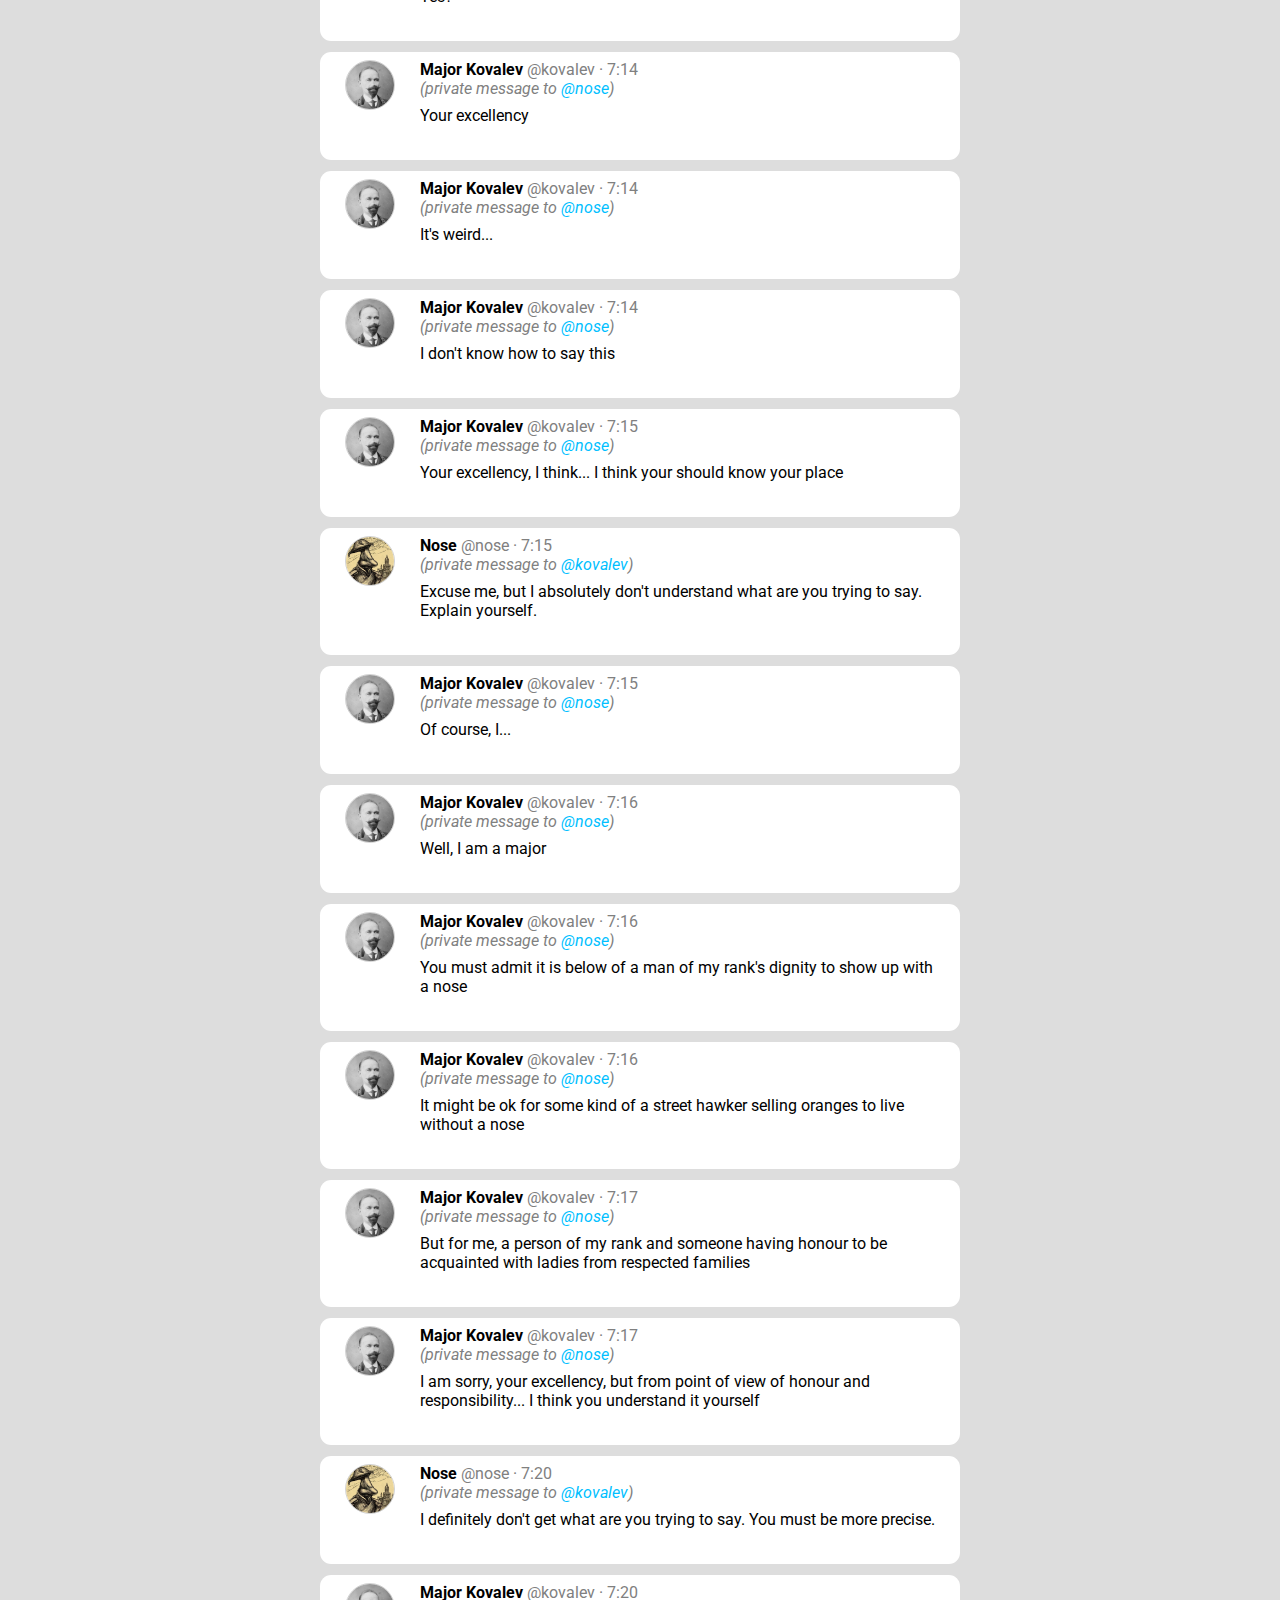
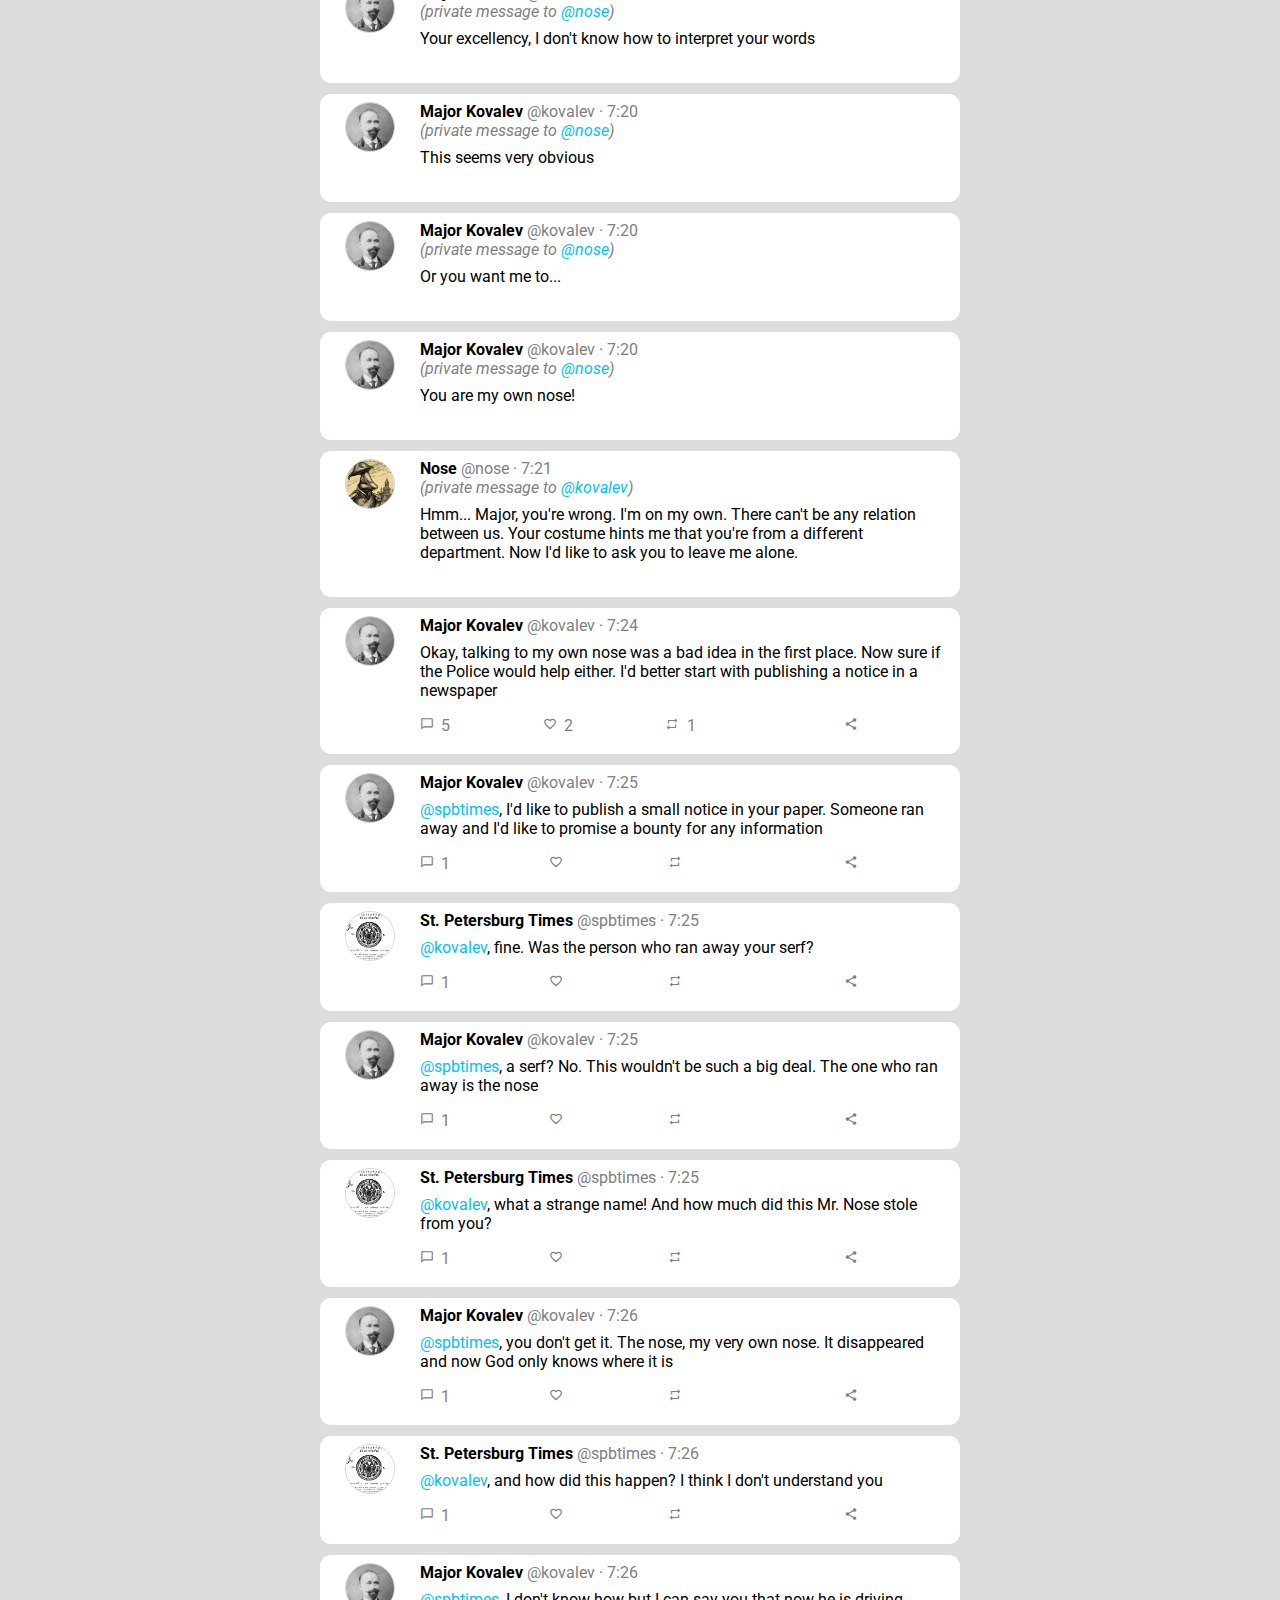
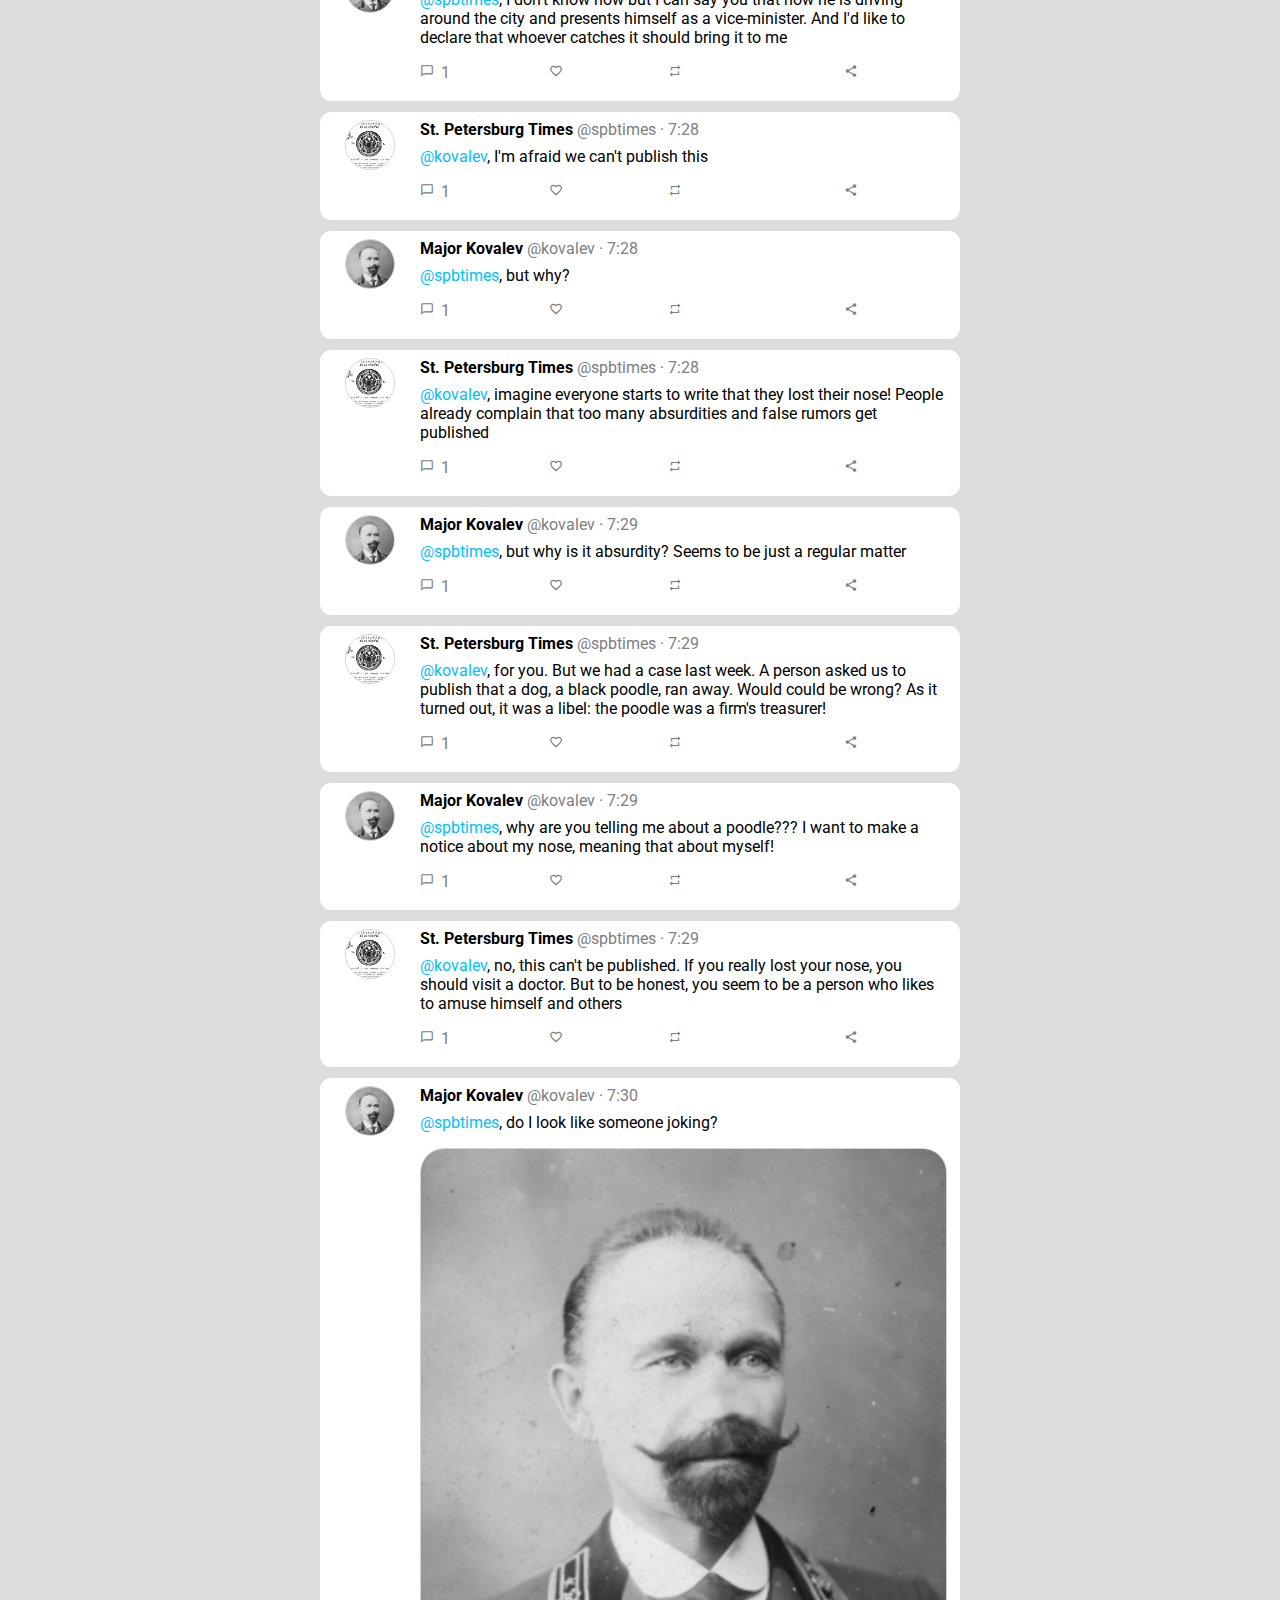
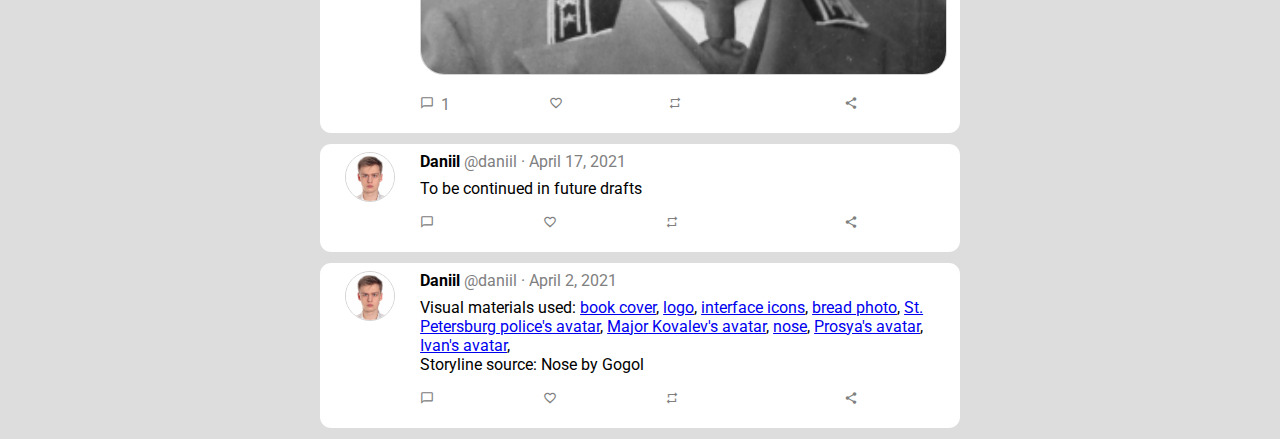
<file: draft2.html>
<!DOCTYPE html>
<html lang="en">
<head>
    <meta charset="UTF-8">
    <link href="https://fonts.gstatic.com" rel="preconnect">
    <link href="https://fonts.googleapis.com/css2?family=Roboto&display=swap" rel="stylesheet">
    <link href="https://fonts.googleapis.com/icon?family=Material+Icons"
          rel="stylesheet">
    <link href="https://fonts.googleapis.com/icon?family=Material+Icons"
          rel="stylesheet">
    <link href="index.css" rel="stylesheet">

</head>
<body>
<div id="header">
    <center>
        <img id="logo" src="logo.png">
    </center>

</div>
<div id="main">


    <div class="tweet_wrapper">
        <table>
            <td class="table-left" valign="top">
                <img class="avatar"
                     src="me.JPG">
            </td>
            <td class="table-right">
                <b>Daniil</b> <span class="gray">@daniil · April, 2021</span>
                <br>

                <div class="tweet">
                    <span class="tweet-text">This is a twitter feed adaptation of The Nose by Nikolai Gogol</span>
                    <img class="image" src="cover.jpg">

                    <div class="interactions">
                        <span><span class="material-icons">chat_bubble_outline</span></span>
                        <span><span class="material-icons">favorite_border</span></span>
                        <span><span class="material-icons">repeat</span></span>
                        <span><span class="material-icons">ios_share</span></span>
                    </div>
                </div>


            </td>
        </table>

    </div>

    <div class="tweet_wrapper">
        <table>
            <td class="table-left" valign="top">
                <img class="avatar"
                     src="me.JPG">
            </td>
            <td class="table-right">
                <b>Daniil</b> <span class="gray">@daniil · April, 2021</span>
                <br>

                <div class="tweet">
                    <span class="tweet-text">Please note that this is only the first draft, this is why the story is unfinished and the avatars are missing</span>

                    <div class="interactions">
                        <span><span class="material-icons">chat_bubble_outline</span></span>
                        <span><span class="material-icons">favorite_border</span></span>
                        <span><span class="material-icons">repeat</span></span>
                        <span><span class="material-icons">ios_share</span></span>
                    </div>
                </div>


            </td>
        </table>

    </div>


    <div class="tweet_wrapper">
        <table>
            <td class="table-left" valign="top">
                <img class="avatar"
                     src="prosya.png">
            </td>
            <td class="table-right">
                <b>Prosya Tsirylnik</b> <span class="gray">@prosya ·  March 25, 1832 at 7:15</span>
                <br>

                <div class="tweet">
                    <span class="tweet-text">See what I've backed!</span>

                    <img class="image" src="bread.jpg">


                    <div class="interactions">
                        <span><span class="material-icons">chat_bubble_outline</span>1</span>
                        <span><span class="material-icons">favorite_border</span>7</span>
                        <span><span class="material-icons">repeat</span>1</span>
                        <span><span class="material-icons">ios_share</span></span>
                    </div>
                </div>


            </td>
        </table>

    </div>
    <div class="tweet_wrapper">
        <table>
            <td class="table-left" valign="top">
                <img class="avatar"
                     src="ivan.png">
            </td>
            <td class="table-right">
                <b>Ivan Tsirylnik</b> <span class="gray">@ivan · 7:16</span>
                <br>

                <div class="tweet">
                    <span class="tweet-text"><span class="mention">@prosya</span>, it is so wonderful to wake up smelling fresh bread and having it for breakfast! I will have it with onion and abstain from coffee today</span>

                    <div class="interactions">
                        <span><span class="material-icons">chat_bubble_outline</span>1</span>
                        <span><span class="material-icons">favorite_border</span></span>
                        <span><span class="material-icons">repeat</span></span>
                        <span><span class="material-icons">ios_share</span></span>
                    </div>
                </div>


            </td>
        </table>

    </div>
    <div class="tweet_wrapper">
        <table>
            <td class="table-left" valign="top">
                <img class="avatar"
                     src="prosya.png">
            </td>
            <td class="table-right">
                <b>Prosya Tsirylnik</b> <span class="gray">@prosya · 7:19</span>
                <br>

                <div class="tweet">
                    <span class="tweet-text"><span class="mention">@ivan</span>, I've served it on the table</span>

                    <div class="interactions">
                        <span><span class="material-icons">chat_bubble_outline</span></span>
                        <span><span class="material-icons">favorite_border</span>1</span>
                        <span><span class="material-icons">repeat</span></span>
                        <span><span class="material-icons">ios_share</span></span>
                    </div>
                </div>


            </td>
        </table>

    </div>

    <div class="tweet_wrapper">
        <table>
            <td class="table-left" valign="top">
                <img class="avatar"
                     src="ivan.png">
            </td>
            <td class="table-right">
                <b>Ivan's secret page <span class="material-icons">lock</span> </b> <span class="gray">@ivan_for_friends · 7:19</span>
                <br>

                <div class="tweet">
                    <span class="tweet-text">Married life sometimes is so hard. I would rather have had both bread with onion and coffee for breakfast, but my wife doesn't like such whims, so I had to choose</span>

                    <div class="interactions">
                        <span><span class="material-icons">chat_bubble_outline</span></span>
                        <span><span class="material-icons">favorite_border</span>5</span>
                        <span><span class="material-icons">repeat</span></span>
                        <span><span class="material-icons">ios_share</span></span>
                    </div>
                </div>


            </td>
        </table>

    </div>

    <div class="tweet_wrapper">
        <table>
            <td class="table-left" valign="top">
                <img class="avatar"
                     src="prosya.png">
            </td>
            <td class="table-right">
                <b>pls don't tell my husband about this account <span class="material-icons">lock</span></b> <span
                    class="gray">@prosya_secret · 7:20</span>
                <br>

                <div class="tweet">
                    <span class="tweet-text">my husband is such a fool! he decided not to have coffee for breakfast
                    <br>
                    <br>
                        so be it, let the fool eat bread for breakfast, that's even better, one more portion left for me
                    </span>

                    <div class="interactions">
                        <span><span class="material-icons">chat_bubble_outline</span>2</span>
                        <span><span class="material-icons">favorite_border</span></span>
                        <span><span class="material-icons">repeat</span></span>
                        <span><span class="material-icons">ios_share</span></span>
                    </div>
                </div>


            </td>
        </table>

    </div>

    <div class="tweet_wrapper">
        <table>
            <td class="table-left" valign="top">
                <img class="avatar"
                     src="ivan.png">
            </td>
            <td class="table-right">
                <b>Ivan Tsirylnik</b> <span class="gray">@ivan · 7:25</span>
                <br>

                <div class="tweet">

                    <i class="gray meta">(private message to <span class="mention">@prosya</span>)</i>
                    <br>
                    <span class="tweet-text">look, I found a nose in the bread</span>


                    <div class="interactions">

                    </div>
                </div>


            </td>
        </table>

    </div>
    <div class="tweet_wrapper">
        <table>
            <td class="table-left" valign="top">
                <img class="avatar"
                     src="prosya.png">
            </td>
            <td class="table-right">
                <b>Prosya Tsirylnik</b> <span class="gray">@prosya · 7:26</span>
                <br>

                <div class="tweet">

                    <i class="gray meta">(private message to <span class="mention">@ivan</span>)</i>
                    <br>
                    <span class="tweet-text">AND YOU ARE WRITING IT TO ME???</span>


                    <div class="interactions">

                    </div>
                </div>


            </td>
        </table>

    </div>
    <div class="tweet_wrapper">
        <table>
            <td class="table-left" valign="top">
                <img class="avatar"
                     src="prosya.png">
            </td>
            <td class="table-right">
                <b>Prosya Tsirylnik</b> <span class="gray">@prosya · 7:26</span>
                <br>

                <div class="tweet">

                    <i class="gray meta">(private message to <span class="mention">@ivan</span>)</i>
                    <br>
                    <span class="tweet-text">CRIMINAL!</span>


                    <div class="interactions">

                    </div>
                </div>


            </td>
        </table>

    </div>
    <div class="tweet_wrapper">
        <table>
            <td class="table-left" valign="top">
                <img class="avatar"
                     src="prosya.png">
            </td>
            <td class="table-right">
                <b>Prosya Tsirylnik</b> <span class="gray">@prosya · 7:26</span>
                <br>

                <div class="tweet">

                    <i class="gray meta">(private message to <span class="mention">@ivan</span>)</i>
                    <br>
                    <span class="tweet-text">DRUNKARD!</span>


                    <div class="interactions">

                    </div>
                </div>


            </td>
        </table>

    </div>
    <div class="tweet_wrapper">
        <table>
            <td class="table-left" valign="top">
                <img class="avatar"
                     src="prosya.png">
            </td>
            <td class="table-right">
                <b>Prosya Tsirylnik</b> <span class="gray">@prosya · 7:26</span>
                <br>

                <div class="tweet">

                    <i class="gray meta">(private message to <span class="mention">@ivan</span>)</i>
                    <br>
                    <span class="tweet-text">WHERE DID YOU CUT OFF IT OFF, MONSTER???</span>


                    <div class="interactions">

                    </div>
                </div>


            </td>
        </table>

    </div>
    <div class="tweet_wrapper">
        <table>
            <td class="table-left" valign="top">
                <img class="avatar"
                     src="prosya.png">
            </td>
            <td class="table-right">
                <b>Prosya Tsirylnik</b> <span class="gray">@prosya · 7:26</span>
                <br>

                <div class="tweet">

                    <i class="gray meta">(private message to <span class="mention">@ivan</span>)</i>
                    <br>
                    <span class="tweet-text">I'VE HEARD IT FROM THREE DIFFERENT PEOPLE HOW NEGLIGENTLY YOU SHAVE YOUR CUSTOMERS</span>


                    <div class="interactions">

                    </div>
                </div>


            </td>
        </table>

    </div>
    <div class="tweet_wrapper">
        <table>
            <td class="table-left" valign="top">
                <img class="avatar"
                     src="prosya.png">
            </td>
            <td class="table-right">
                <b>Prosya Tsirylnik</b> <span class="gray">@prosya · 7:27</span>
                <br>

                <div class="tweet">

                    <i class="gray meta">(private message to <span class="mention">@ivan</span>)</i>
                    <br>
                    <span class="tweet-text">I'M GOING TO REPORT YOU TO THE POLICE</span>


                    <div class="interactions">

                    </div>
                </div>


            </td>
        </table>

    </div>
    <div class="tweet_wrapper">
        <table>
            <td class="table-left" valign="top">
                <img class="avatar"
                     src="ivan.png">
            </td>
            <td class="table-right">
                <b>Ivan Tsirylnik</b> <span class="gray">@ivan · 7:27</span>
                <br>

                <div class="tweet">

                    <i class="gray meta">(private message to <span class="mention">@prosya</span>)</i>
                    <br>
                    <span class="tweet-text">please! wait! I will put it wrapped somewhere in the corner, and later I'll take it away</span>


                    <div class="interactions">

                    </div>
                </div>


            </td>
        </table>

    </div>
    <div class="tweet_wrapper">
        <table>
            <td class="table-left" valign="top">
                <img class="avatar"
                     src="prosya.png">
            </td>
            <td class="table-right">
                <b>Prosya Tsirylnik</b> <span class="gray">@prosya · 7:27</span>
                <br>

                <div class="tweet">

                    <i class="gray meta">(private message to <span class="mention">@ivan</span>)</i>
                    <br>
                    <span class="tweet-text">you won't!</span>


                    <div class="interactions">

                    </div>
                </div>


            </td>
        </table>

    </div>
    <div class="tweet_wrapper">
        <table>
            <td class="table-left" valign="top">
                <img class="avatar"
                     src="prosya.png">
            </td>
            <td class="table-right">
                <b>Prosya Tsirylnik</b> <span class="gray">@prosya · 7:27</span>
                <br>

                <div class="tweet">

                    <i class="gray meta">(private message to <span class="mention">@ivan</span>)</i>
                    <br>
                    <span class="tweet-text">I don't want to held accountable because of your wrongdoing!</span>


                    <div class="interactions">

                    </div>
                </div>


            </td>
        </table>

    </div>
    <div class="tweet_wrapper">
        <table>
            <td class="table-left" valign="top">
                <img class="avatar"
                     src="prosya.png">
            </td>
            <td class="table-right">
                <b>Prosya Tsirylnik</b> <span class="gray">@prosya · 7:28</span>
                <br>

                <div class="tweet">

                    <i class="gray meta">(private message to <span class="mention">@ivan</span>)</i>
                    <br>
                    <span class="tweet-text">get rid of it now however you want!</span>


                    <div class="interactions">

                    </div>
                </div>


            </td>
        </table>

    </div>

    <div class="tweet_wrapper">
        <table>
            <td class="table-left" valign="top">
                <img class="avatar"
                     src="ivan.png">
            </td>
            <td class="table-right">
                <b>Ivan's secret page <span class="material-icons">lock</span> </b> <span class="gray">@ivan_for_friends · 7:35</span>
                <br>

                <div class="tweet">
                    <span class="tweet-text">I've just found a cut-off nose in my bread and my wife thinks it was me. guys, what do you think should I do?</span>

                    <div class="interactions">
                        <span><span class="material-icons">chat_bubble_outline</span>6</span>
                        <span><span class="material-icons">favorite_border</span></span>
                        <span><span class="material-icons">repeat</span></span>
                        <span><span class="material-icons">ios_share</span></span>
                    </div>
                </div>


            </td>
        </table>

    </div>
    <div class="tweet_wrapper">
        <table>
            <td class="table-left" valign="top">
                <img class="avatar"
                     src="ivan.png">
            </td>
            <td class="table-right">
                <b>Ivan's secret page <span class="material-icons">lock</span> </b> <span class="gray">@ivan_for_friends · 8:23</span>
                <br>

                <div class="tweet">
                    <span class="tweet-text"><span class="mention">@boris</span>, thank you for your advice. Dropping it into the river Neva would indeed do it</span>

                    <div class="interactions">
                        <span><span class="material-icons">chat_bubble_outline</span></span>
                        <span><span class="material-icons">favorite_border</span>1</span>
                        <span><span class="material-icons">repeat</span></span>
                        <span><span class="material-icons">ios_share</span></span>
                    </div>
                </div>


            </td>
        </table>

    </div>

    <div class="tweet_wrapper">
        <table>
            <td class="table-left" valign="top">
                <img class="avatar"
                     src="ivan.png">
            </td>
            <td class="table-right">
                <b>Ivan's secret page <span class="material-icons">lock</span> </b> <span class="gray">@ivan_for_friends · 9:05</span>
                <br>

                <div class="tweet">
                    <span class="tweet-text">Alright, I'm on the bridge. So hard to do it</span>

                    <div class="interactions">
                        <span><span class="material-icons">chat_bubble_outline</span></span>
                        <span><span class="material-icons">favorite_border</span></span>
                        <span><span class="material-icons">repeat</span></span>
                        <span><span class="material-icons">ios_share</span></span>
                    </div>
                </div>


            </td>
        </table>

    </div>
    <div class="tweet_wrapper">
        <table>
            <td class="table-left" valign="top">
                <img class="avatar"
                     src="spb_police.png">
            </td>
            <td class="table-right">
                <b>St. Petersburg police</b> <span class="gray">@spb_police · 9:07</span>
                <br>

                <div class="tweet">
                    <span class="tweet-text">Investigating a suspicious activity on the Isaac bridge</span>

                    <div class="interactions">
                        <span><span class="material-icons">chat_bubble_outline</span>143</span>
                        <span><span class="material-icons">favorite_border</span>211</span>
                        <span><span class="material-icons">repeat</span>17</span>
                        <span><span class="material-icons">ios_share</span></span>
                    </div>
                </div>


            </td>
        </table>

    </div>
    <div class="tweet_wrapper">
        <table>
            <td class="table-left" valign="top">
                <img class="avatar"
                     src="ivan.png">
            </td>
            <td class="table-right">
                <b>Ivan's secret page <span class="material-icons">lock</span> </b> <span class="gray">@ivan_for_friends · 9:08</span>
                <br>

                <div class="tweet">
                    <span class="tweet-text">Done it</span>

                    <div class="interactions">
                        <span><span class="material-icons">chat_bubble_outline</span>1</span>
                        <span><span class="material-icons">favorite_border</span>4</span>
                        <span><span class="material-icons">repeat</span></span>
                        <span><span class="material-icons">ios_share</span></span>
                    </div>
                </div>


            </td>
        </table>

    </div>
    <div class="tweet_wrapper">
        <table>
            <td class="table-left" valign="top">
                <img class="avatar"
                     src="spb_police.png">
            </td>
            <td class="table-right">
                <b>St. Petersburg police</b> <span class="gray">@spb_police · 9:12</span>
                <br>

                <div class="tweet">
                    <span class="tweet-text">A suspicially behaving man was arrested on the Isaac bridge after he got rid of an unidentified object by throwing it into the river. He is going to be interrogated soon.</span>

                    <div class="interactions">
                        <span><span class="material-icons">chat_bubble_outline</span>322</span>
                        <span><span class="material-icons">favorite_border</span>711</span>
                        <span><span class="material-icons">repeat</span>109</span>
                        <span><span class="material-icons">ios_share</span></span>
                    </div>
                </div>


            </td>
        </table>

    </div>

    <div class="tweet_wrapper">
        <table>
            <td class="table-left" valign="top">
                <img class="avatar"
                     src="prosya.png">
            </td>
            <td class="table-right">
                <b>Prosya Tsirylnik</b> <span class="gray">@prosya ·  March 27, 1832 at 12:14</span>
                <br>

                <div class="tweet">
                    <span class="tweet-text">Can anyone suggest a good counsel? </span>


                    <div class="interactions">
                        <span><span class="material-icons">chat_bubble_outline</span>11</span>
                        <span><span class="material-icons">favorite_border</span></span>
                        <span><span class="material-icons">repeat</span>4</span>
                        <span><span class="material-icons">ios_share</span></span>
                    </div>
                </div>


            </td>
        </table>

    </div>

    <div class="tweet_wrapper">
        <table>
            <td class="table-left" valign="top">
                <img class="avatar"
                     src="kovalev.jpg">
            </td>
            <td class="table-right">
                <b>Major Kovalev</b> <span class="gray">@kovalev ·  March 25, 1832 at 5:33</span>
                <br>

                <div class="tweet">
                    <span class="tweet-text">Woke up so early, feel bad. Something wrong with me</span>


                    <div class="interactions">
                        <span><span class="material-icons">chat_bubble_outline</span>1</span>
                        <span><span class="material-icons">favorite_border</span></span>
                        <span><span class="material-icons">repeat</span></span>
                        <span><span class="material-icons">ios_share</span></span>
                    </div>
                </div>


            </td>
        </table>

    </div>
    <div class="tweet_wrapper">
        <table>
            <td class="table-left" valign="top">
                <img class="avatar"
                     src="kovalev_noseless.jpg">
            </td>
            <td class="table-right">
                <b>Major Kovalev</b> <span class="gray">@kovalev ·  5:34</span>
                <br>

                <div class="tweet">
                    <span class="tweet-text">OH MY GOD</span>


                    <div class="interactions">
                        <span><span class="material-icons">chat_bubble_outline</span></span>
                        <span><span class="material-icons">favorite_border</span></span>
                        <span><span class="material-icons">repeat</span></span>
                        <span><span class="material-icons">ios_share</span></span>
                    </div>
                </div>


            </td>
        </table>

    </div>
    <div class="tweet_wrapper">
        <table>
            <td class="table-left" valign="top">
                <img class="avatar"
                     src="kovalev_noseless.jpg">
            </td>
            <td class="table-right">
                <b>Major Kovalev</b> <span class="gray">@kovalev ·  5:34</span>
                <br>

                <div class="tweet">
                    <span class="tweet-text">NOOO</span>


                    <div class="interactions">
                        <span><span class="material-icons">chat_bubble_outline</span></span>
                        <span><span class="material-icons">favorite_border</span></span>
                        <span><span class="material-icons">repeat</span></span>
                        <span><span class="material-icons">ios_share</span></span>
                    </div>
                </div>


            </td>
        </table>

    </div>
    <div class="tweet_wrapper">
        <table>
            <td class="table-left" valign="top">
                <img class="avatar"
                     src="kovalev_noseless.jpg">
            </td>
            <td class="table-right">
                <b>Major Kovalev</b> <span class="gray">@kovalev ·  5:35</span>
                <br>

                <div class="tweet">
                    <span class="tweet-text">MY NOSE IS MISSING</span>


                    <div class="interactions">
                        <span><span class="material-icons">chat_bubble_outline</span>5</span>
                        <span><span class="material-icons">favorite_border</span></span>
                        <span><span class="material-icons">repeat</span>1</span>
                        <span><span class="material-icons">ios_share</span></span>
                    </div>
                </div>


            </td>
        </table>

    </div>
    <div class="tweet_wrapper">
        <table>
            <td class="table-left" valign="top">
                <img class="avatar"
                     src="kovalev_noseless.jpg">
            </td>
            <td class="table-right">
                <b>Major Kovalev</b> <span class="gray">@kovalev ·  5:35</span>
                <br>

                <div class="tweet">
                    <span class="tweet-text">How could that happen?</span>


                    <div class="interactions">
                        <span><span class="material-icons">chat_bubble_outline</span>2</span>
                        <span><span class="material-icons">favorite_border</span></span>
                        <span><span class="material-icons">repeat</span></span>
                        <span><span class="material-icons">ios_share</span></span>
                    </div>
                </div>


            </td>
        </table>

    </div>
    <div class="tweet_wrapper">
        <table>
            <td class="table-left" valign="top">
                <img class="avatar"
                     src="kovalev_noseless.jpg">
            </td>
            <td class="table-right">
                <b>Major Kovalev</b> <span class="gray">@kovalev ·  5:35</span>
                <br>

                <div class="tweet">
                    <span class="tweet-text">How am I going to live now? To show myself in public places? At work? For a state servant like me it is unacceptable to show up like this</span>


                    <div class="interactions">
                        <span><span class="material-icons">chat_bubble_outline</span></span>
                        <span><span class="material-icons">favorite_border</span></span>
                        <span><span class="material-icons">repeat</span></span>
                        <span><span class="material-icons">ios_share</span></span>
                    </div>
                </div>


            </td>
        </table>

    </div>
    <div class="tweet_wrapper">
        <table>
            <td class="table-left" valign="top">
                <img class="avatar"
                     src="kovalev_noseless.jpg">
            </td>
            <td class="table-right">
                <b>Major Kovalev</b> <span class="gray">@kovalev ·  5:36</span>
                <br>

                <div class="tweet">
                    <span class="tweet-text">It could be anything. A finger, in such case its absence can be hidden. Even a leg, this would be at least explainable! But nose!!!</span>


                    <div class="interactions">
                        <span><span class="material-icons">chat_bubble_outline</span></span>
                        <span><span class="material-icons">favorite_border</span></span>
                        <span><span class="material-icons">repeat</span></span>
                        <span><span class="material-icons">ios_share</span></span>
                    </div>
                </div>


            </td>
        </table>

    </div>
    <div class="tweet_wrapper">
        <table>
            <td class="table-left" valign="top">
                <img class="avatar"
                     src="kovalev_noseless.jpg">
            </td>
            <td class="table-right">
                <b>Major Kovalev</b> <span class="gray">@kovalev ·  5:36</span>
                <br>

                <div class="tweet">
                    <span class="tweet-text">This must be God punishing me for my sins. For my pride, for my dishonesty, for seeking for a financial interest in marriage, for always trying to show off, to present myself as someone who I am not </span>


                    <div class="interactions">
                        <span><span class="material-icons">chat_bubble_outline</span></span>
                        <span><span class="material-icons">favorite_border</span></span>
                        <span><span class="material-icons">repeat</span></span>
                        <span><span class="material-icons">ios_share</span></span>
                    </div>
                </div>


            </td>
        </table>

    </div>
    <div class="tweet_wrapper">
        <table>
            <td class="table-left" valign="top">
                <img class="avatar"
                     src="kovalev_noseless.jpg">
            </td>
            <td class="table-right">
                <b>Collegiate assessor Kovalev</b> <span class="gray">@kovalev ·  5:37</span>
                <br>

                <div class="tweet">
                    <span class="tweet-text">I used to call myself a major, knowing that a military rank equivalent of my civil rank always sounded more prestigious, but, to be honest, what moral right do I have to do so?  </span>


                    <div class="interactions">
                        <span><span class="material-icons">chat_bubble_outline</span></span>
                        <span><span class="material-icons">favorite_border</span></span>
                        <span><span class="material-icons">repeat</span></span>
                        <span><span class="material-icons">ios_share</span></span>
                    </div>
                </div>


            </td>
        </table>

    </div>
    <div class="tweet_wrapper">
        <table>
            <td class="table-left" valign="top">
                <img class="avatar"
                     src="kovalev_noseless.jpg">
            </td>
            <td class="table-right">
                <b>Collegiate assessor Kovalev</b> <span class="gray">@kovalev ·  5:37</span>
                <br>

                <div class="tweet">
                    <span class="tweet-text">Some of my colleagues got their rank for their participation in Caucasus campaign, fighting for the Emperor. And me? Me who got my position just for studying in an university. They deserve to call themselves Majors and I don't </span>


                    <div class="interactions">
                        <span><span class="material-icons">chat_bubble_outline</span>2</span>
                        <span><span class="material-icons">favorite_border</span></span>
                        <span><span class="material-icons">repeat</span></span>
                        <span><span class="material-icons">ios_share</span></span>
                    </div>
                </div>


            </td>
        </table>

    </div>
    <div class="tweet_wrapper">
        <table>
            <td class="table-left" valign="top">
                <img class="avatar"
                     src="kovalev_noseless.jpg">
            </td>
            <td class="table-right">
                <b>Major Kovalev</b> <span class="gray">@kovalev ·  5:37</span>
                <br>

                <div class="tweet">
                    <span class="tweet-text">
                    On the other hand, it's too sentimental of me. It is never late to confess. But it might be late to find the nose. I think that I just need to real a bit, to go for a walk and then to visit the Police's department</span>


                    <div class="interactions">
                        <span><span class="material-icons">chat_bubble_outline</span></span>
                        <span><span class="material-icons">favorite_border</span>1</span>
                        <span><span class="material-icons">repeat</span></span>
                        <span><span class="material-icons">ios_share</span></span>
                    </div>
                </div>


            </td>
        </table>

    </div>
    <div class="tweet_wrapper">
        <table>
            <td class="table-left" valign="top">
                <img class="avatar"
                     src="kovalev_noseless.jpg">
            </td>
            <td class="table-right">
                <b>Major Kovalev</b> <span class="gray">@kovalev ·  7:11</span>
                <br>

                <div class="tweet">
                    <span class="tweet-text">
                        JUST SAW A NOSE GETTING INTO A CARRIAGE FROM A HOUSE AND DRIVING AWAY! MY VERY NOSE!!
                        <br>
                        And in a luxurious one btw. Such carriages are provided by state only to vice-minister
                        <br>
                        Hoping someone at the house will name me his account
                    </span>


                    <div class="interactions">
                        <span><span class="material-icons">chat_bubble_outline</span>1</span>
                        <span><span class="material-icons">favorite_border</span>1</span>
                        <span><span class="material-icons">repeat</span></span>
                        <span><span class="material-icons">ios_share</span></span>
                    </div>
                </div>


            </td>
        </table>

    </div>
    <div class="tweet_wrapper">
        <table>
            <td class="table-left" valign="top">
                <img class="avatar"
                     src="kovalev_noseless.jpg">
            </td>
            <td class="table-right">
                <b>Major Kovalev</b> <span class="gray">@kovalev · 7:13</span>
                <br>

                <div class="tweet">

                    <i class="gray meta">(private message to <span class="mention">@nose</span>)</i>
                    <br>
                    <span class="tweet-text">Your excellency</span>


                    <div class="interactions">

                    </div>
                </div>


            </td>
        </table>

    </div>
    <div class="tweet_wrapper">
        <table>
            <td class="table-left" valign="top">
                <img class="avatar"
                     src="kovalev_noseless.jpg">
            </td>
            <td class="table-right">
                <b>Major Kovalev</b> <span class="gray">@kovalev · 7:14</span>
                <br>

                <div class="tweet">

                    <i class="gray meta">(private message to <span class="mention">@nose</span>)</i>
                    <br>
                    <span class="tweet-text">Your excellency...</span>


                    <div class="interactions">

                    </div>
                </div>


            </td>
        </table>

    </div>

    <div class="tweet_wrapper">
        <table>
            <td class="table-left" valign="top">
                <img class="avatar"
                     src="nose.jpg">
            </td>
            <td class="table-right">
                <b>Nose</b> <span class="gray">@nose · 7:14</span>
                <br>

                <div class="tweet">

                    <i class="gray meta">(private message to <span class="mention">@kovalev</span>)</i>
                    <br>
                    <span class="tweet-text">Yes?</span>


                    <div class="interactions">

                    </div>
                </div>


            </td>
        </table>

    </div>

    <div class="tweet_wrapper">
        <table>
            <td class="table-left" valign="top">
                <img class="avatar"
                     src="kovalev_noseless.jpg">
            </td>
            <td class="table-right">
                <b>Major Kovalev</b> <span class="gray">@kovalev · 7:14</span>
                <br>

                <div class="tweet">

                    <i class="gray meta">(private message to <span class="mention">@nose</span>)</i>
                    <br>
                    <span class="tweet-text">Your excellency</span>


                    <div class="interactions">

                    </div>
                </div>


            </td>
        </table>

    </div>
    <div class="tweet_wrapper">
        <table>
            <td class="table-left" valign="top">
                <img class="avatar"
                     src="kovalev_noseless.jpg">
            </td>
            <td class="table-right">
                <b>Major Kovalev</b> <span class="gray">@kovalev · 7:14</span>
                <br>

                <div class="tweet">

                    <i class="gray meta">(private message to <span class="mention">@nose</span>)</i>
                    <br>
                    <span class="tweet-text">It's weird...</span>


                    <div class="interactions">

                    </div>
                </div>


            </td>
        </table>

    </div>
    <div class="tweet_wrapper">
        <table>
            <td class="table-left" valign="top">
                <img class="avatar"
                     src="kovalev_noseless.jpg">
            </td>
            <td class="table-right">
                <b>Major Kovalev</b> <span class="gray">@kovalev · 7:14</span>
                <br>

                <div class="tweet">

                    <i class="gray meta">(private message to <span class="mention">@nose</span>)</i>
                    <br>
                    <span class="tweet-text">I don't know how to say this</span>


                    <div class="interactions">

                    </div>
                </div>


            </td>
        </table>

    </div>
    <div class="tweet_wrapper">
        <table>
            <td class="table-left" valign="top">
                <img class="avatar"
                     src="kovalev_noseless.jpg">
            </td>
            <td class="table-right">
                <b>Major Kovalev</b> <span class="gray">@kovalev · 7:15</span>
                <br>

                <div class="tweet">

                    <i class="gray meta">(private message to <span class="mention">@nose</span>)</i>
                    <br>
                    <span class="tweet-text">Your excellency, I think... I think your should know your place</span>


                    <div class="interactions">

                    </div>
                </div>


            </td>
        </table>

    </div>


    <div class="tweet_wrapper">
        <table>
            <td class="table-left" valign="top">
                <img class="avatar"
                     src="nose.jpg">
            </td>
            <td class="table-right">
                <b>Nose</b> <span class="gray">@nose · 7:15</span>
                <br>

                <div class="tweet">

                    <i class="gray meta">(private message to <span class="mention">@kovalev</span>)</i>
                    <br>
                    <span class="tweet-text">Excuse me, but I absolutely don't understand what are you trying to say. Explain yourself. </span>


                    <div class="interactions">

                    </div>
                </div>


            </td>
        </table>

    </div>

    <div class="tweet_wrapper">
        <table>
            <td class="table-left" valign="top">
                <img class="avatar"
                     src="kovalev_noseless.jpg">
            </td>
            <td class="table-right">
                <b>Major Kovalev</b> <span class="gray">@kovalev · 7:15</span>
                <br>

                <div class="tweet">

                    <i class="gray meta">(private message to <span class="mention">@nose</span>)</i>
                    <br>
                    <span class="tweet-text">Of course, I...</span>


                    <div class="interactions">

                    </div>
                </div>


            </td>
        </table>

    </div>
    <div class="tweet_wrapper">
        <table>
            <td class="table-left" valign="top">
                <img class="avatar"
                     src="kovalev_noseless.jpg">
            </td>
            <td class="table-right">
                <b>Major Kovalev</b> <span class="gray">@kovalev · 7:16</span>
                <br>

                <div class="tweet">

                    <i class="gray meta">(private message to <span class="mention">@nose</span>)</i>
                    <br>
                    <span class="tweet-text">Well, I am a major</span>


                    <div class="interactions">

                    </div>
                </div>


            </td>
        </table>

    </div>
    <div class="tweet_wrapper">
        <table>
            <td class="table-left" valign="top">
                <img class="avatar"
                     src="kovalev_noseless.jpg">
            </td>
            <td class="table-right">
                <b>Major Kovalev</b> <span class="gray">@kovalev · 7:16</span>
                <br>

                <div class="tweet">

                    <i class="gray meta">(private message to <span class="mention">@nose</span>)</i>
                    <br>
                    <span class="tweet-text">You must admit it is below of a man of my rank's dignity to show up with a nose</span>


                    <div class="interactions">

                    </div>
                </div>


            </td>
        </table>

    </div>
    <div class="tweet_wrapper">
        <table>
            <td class="table-left" valign="top">
                <img class="avatar"
                     src="kovalev_noseless.jpg">
            </td>
            <td class="table-right">
                <b>Major Kovalev</b> <span class="gray">@kovalev · 7:16</span>
                <br>

                <div class="tweet">

                    <i class="gray meta">(private message to <span class="mention">@nose</span>)</i>
                    <br>
                    <span class="tweet-text">It might be ok for some kind of a street hawker selling oranges to live without a nose</span>


                    <div class="interactions">

                    </div>
                </div>


            </td>
        </table>

    </div>
    <div class="tweet_wrapper">
        <table>
            <td class="table-left" valign="top">
                <img class="avatar"
                     src="kovalev_noseless.jpg">
            </td>
            <td class="table-right">
                <b>Major Kovalev</b> <span class="gray">@kovalev · 7:17</span>
                <br>

                <div class="tweet">

                    <i class="gray meta">(private message to <span class="mention">@nose</span>)</i>
                    <br>
                    <span class="tweet-text">But for me, a person of my rank and someone having honour to be acquainted with ladies from respected families</span>


                    <div class="interactions">

                    </div>
                </div>


            </td>
        </table>

    </div>
    <div class="tweet_wrapper">
        <table>
            <td class="table-left" valign="top">
                <img class="avatar"
                     src="kovalev_noseless.jpg">
            </td>
            <td class="table-right">
                <b>Major Kovalev</b> <span class="gray">@kovalev · 7:17</span>
                <br>

                <div class="tweet">

                    <i class="gray meta">(private message to <span class="mention">@nose</span>)</i>
                    <br>
                    <span class="tweet-text">I am sorry, your excellency, but from point of view of honour and responsibility... I think you understand it yourself</span>


                    <div class="interactions">

                    </div>
                </div>


            </td>
        </table>

    </div>

    <div class="tweet_wrapper">
        <table>
            <td class="table-left" valign="top">
                <img class="avatar"
                     src="nose.jpg">
            </td>
            <td class="table-right">
                <b>Nose</b> <span class="gray">@nose · 7:20</span>
                <br>

                <div class="tweet">

                    <i class="gray meta">(private message to <span class="mention">@kovalev</span>)</i>
                    <br>
                    <span class="tweet-text">I definitely don't get what are you trying to say. You must be more precise.</span>


                    <div class="interactions">

                    </div>
                </div>


            </td>
        </table>

    </div>

    <div class="tweet_wrapper">
        <table>
            <td class="table-left" valign="top">
                <img class="avatar"
                     src="kovalev_noseless.jpg">
            </td>
            <td class="table-right">
                <b>Major Kovalev</b> <span class="gray">@kovalev · 7:20</span>
                <br>

                <div class="tweet">

                    <i class="gray meta">(private message to <span class="mention">@nose</span>)</i>
                    <br>
                    <span class="tweet-text">Your excellency, I don't know how to interpret your words</span>


                    <div class="interactions">

                    </div>
                </div>


            </td>
        </table>

    </div>
    <div class="tweet_wrapper">
        <table>
            <td class="table-left" valign="top">
                <img class="avatar"
                     src="kovalev_noseless.jpg">
            </td>
            <td class="table-right">
                <b>Major Kovalev</b> <span class="gray">@kovalev · 7:20</span>
                <br>

                <div class="tweet">

                    <i class="gray meta">(private message to <span class="mention">@nose</span>)</i>
                    <br>
                    <span class="tweet-text">This seems very obvious</span>


                    <div class="interactions">

                    </div>
                </div>


            </td>
        </table>

    </div>
    <div class="tweet_wrapper">
        <table>
            <td class="table-left" valign="top">
                <img class="avatar"
                     src="kovalev_noseless.jpg">
            </td>
            <td class="table-right">
                <b>Major Kovalev</b> <span class="gray">@kovalev · 7:20</span>
                <br>

                <div class="tweet">

                    <i class="gray meta">(private message to <span class="mention">@nose</span>)</i>
                    <br>
                    <span class="tweet-text">Or you want me to...</span>


                    <div class="interactions">

                    </div>
                </div>


            </td>
        </table>

    </div>
    <div class="tweet_wrapper">
        <table>
            <td class="table-left" valign="top">
                <img class="avatar"
                     src="kovalev_noseless.jpg">
            </td>
            <td class="table-right">
                <b>Major Kovalev</b> <span class="gray">@kovalev · 7:20</span>
                <br>

                <div class="tweet">

                    <i class="gray meta">(private message to <span class="mention">@nose</span>)</i>
                    <br>
                    <span class="tweet-text">You are my own nose!</span>


                    <div class="interactions">

                    </div>
                </div>


            </td>
        </table>

    </div>

    <div class="tweet_wrapper">
        <table>
            <td class="table-left" valign="top">
                <img class="avatar"
                     src="nose.jpg">
            </td>
            <td class="table-right">
                <b>Nose</b> <span class="gray">@nose · 7:21</span>
                <br>

                <div class="tweet">

                    <i class="gray meta">(private message to <span class="mention">@kovalev</span>)</i>
                    <br>
                    <span class="tweet-text">Hmm... Major, you're wrong. I'm on my own. There can't be any relation between us. Your costume hints me that you're from a different department. Now I'd like to ask you to leave me alone.</span>


                    <div class="interactions">

                    </div>
                </div>


            </td>
        </table>

    </div>

    <div class="tweet_wrapper">
        <table>
            <td class="table-left" valign="top">
                <img class="avatar"
                     src="kovalev_noseless.jpg">
            </td>
            <td class="table-right">
                <b>Major Kovalev</b> <span class="gray">@kovalev ·  7:24</span>
                <br>

                <div class="tweet">
                    <span class="tweet-text">
                        Okay, talking to my own nose was a bad idea in the first place. Now sure if the Police would help either. I'd better start with publishing a notice in a newspaper
                    </span>


                    <div class="interactions">
                        <span><span class="material-icons">chat_bubble_outline</span>5</span>
                        <span><span class="material-icons">favorite_border</span>2</span>
                        <span><span class="material-icons">repeat</span>1</span>
                        <span><span class="material-icons">ios_share</span></span>
                    </div>
                </div>


            </td>
        </table>

    </div>
    <div class="tweet_wrapper">
        <table>
            <td class="table-left" valign="top">
                <img class="avatar"
                     src="kovalev_noseless.jpg">
            </td>
            <td class="table-right">
                <b>Major Kovalev</b> <span class="gray">@kovalev ·  7:25</span>
                <br>

                <div class="tweet">
                    <span class="tweet-text">
                        <span class="mention">@spbtimes</span>, I'd like to publish a small notice in your paper. Someone ran away and I'd like to promise a bounty for any information
                    </span>


                    <div class="interactions">
                        <span><span class="material-icons">chat_bubble_outline</span>1</span>
                        <span><span class="material-icons">favorite_border</span></span>
                        <span><span class="material-icons">repeat</span></span>
                        <span><span class="material-icons">ios_share</span></span>
                    </div>
                </div>


            </td>
        </table>

    </div>
    <div class="tweet_wrapper">
        <table>
            <td class="table-left" valign="top">
                <img class="avatar"
                     src="spb_times.jpg">
            </td>
            <td class="table-right">
                <b>St. Petersburg Times</b> <span class="gray">@spbtimes ·  7:25</span>
                <br>

                <div class="tweet">
                    <span class="tweet-text">
                        <span class="mention">@kovalev</span>,
                        fine. Was the person who ran away your serf?
                    </span>


                    <div class="interactions">
                        <span><span class="material-icons">chat_bubble_outline</span>1</span>
                        <span><span class="material-icons">favorite_border</span></span>
                        <span><span class="material-icons">repeat</span></span>
                        <span><span class="material-icons">ios_share</span></span>
                    </div>
                </div>


            </td>
        </table>

    </div>
    <div class="tweet_wrapper">
        <table>
            <td class="table-left" valign="top">
                <img class="avatar"
                     src="kovalev_noseless.jpg">
            </td>
            <td class="table-right">
                <b>Major Kovalev</b> <span class="gray">@kovalev ·  7:25</span>
                <br>

                <div class="tweet">
                    <span class="tweet-text">
                        <span class="mention">@spbtimes</span>, a serf? No. This wouldn't be such a big deal. The one who ran away is the nose
                    </span>


                    <div class="interactions">
                        <span><span class="material-icons">chat_bubble_outline</span>1</span>
                        <span><span class="material-icons">favorite_border</span></span>
                        <span><span class="material-icons">repeat</span></span>
                        <span><span class="material-icons">ios_share</span></span>
                    </div>
                </div>


            </td>
        </table>

    </div>











    <div class="tweet_wrapper">
        <table>
            <td class="table-left" valign="top">
                <img class="avatar"
                     src="spb_times.jpg">
            </td>
            <td class="table-right">
                <b>St. Petersburg Times</b> <span class="gray">@spbtimes ·  7:25</span>
                <br>

                <div class="tweet">
                    <span class="tweet-text">
                        <span class="mention">@kovalev</span>,
                        what a strange name! And how much did this Mr. Nose stole from you?
                    </span>


                    <div class="interactions">
                        <span><span class="material-icons">chat_bubble_outline</span>1</span>
                        <span><span class="material-icons">favorite_border</span></span>
                        <span><span class="material-icons">repeat</span></span>
                        <span><span class="material-icons">ios_share</span></span>
                    </div>
                </div>


            </td>
        </table>

    </div>
    <div class="tweet_wrapper">
        <table>
            <td class="table-left" valign="top">
                <img class="avatar"
                     src="kovalev_noseless.jpg">
            </td>
            <td class="table-right">
                <b>Major Kovalev</b> <span class="gray">@kovalev ·  7:26</span>
                <br>

                <div class="tweet">
                    <span class="tweet-text">
                        <span class="mention">@spbtimes</span>, you don't get it. The nose, my very own nose. It disappeared and now God only knows where it is
                    </span>


                    <div class="interactions">
                        <span><span class="material-icons">chat_bubble_outline</span>1</span>
                        <span><span class="material-icons">favorite_border</span></span>
                        <span><span class="material-icons">repeat</span></span>
                        <span><span class="material-icons">ios_share</span></span>
                    </div>
                </div>


            </td>
        </table>

    </div>
    <div class="tweet_wrapper">
        <table>
            <td class="table-left" valign="top">
                <img class="avatar"
                     src="spb_times.jpg">
            </td>
            <td class="table-right">
                <b>St. Petersburg Times</b> <span class="gray">@spbtimes ·  7:26</span>
                <br>

                <div class="tweet">
                    <span class="tweet-text">
                        <span class="mention">@kovalev</span>,
                        and how did this happen? I think I don't understand you
                    </span>


                    <div class="interactions">
                        <span><span class="material-icons">chat_bubble_outline</span>1</span>
                        <span><span class="material-icons">favorite_border</span></span>
                        <span><span class="material-icons">repeat</span></span>
                        <span><span class="material-icons">ios_share</span></span>
                    </div>
                </div>


            </td>
        </table>

    </div>

    <div class="tweet_wrapper">
        <table>
            <td class="table-left" valign="top">
                <img class="avatar"
                     src="kovalev_noseless.jpg">
            </td>
            <td class="table-right">
                <b>Major Kovalev</b> <span class="gray">@kovalev ·  7:26</span>
                <br>

                <div class="tweet">
                    <span class="tweet-text">
                        <span class="mention">@spbtimes</span>, I don't know how but I can say you that now he is driving around the city and presents himself as a vice-minister. And I'd like to declare that whoever catches it should bring it to me
                    </span>


                    <div class="interactions">
                        <span><span class="material-icons">chat_bubble_outline</span>1</span>
                        <span><span class="material-icons">favorite_border</span></span>
                        <span><span class="material-icons">repeat</span></span>
                        <span><span class="material-icons">ios_share</span></span>
                    </div>
                </div>


            </td>
        </table>

    </div>
    <div class="tweet_wrapper">
        <table>
            <td class="table-left" valign="top">
                <img class="avatar"
                     src="spb_times.jpg">
            </td>
            <td class="table-right">
                <b>St. Petersburg Times</b> <span class="gray">@spbtimes ·  7:28</span>
                <br>

                <div class="tweet">
                    <span class="tweet-text">
                        <span class="mention">@kovalev</span>,
                        I'm afraid we can't publish this
                    </span>


                    <div class="interactions">
                        <span><span class="material-icons">chat_bubble_outline</span>1</span>
                        <span><span class="material-icons">favorite_border</span></span>
                        <span><span class="material-icons">repeat</span></span>
                        <span><span class="material-icons">ios_share</span></span>
                    </div>
                </div>


            </td>
        </table>

    </div>

    <div class="tweet_wrapper">
        <table>
            <td class="table-left" valign="top">
                <img class="avatar"
                     src="kovalev_noseless.jpg">
            </td>
            <td class="table-right">
                <b>Major Kovalev</b> <span class="gray">@kovalev ·  7:28</span>
                <br>

                <div class="tweet">
                    <span class="tweet-text">
                        <span class="mention">@spbtimes</span>, but why?
                    </span>


                    <div class="interactions">
                        <span><span class="material-icons">chat_bubble_outline</span>1</span>
                        <span><span class="material-icons">favorite_border</span></span>
                        <span><span class="material-icons">repeat</span></span>
                        <span><span class="material-icons">ios_share</span></span>
                    </div>
                </div>


            </td>
        </table>

    </div>
    <div class="tweet_wrapper">
        <table>
            <td class="table-left" valign="top">
                <img class="avatar"
                     src="spb_times.jpg">
            </td>
            <td class="table-right">
                <b>St. Petersburg Times</b> <span class="gray">@spbtimes ·  7:28</span>
                <br>

                <div class="tweet">
                    <span class="tweet-text">
                        <span class="mention">@kovalev</span>,
                        imagine everyone starts to write that they lost their nose! People already complain that too many absurdities and false rumors get published
                    </span>


                    <div class="interactions">
                        <span><span class="material-icons">chat_bubble_outline</span>1</span>
                        <span><span class="material-icons">favorite_border</span></span>
                        <span><span class="material-icons">repeat</span></span>
                        <span><span class="material-icons">ios_share</span></span>
                    </div>
                </div>


            </td>
        </table>

    </div>
    <div class="tweet_wrapper">
        <table>
            <td class="table-left" valign="top">
                <img class="avatar"
                     src="kovalev_noseless.jpg">
            </td>
            <td class="table-right">
                <b>Major Kovalev</b> <span class="gray">@kovalev ·  7:29</span>
                <br>

                <div class="tweet">
                    <span class="tweet-text">
                        <span class="mention">@spbtimes</span>, but why is it absurdity? Seems to be just a regular matter
                    </span>


                    <div class="interactions">
                        <span><span class="material-icons">chat_bubble_outline</span>1</span>
                        <span><span class="material-icons">favorite_border</span></span>
                        <span><span class="material-icons">repeat</span></span>
                        <span><span class="material-icons">ios_share</span></span>
                    </div>
                </div>


            </td>
        </table>

    </div>


    <div class="tweet_wrapper">
        <table>
            <td class="table-left" valign="top">
                <img class="avatar"
                     src="spb_times.jpg">
            </td>
            <td class="table-right">
                <b>St. Petersburg Times</b> <span class="gray">@spbtimes ·  7:29</span>
                <br>

                <div class="tweet">
                    <span class="tweet-text">
                        <span class="mention">@kovalev</span>,
                        for you. But we had a case last week. A person asked us to publish that a dog, a black poodle, ran away. Would could be wrong? As it turned out, it was a libel: the poodle was a firm's treasurer!
                    </span>


                    <div class="interactions">
                        <span><span class="material-icons">chat_bubble_outline</span>1</span>
                        <span><span class="material-icons">favorite_border</span></span>
                        <span><span class="material-icons">repeat</span></span>
                        <span><span class="material-icons">ios_share</span></span>
                    </div>
                </div>


            </td>
        </table>

    </div>
    <div class="tweet_wrapper">
        <table>
            <td class="table-left" valign="top">
                <img class="avatar"
                     src="kovalev_noseless.jpg">
            </td>
            <td class="table-right">
                <b>Major Kovalev</b> <span class="gray">@kovalev ·  7:29</span>
                <br>

                <div class="tweet">
                    <span class="tweet-text">
                        <span class="mention">@spbtimes</span>, why are you telling me about a poodle??? I want to make a notice about my nose, meaning that about myself!
                    </span>


                    <div class="interactions">
                        <span><span class="material-icons">chat_bubble_outline</span>1</span>
                        <span><span class="material-icons">favorite_border</span></span>
                        <span><span class="material-icons">repeat</span></span>
                        <span><span class="material-icons">ios_share</span></span>
                    </div>
                </div>


            </td>
        </table>

    </div>


    <div class="tweet_wrapper">
        <table>
            <td class="table-left" valign="top">
                <img class="avatar"
                     src="spb_times.jpg">
            </td>
            <td class="table-right">
                <b>St. Petersburg Times</b> <span class="gray">@spbtimes ·  7:29</span>
                <br>

                <div class="tweet">
                    <span class="tweet-text">
                        <span class="mention">@kovalev</span>,
                        no, this can't be published. If you really lost your nose, you should visit a doctor. But to be honest, you seem to be a person who likes to amuse himself and others
                    </span>


                    <div class="interactions">
                        <span><span class="material-icons">chat_bubble_outline</span>1</span>
                        <span><span class="material-icons">favorite_border</span></span>
                        <span><span class="material-icons">repeat</span></span>
                        <span><span class="material-icons">ios_share</span></span>
                    </div>
                </div>


            </td>
        </table>

    </div>
    <div class="tweet_wrapper">
        <table>
            <td class="table-left" valign="top">
                <img class="avatar"
                     src="kovalev_noseless.jpg">
            </td>
            <td class="table-right">
                <b>Major Kovalev</b> <span class="gray">@kovalev ·  7:30</span>
                <br>

                <div class="tweet">
                    <span class="tweet-text">
                        <span class="mention">@spbtimes</span>, do I look like someone joking?
                                            <img class="image" src="kovalev_noseless.jpg">

                    </span>


                    <div class="interactions">
                        <span><span class="material-icons">chat_bubble_outline</span>1</span>
                        <span><span class="material-icons">favorite_border</span></span>
                        <span><span class="material-icons">repeat</span></span>
                        <span><span class="material-icons">ios_share</span></span>
                    </div>
                </div>


            </td>
        </table>

    </div>


    <div class="tweet_wrapper">
        <table>
            <td class="table-left" valign="top">
                <img class="avatar"
                     src="me.JPG">
            </td>
            <td class="table-right">
                <b>Daniil</b> <span class="gray">@daniil · April 17, 2021</span>
                <br>

                <div class="tweet">
                    <span class="tweet-text">
                       To be continued in future drafts
                    </span>

                    <div class="interactions">
                        <span><span class="material-icons">chat_bubble_outline</span></span>
                        <span><span class="material-icons">favorite_border</span></span>
                        <span><span class="material-icons">repeat</span></span>
                        <span><span class="material-icons">ios_share</span></span>
                    </div>
                </div>


            </td>
        </table>

    </div>
    <div class="tweet_wrapper">
        <table>
            <td class="table-left" valign="top">
                <img class="avatar"
                     src="me.JPG">
            </td>
            <td class="table-right">
                <b>Daniil</b> <span class="gray">@daniil · April 2, 2021</span>
                <br>

                <div class="tweet">
                    <span class="tweet-text">Visual materials used:
                        <a href="https://www.amazon.com/Nose-Nikolai-Gogol/dp/1515145115">book cover</a>,
 <a href="https://aiconica.net/animals">logo</a>,
 <a href="https://material.io/icons/">interface icons</a>,
 <a href="https://www.zankyou.ru/p/kak-organizovat-svadbu-v-srednevekom-stile">bread photo</a>,
 <a href="https://ru.wikipedia.org/wiki/%D0%93%D0%BB%D0%B0%D0%B2%D0%BD%D0%BE%D0%B5_%D1%83%D0%BF%D1%80%D0%B0%D0%B2%D0%BB%D0%B5%D0%BD%D0%B8%D0%B5_%D0%9C%D0%92%D0%94_%D0%A0%D0%BE%D1%81%D1%81%D0%B8%D0%B8_%D0%BF%D0%BE_%D0%B3%D0%BE%D1%80%D0%BE%D0%B4%D1%83_%D0%A1%D0%B0%D0%BD%D0%BA%D1%82-%D0%9F%D0%B5%D1%82%D0%B5%D1%80%D0%B1%D1%83%D1%80%D0%B3%D1%83_%D0%B8_%D0%9B%D0%B5%D0%BD%D0%B8%D0%BD%D0%B3%D1%80%D0%B0%D0%B4%D1%81%D0%BA%D0%BE%D0%B9_%D0%BE%D0%B1%D0%BB%D0%B0%D1%81%D1%82%D0%B8">St. Petersburg police's avatar</a>,
 <a href="http://www.rusalbom.ru/photo/default/13027">Major Kovalev's avatar</a>,
 <a href="https://genius.com/albums/Nikolai-gogol/The-nose">nose</a>,
 <a href="https://knife.media/feminism-in-russian-empire/">Prosya's avatar</a>,
 <a href="https://istoriya.online/etnicheskoe-raznoobrazie-rossijskoj-imperii-v-litsah/">Ivan's avatar</a>,

                        <br>

                        Storyline source: Nose by Gogol

                    </span>

                    <div class="interactions">
                        <span><span class="material-icons">chat_bubble_outline</span></span>
                        <span><span class="material-icons">favorite_border</span></span>
                        <span><span class="material-icons">repeat</span></span>
                        <span><span class="material-icons">ios_share</span></span>
                    </div>
                </div>


            </td>
        </table>

    </div>


</div>

</body>
</html>
</file>
<file: index.css>
#main {
    margin-top: 4em;
    width:40em;
    position: center;
    margin-left: auto;
    margin-right: auto;

}

#header {
position: fixed;
width: 100%;
height: 3em;
    background-color: white;
    left:0;
    top:0;
    border-bottom: 0.07em solid lightgray;
    z-index: 10;


}

#logo {
    padding-top: 0.5em;
    height: 2em;
}

.avatar {
    width: 3em;
    height: 3em;
    border-radius: 50%;
    display: table-cell;
    margin-left: auto; margin-right: auto;
    position: relative;
    top: 0%;
    border-style: solid;
    border-color: lightgray;
    border-width: 0.005em;


}

table {
    width: 100%;
    padding-top: 0.3em;
    background-color: white;
    border-radius: 0.7em;


}



.table-left {
    width: 15%;
}
.table-right {
    padding-right: 2%;
}
.gray {
    color: gray;
}

* {
    font-family: 'Roboto', sans-serif;
}

.tweet {


}

.tweet-text {
    margin-top: 0.5em;
    display:inline-block;


}

#check {
    width: 1em;
    height: 1em;
}

.interactions {
    color: gray;
    display: flex;
    padding-top: 1em;
    padding-right: 5em;
    justify-content: space-between;
    padding-bottom: 1em;

}

.material-icons {
    font-size: 0.9em;
    padding-right: 0.5em;

}

.image {
width: 100%;
    margin-top: 1em;
    border-radius: 1.5em;
    border-color: lightgray;
    border-width: 0.05em;
    border-style: solid;
}

body {
    background-color: #DDD;
    padding: 0;
}

.tweet_wrapper {
    margin-bottom: 0.7em;
}

.mention {
    color:deepskyblue;
}

.m {
    background-color: #e8f4f8 !important;
}
</file>
